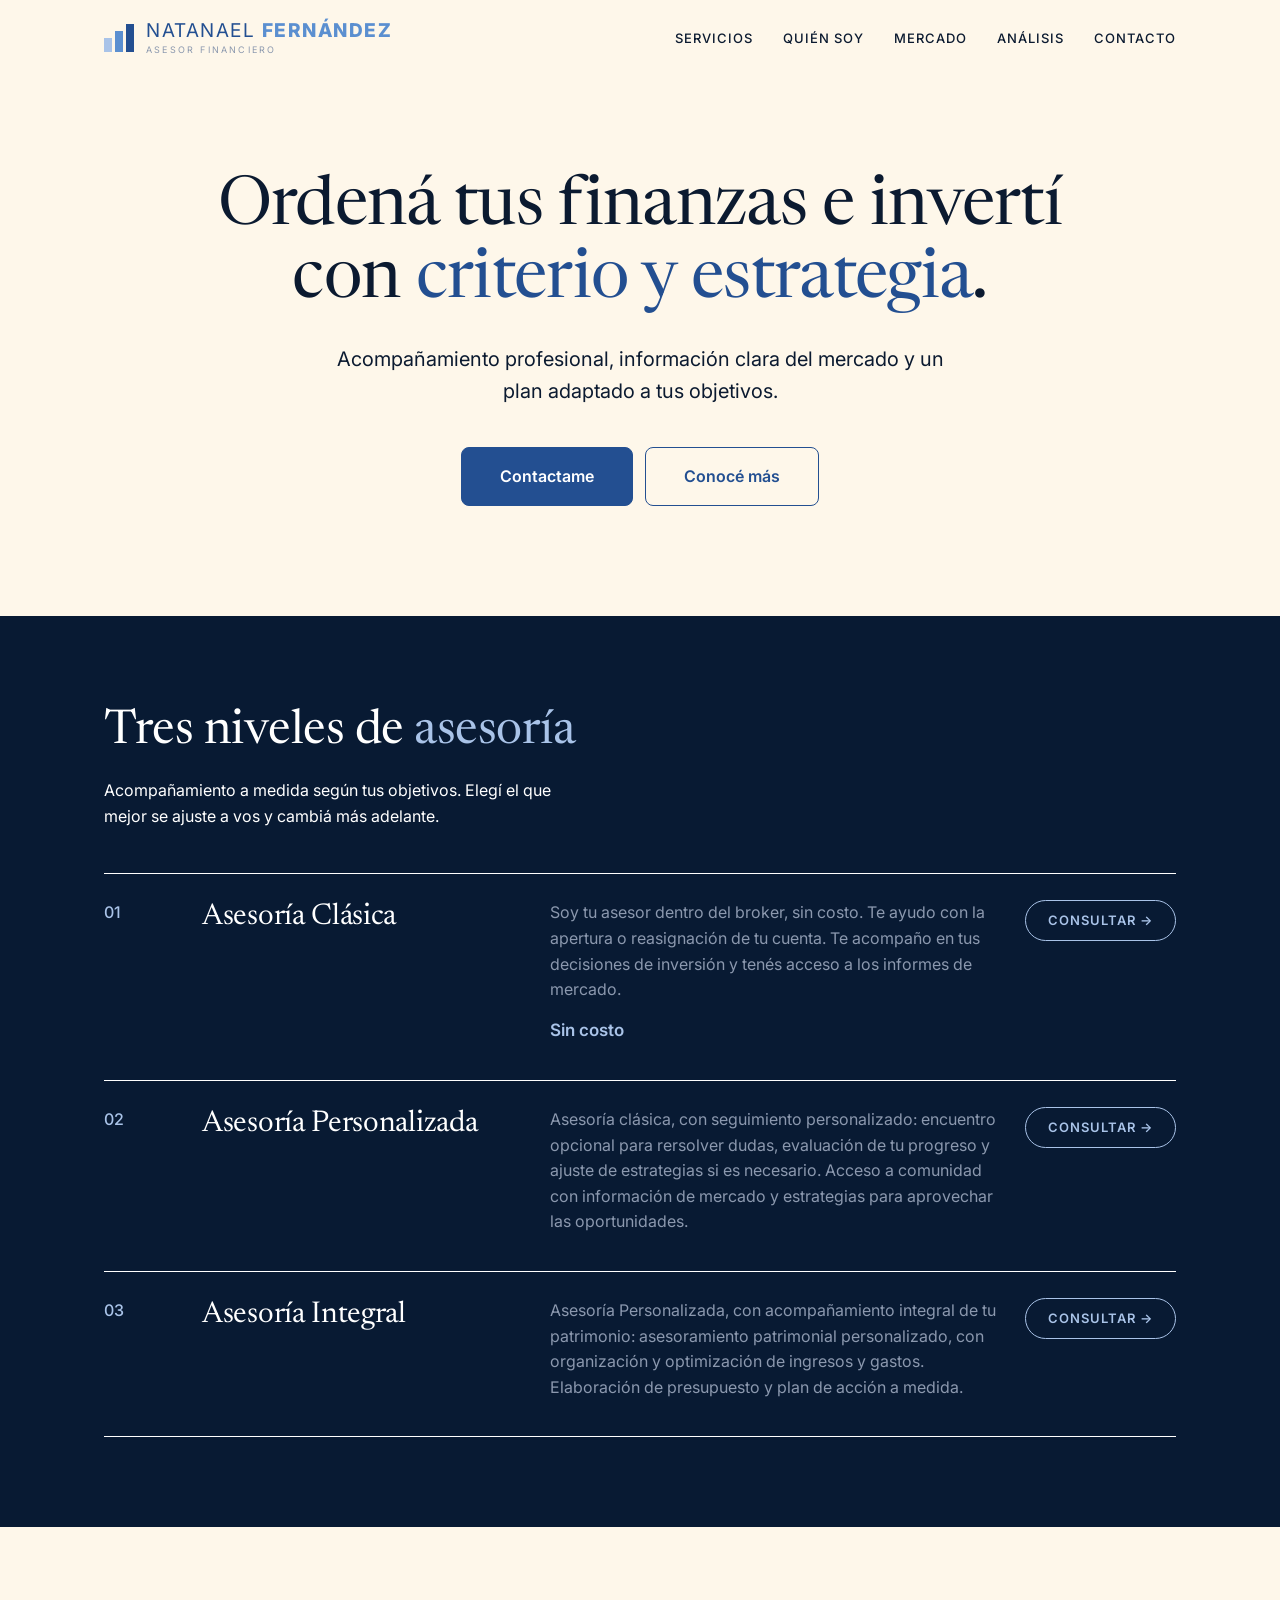
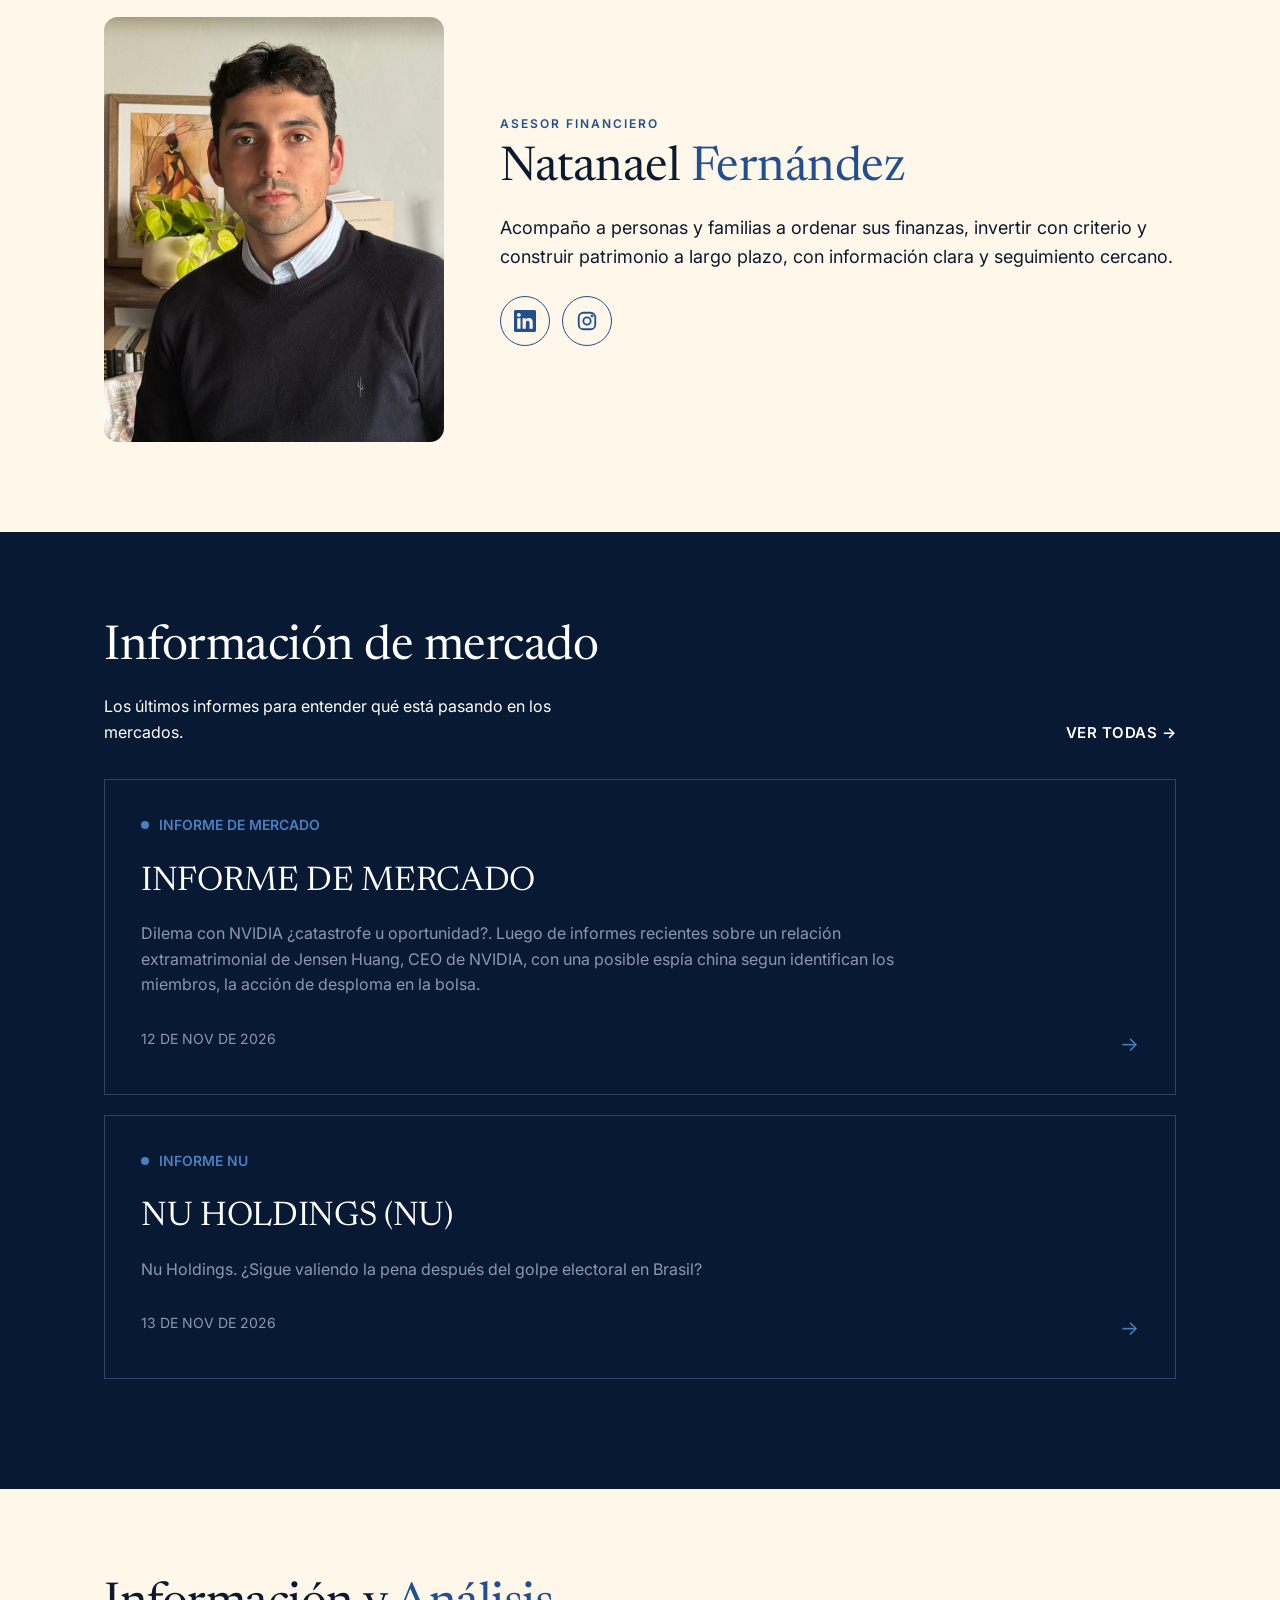
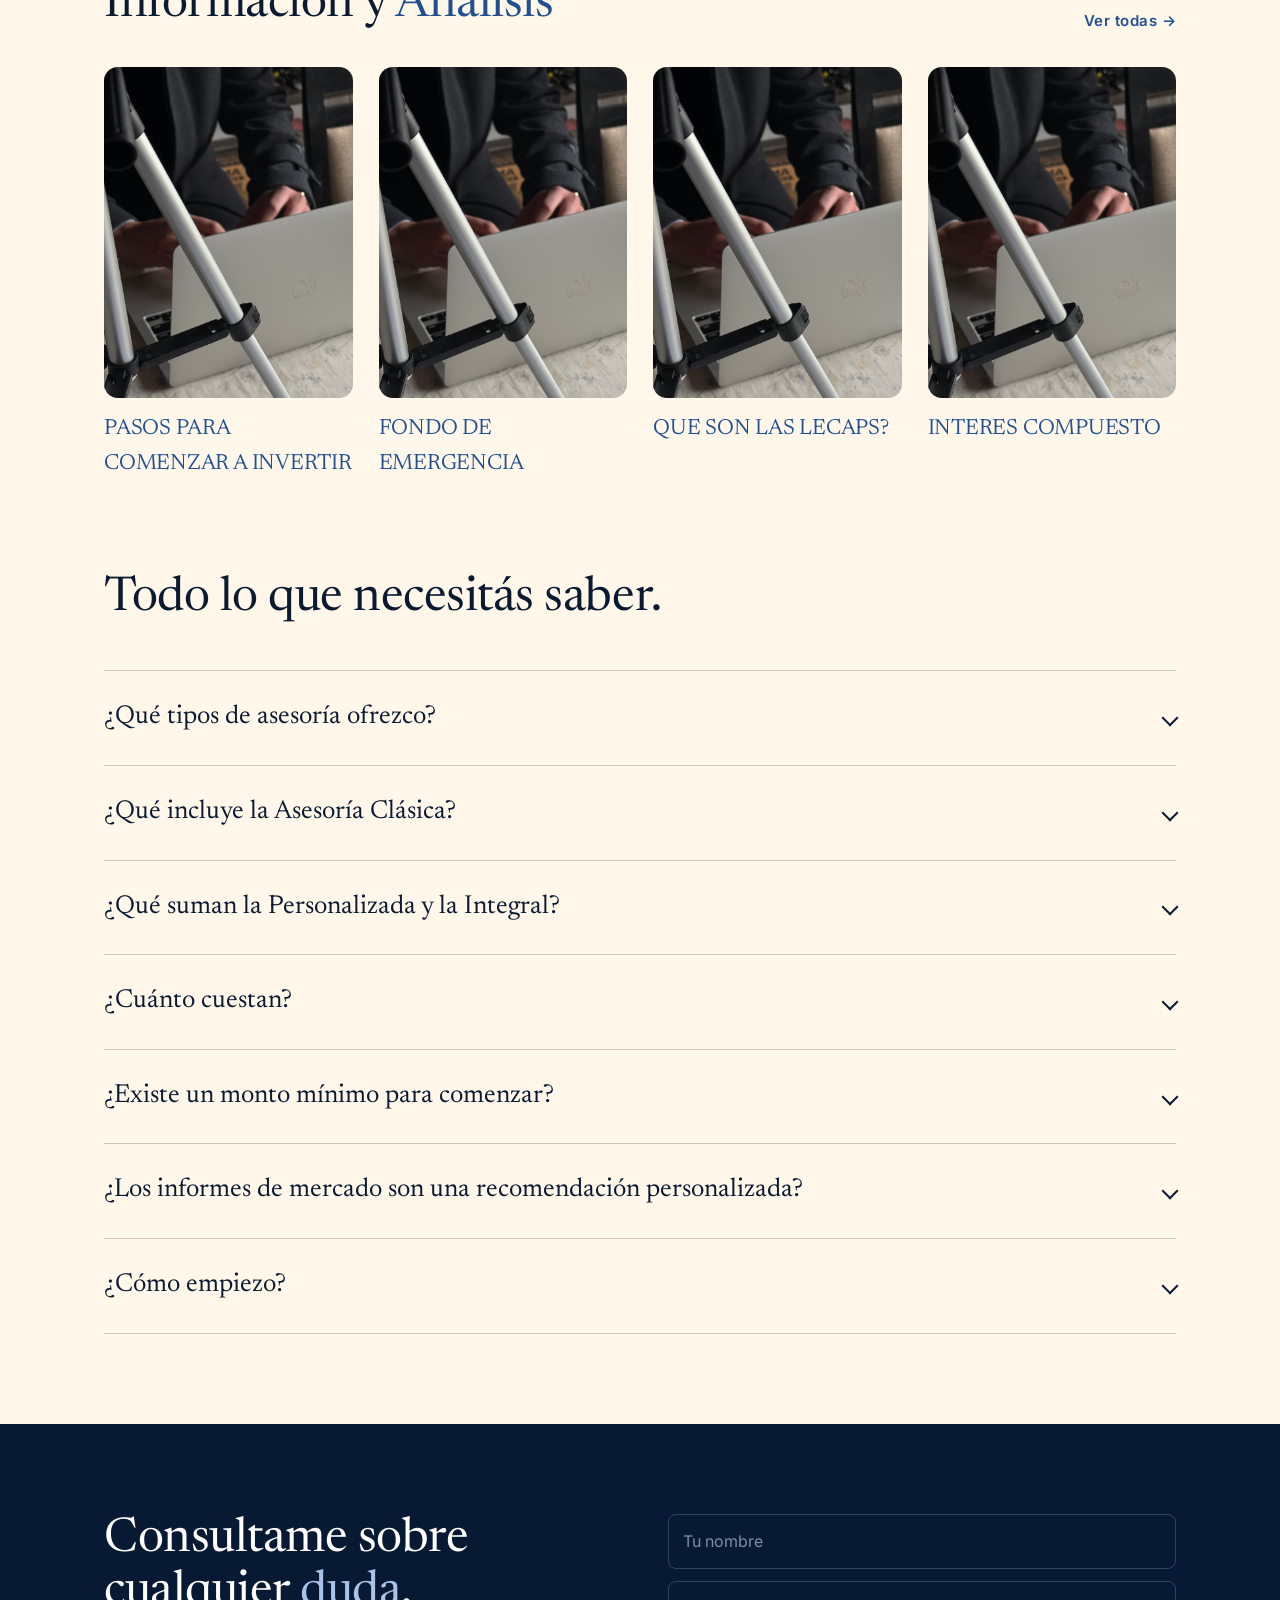
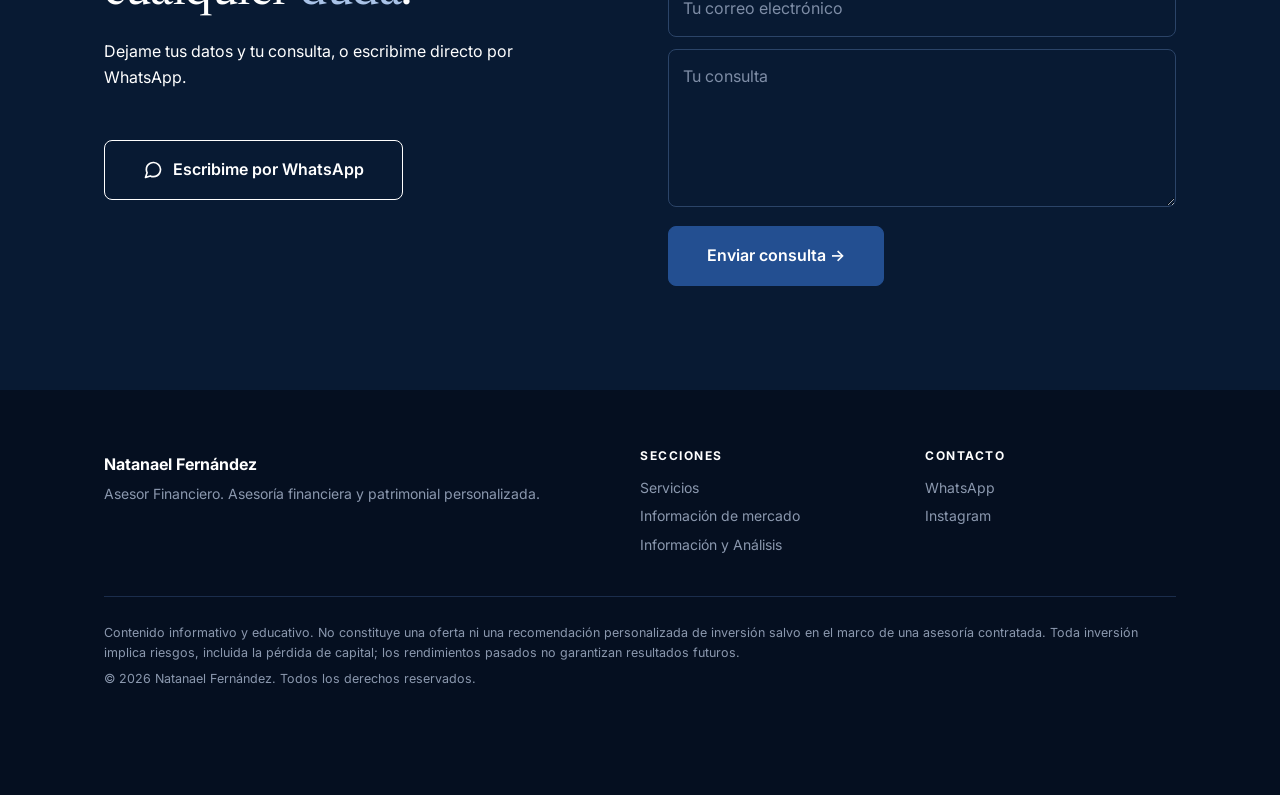
<file: index.html>
<!DOCTYPE html>
<html lang="es"><head><title>Natanael Fernández | Asesor Financiero</title><meta charset="utf-8"><meta name="viewport" content="width=device-width, initial-scale=1"><meta name="description" content="Asesoría financiera y patrimonial personalizada. Informes de mercado y análisis."><link rel="preconnect" href="https://fonts.googleapis.com"><link rel="preconnect" href="https://fonts.gstatic.com" crossorigin><link href="https://fonts.googleapis.com/css2?family=Inter:wght@400;500;600;700;800&family=Newsreader:opsz,wght@6..72,400&display=swap" rel="stylesheet"><script>document.write('<link rel="stylesheet" href="estilos.css?v='+Date.now()+'">')</script></head>
<body>
<header id="hd"></header>

<div class="hero"><div class="w">
<h1>Ordená tus finanzas e invertí con <em>criterio y estrategia</em>.</h1>
<p>Acompañamiento profesional, información clara del mercado y un plan adaptado a tus objetivos.</p>
<a class="btn" href="#contacto">Contactame</a><a class="btn o" href="#servicios">Conocé más</a>
</div></div>

<section class="dk" id="servicios"><div class="w">
<h2>Tres niveles de <em>asesoría</em></h2>
<p class="lead">Acompañamiento a medida según tus objetivos. Elegí el que mejor se ajuste a vos y cambiá más adelante.</p>
<!-- ✏️ PRECIOS: se cambian en datos.js (bloque PRECIOS), no acá. -->
<!-- ✏️ EDITABLE: cada bloque .sv es una asesoría. Cambiá el título (h3), el texto (p) y el nombre que viaja en el mensaje de WhatsApp (data-a) -->
<div class="sv"><span class="n">01</span><a class="tg" data-a="la Asesoría Clásica">Consultar →</a><h3>Asesoría Clásica</h3><p>Soy tu asesor dentro del broker, sin costo. Te ayudo con la apertura o reasignación de tu cuenta. Te acompaño en tus decisiones de inversión y tenés acceso a los informes de mercado.<span class="pr" data-p="clasica"></span></p></div>
<div class="sv"><span class="n">02</span><a class="tg" data-a="la Asesoría Personalizada">Consultar →</a><h3>Asesoría Personalizada</h3><p>Asesoría clásica, con seguimiento personalizado: encuentro opcional para rersolver dudas, evaluación de tu progreso y ajuste de estrategias si es necesario. Acceso a comunidad con información de mercado y estrategias para aprovechar las oportunidades.<span class="pr" data-p="personalizada"></span><span id="pay"></span></p></div>
<div class="sv"><span class="n">03</span><a class="tg" data-a="la Asesoría Integral">Consultar →</a><h3>Asesoría Integral</h3><p>Asesoría Personalizada, con acompañamiento integral de tu patrimonio: asesoramiento patrimonial personalizado, con organización y optimización de ingresos y gastos. Elaboración de presupuesto y plan de acción a medida.<span class="pr" data-p="integral"></span></p></div>
</div></section>

<section class="cr" id="quien"><div class="w me">
<div class="ph" style="background-image:url(foto.jpg)" role="img" aria-label="Natanael Fernández, asesor financiero"></div>
<div>
<div class="role">Asesor Financiero</div>
<h2 style="margin-top:10px">Natanael <em>Fernández</em></h2>
<!-- ✏️ EDITABLE: tu presentación; podés sumar experiencia, formación o matrícula (CNV) -->
<p style="font-size:18px;margin:0 0 24px">Acompaño a personas y familias a ordenar sus finanzas, invertir con criterio y construir patrimonio a largo plazo, con información clara y seguimiento cercano.</p>
<div class="soc" id="soc"></div>
</div></div></section>

<section class="dk" id="mercado"><div class="w">
<div class="sh"><div><h2>Información de mercado</h2><p class="lead" style="margin:0">Los últimos informes para entender qué está pasando en los mercados.</p></div><a class="va" href="mercados.html">Ver todas →</a></div>
<div id="mk"></div>
</div></section>

<section class="cr" id="analisis"><div class="w">
<div class="sh"><h2 style="margin:0">Información y <em>Análisis</em></h2><a class="va" href="analisis.html">Ver todas →</a></div>
<div class="vg" id="vh"></div>
</div></section>

<section class="cr" style="padding-top:0"><div class="w">
<h2>Todo lo que necesitás saber.</h2><p class="lead"></p>
<!-- ✏️ EDITABLE: preguntas y respuestas -->
<details class="fq"><summary>¿Qué tipos de asesoría ofrezco?</summary><p>Tres niveles: Clásica, Personalizada e Integral. Podés empezar por el que mejor se ajuste a vos y cambiar más adelante.</p></details>
<details class="fq"><summary>¿Qué incluye la Asesoría Clásica?</summary><p>Soy tu asesor dentro del broker, sin costo. Incluye acompañamiento en tus decisiones de inversión y acceso a los informes de mercado.</p></details>
<details class="fq"><summary>¿Qué suman la Personalizada y la Integral?</summary><p>La Personalizada suma un encuentro opcional de hasta 1 hora, presencial o virtual, con evaluación de tu progreso y ajuste de estrategias si es necesario. Acceso a la comunidad exclusiva con información, estrategias y contenido educativo. La Integral suma asesoramiento patrimonial: organización y optimización de ingresos y gastos. Personalización patrimonial a medida.</p></details>
<details class="fq"><summary>¿Cuánto cuestan?</summary><p id="fqp">La Asesoría Clásica: sin costo. Asesoría Personalizada: suscripción mensual por beneficios. Asesoría Integral: se cotiza según tu situación. Para consultar o contratar, escribime por WhatsApp.</p></details>
<details class="fq"><summary>¿Existe un monto mínimo para comenzar?</summary><p>Depende de la asesoría que elijas y del tipo de cuenta que necesites. Analizo tu situación para definir la alternativa que mejor te quede.</p></details>
<details class="fq"><summary>¿Los informes de mercado son una recomendación personalizada?</summary><p>No. Son contenido informativo y educativo. Una recomendación personalizada solo se da en el marco de una asesoría contratada.</p></details>
<details class="fq"><summary>¿Cómo empiezo?</summary><p>Escribime por WhatsApp o dejá tus datos en el formulario de contacto. Conversamos para conocer tu situación, objetivos y perfil de riesgo, armamos tu estrategia y hacemos seguimiento.</p></details>
</div></section>

<section class="dk" id="contacto"><div class="w ct">
<div><h2>Consultame sobre cualquier <em>duda</em>.</h2><p class="lead">Dejame tus datos y tu consulta, o escribime directo por WhatsApp.</p><div id="wac"></div></div>
<form id="cf"><input name="nom" placeholder="Tu nombre" autocomplete="name" required><input name="email" type="email" placeholder="Tu correo electrónico" autocomplete="email" required><textarea name="msg" rows="5" placeholder="Tu consulta" required></textarea><input type="text" name="_gotcha" style="display:none" tabindex="-1" autocomplete="off"><input type="hidden" name="_subject" value="Nueva consulta desde la web"><button class="btn" type="submit" style="margin:0">Enviar consulta →</button><p id="fm" class="mu" role="status" style="margin:14px 0 0"></p></form>
</div></section>

<footer id="ft"></footer>
<script>var v=Date.now();document.write('<script src="datos.js?v='+v+'"><\/script><script src="app.js?v='+v+'"><\/script>')</script>
</body></html>
</file>
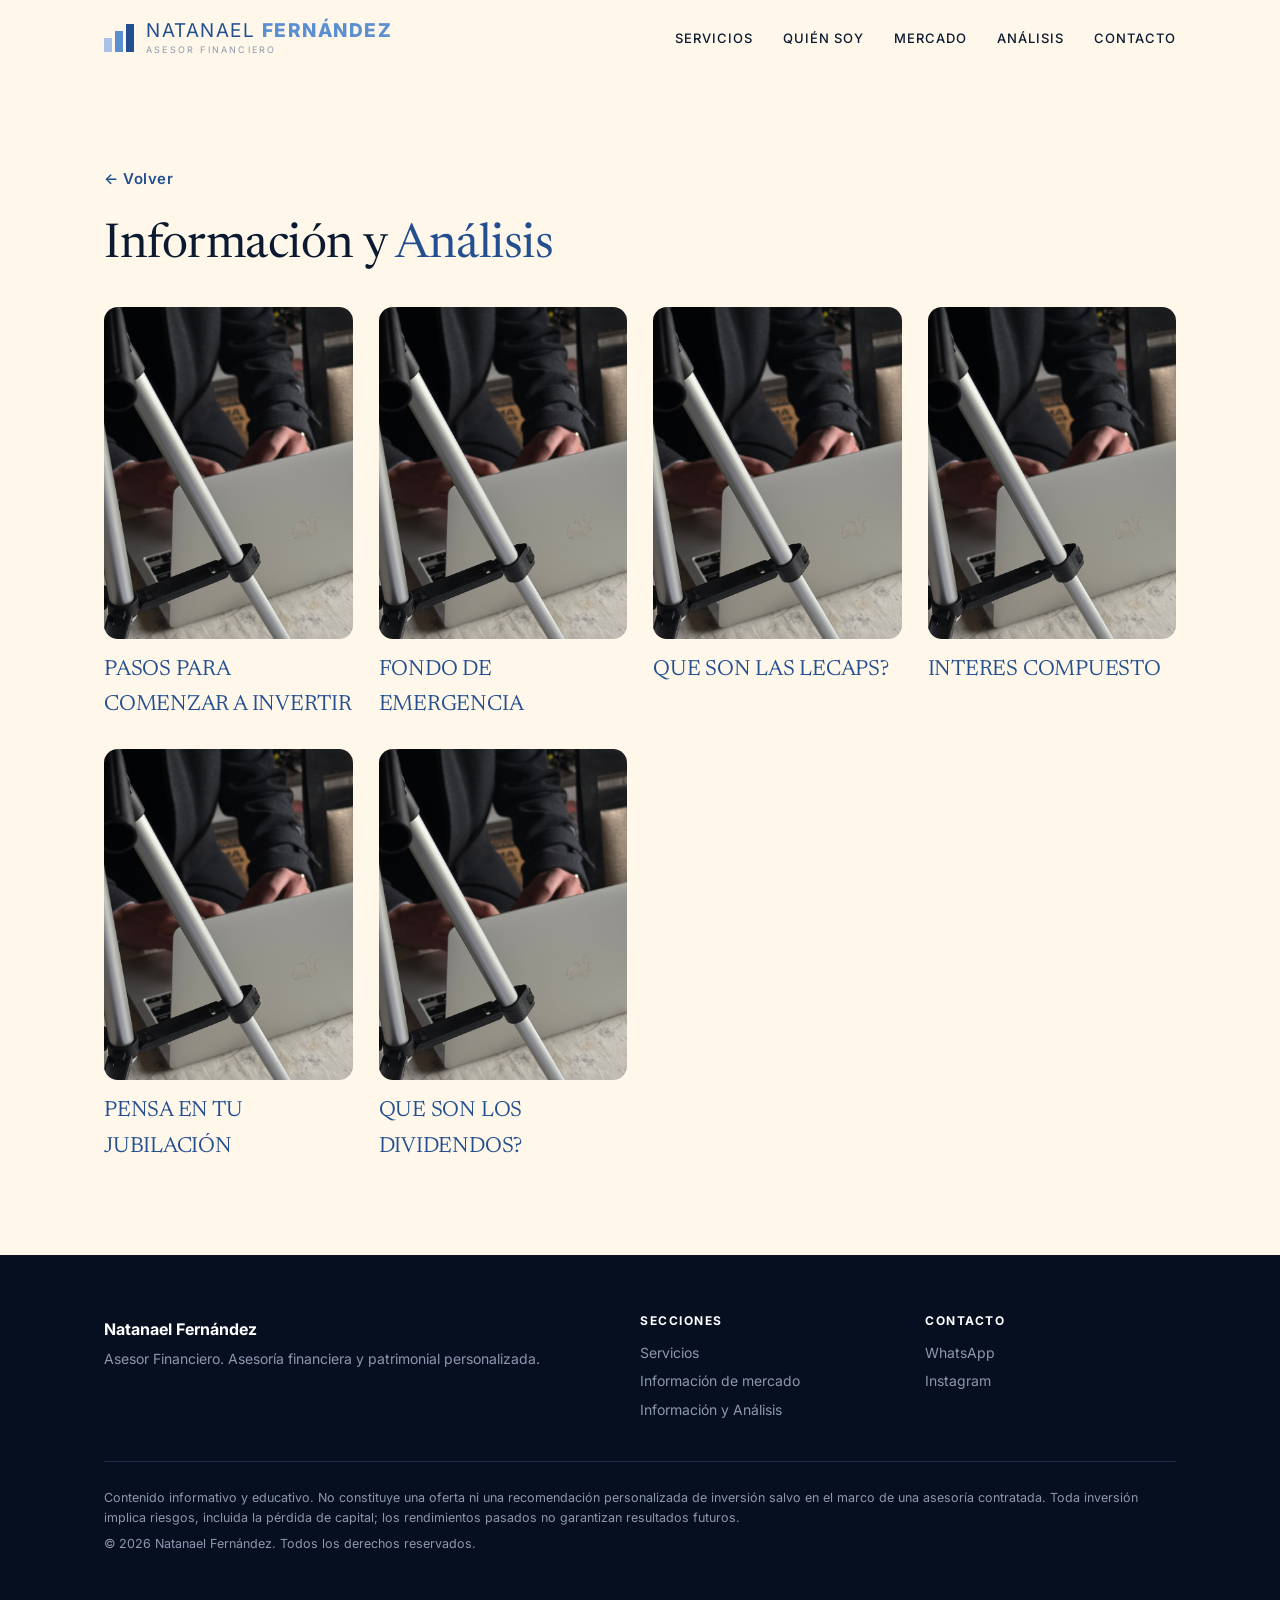
<file: analisis.html>
<!DOCTYPE html>
<html lang="es"><head><title>Información y Análisis | Natanael Fernández</title><meta charset="utf-8"><meta name="viewport" content="width=device-width, initial-scale=1"><meta name="description" content="Asesoría financiera y patrimonial personalizada. Informes de mercado y análisis."><link rel="preconnect" href="https://fonts.googleapis.com"><link rel="preconnect" href="https://fonts.gstatic.com" crossorigin><link href="https://fonts.googleapis.com/css2?family=Inter:wght@400;500;600;700;800&family=Newsreader:opsz,wght@6..72,400&display=swap" rel="stylesheet"><script>document.write('<link rel="stylesheet" href="estilos.css?v='+Date.now()+'">')</script></head>
<body>
<header id="hd"></header>
<main class="cr" style="min-height:75vh"><div class="w">
<a class="va" href="index.html#analisis">← Volver</a>
<h2 style="margin:28px 0 34px">Información y <em>Análisis</em></h2>
<div class="vg" id="vall"></div>
</div></main>
<footer id="ft"></footer>
<script>var v=Date.now();document.write('<script src="datos.js?v='+v+'"><\/script><script src="app.js?v='+v+'"><\/script>')</script>
</body></html>
</file>
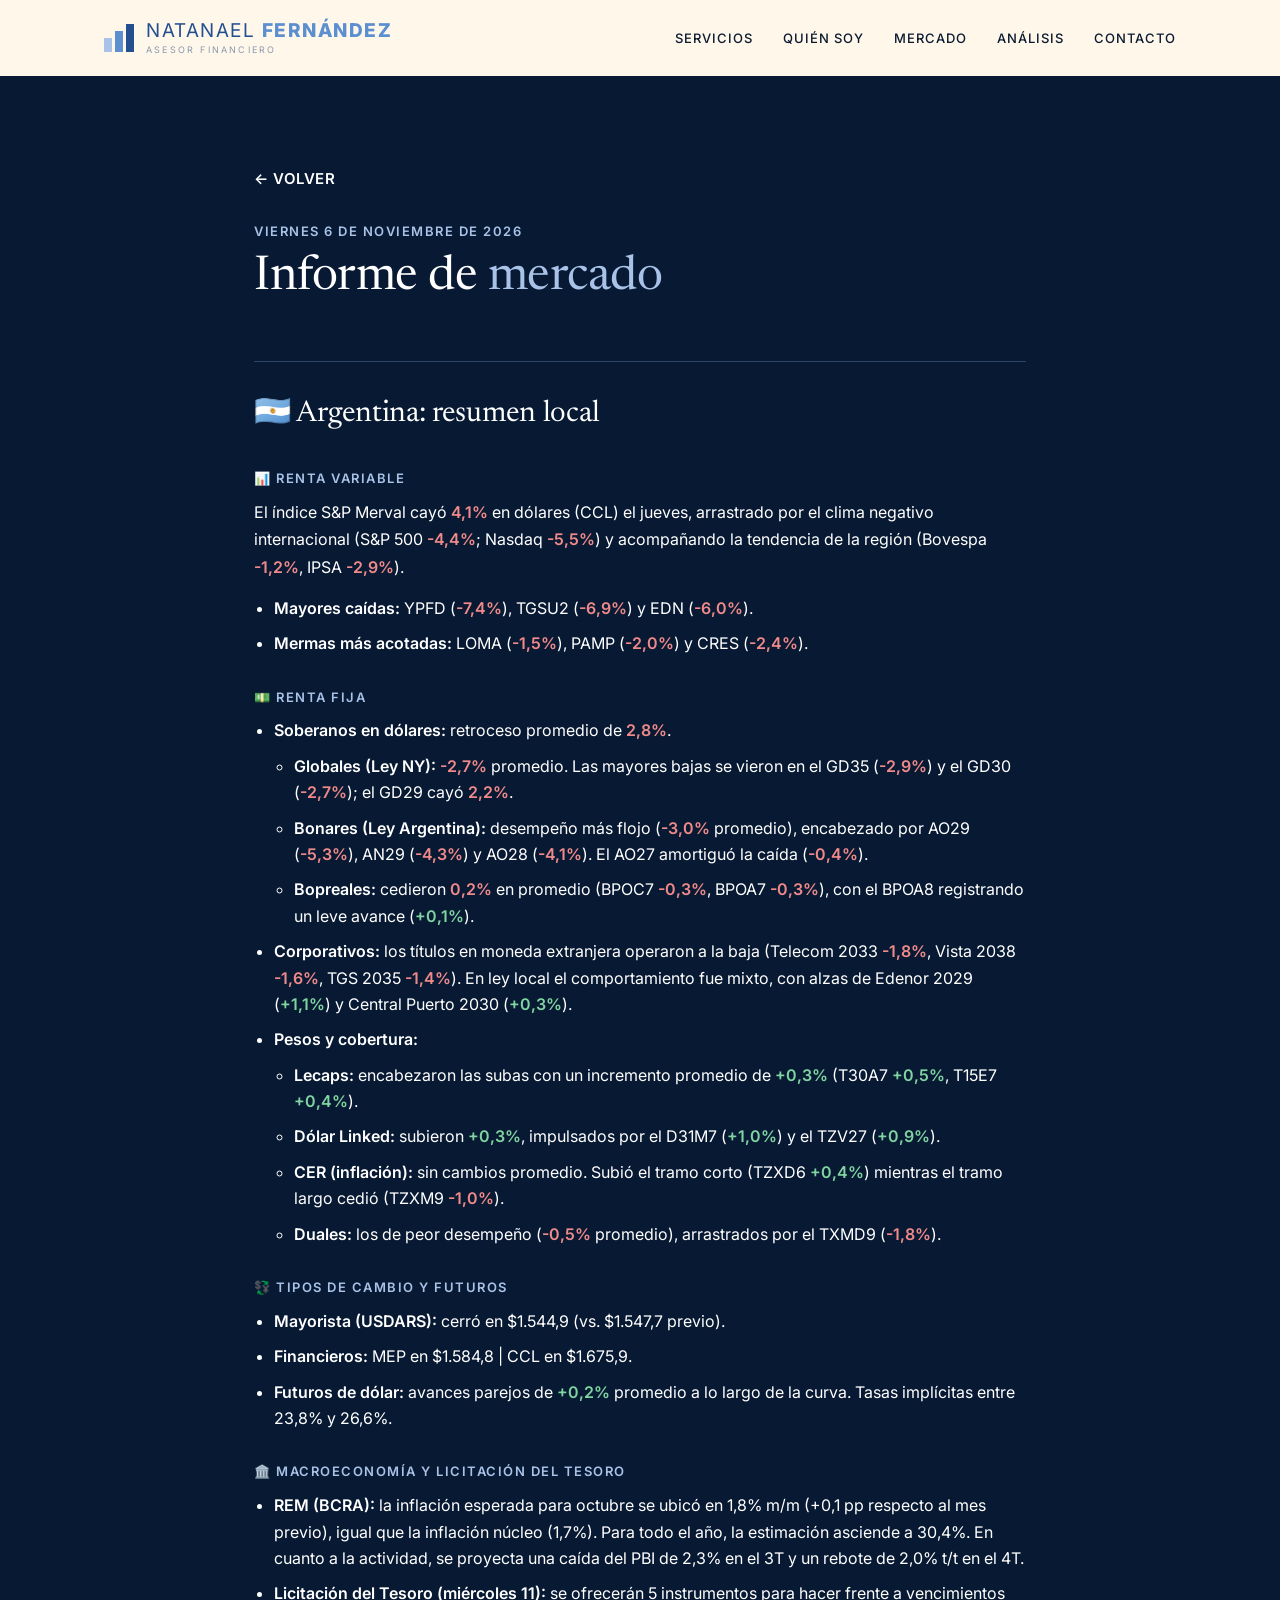
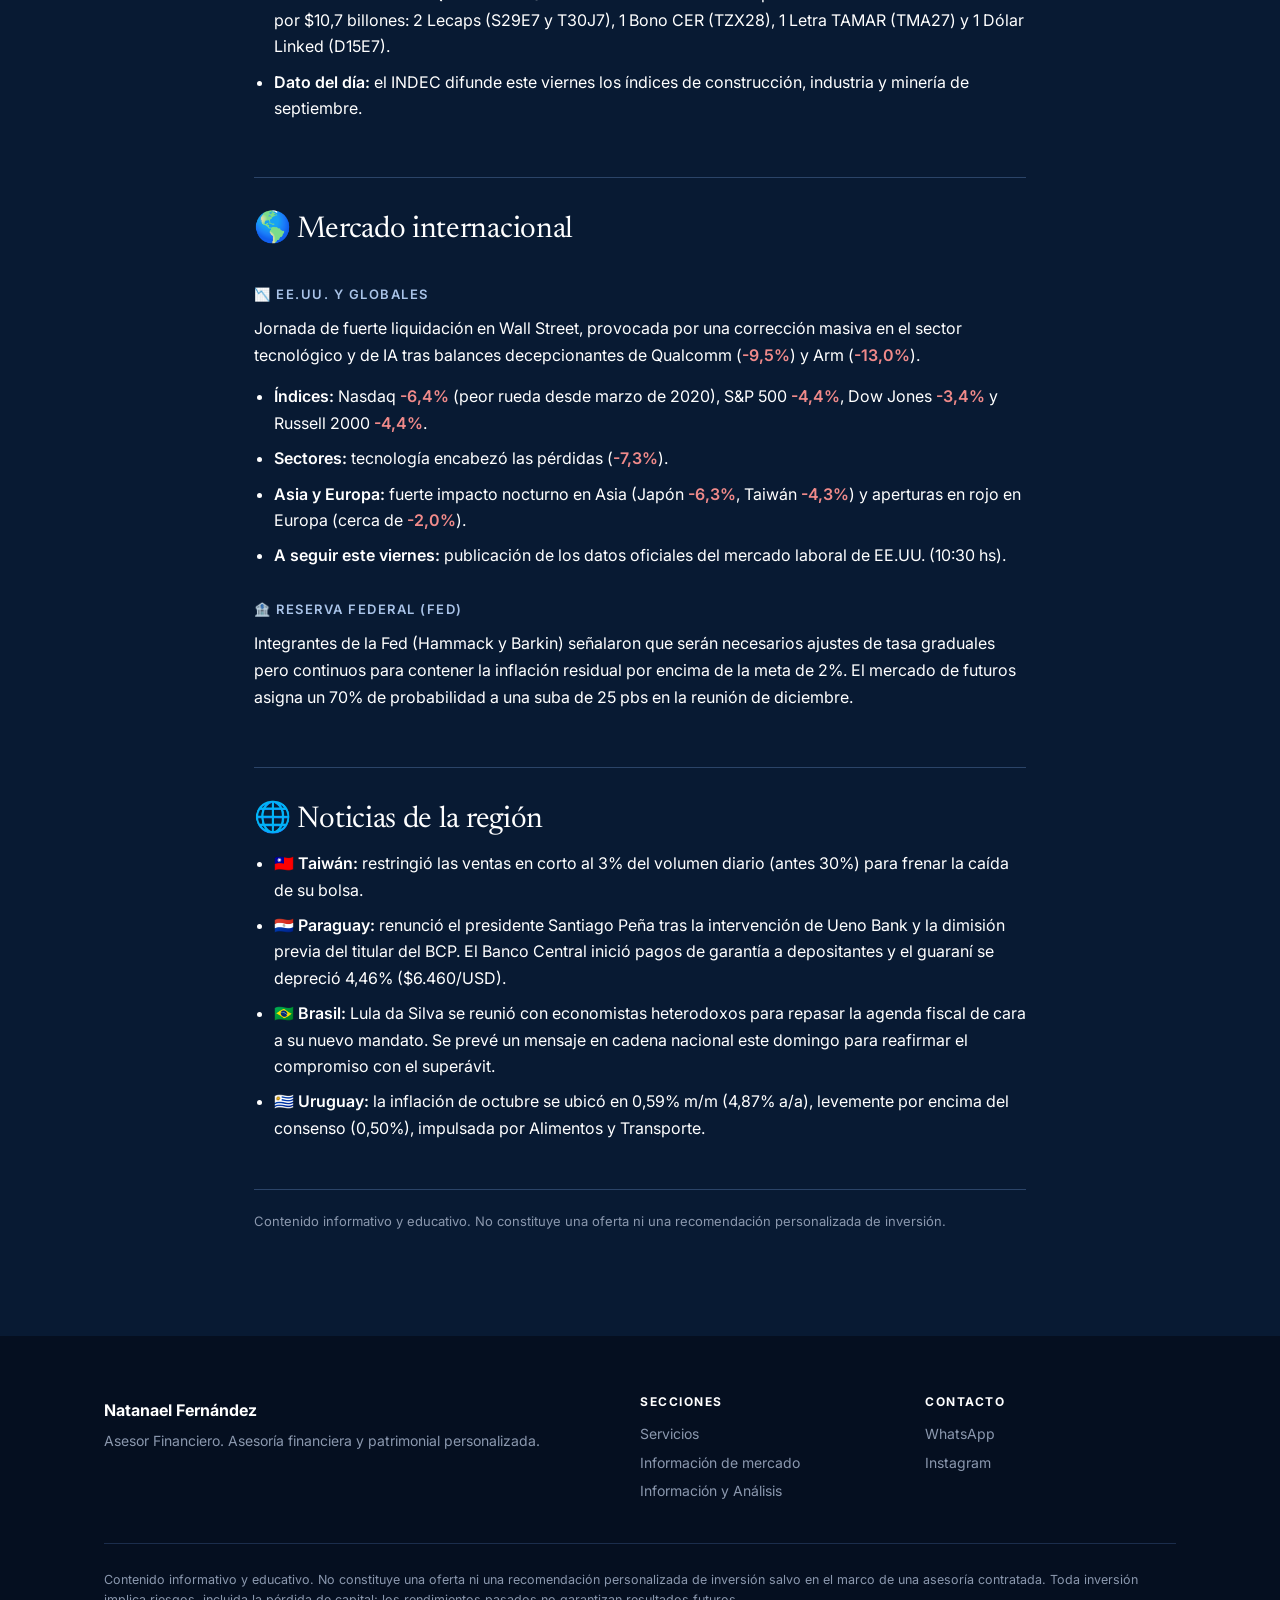
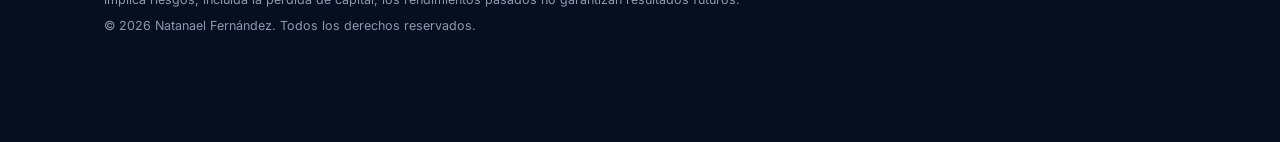
<file: informe-2026-11-06.html>
<!DOCTYPE html>
<html lang="es"><head><title>Informe de mercado | Natanael Fernández</title><meta charset="utf-8"><meta name="viewport" content="width=device-width, initial-scale=1"><meta name="description" content="Informe de mercado del viernes 6 de noviembre de 2026: Argentina, mercado internacional y Reserva Federal."><link rel="preconnect" href="https://fonts.googleapis.com"><link rel="preconnect" href="https://fonts.gstatic.com" crossorigin><link href="https://fonts.googleapis.com/css2?family=Inter:wght@400;500;600;700;800&family=Newsreader:opsz,wght@6..72,400&display=swap" rel="stylesheet"><script>document.write('<link rel="stylesheet" href="estilos.css?v='+Date.now()+'">')</script>
<style>
.inf{max-width:820px}
.inf .fecha{color:var(--lb);font-size:13px;font-weight:600;letter-spacing:1.5px;text-transform:uppercase;margin:0 0 10px}
.inf h2{margin:10px 0 40px}
.inf h3{font-size:30px;margin:56px 0 6px;padding-top:28px;border-top:1px solid #2b4468}
.inf h4{color:var(--lb);font-family:Inter,system-ui,sans-serif;font-size:13px;font-weight:600;letter-spacing:1.5px;text-transform:uppercase;margin:30px 0 10px}
.inf p{margin:0 0 14px;line-height:1.7}
.inf ul{margin:0 0 14px;padding-left:20px}
.inf li{margin-bottom:9px;line-height:1.65}
.inf ul ul{margin:9px 0 0}
.inf b{color:#fff;font-weight:600}
.inf .neg{color:#f08a8a;font-weight:600;white-space:nowrap}
.inf .pos{color:#7fd4a1;font-weight:600;white-space:nowrap}
.inf .nota{margin-top:48px;padding-top:20px;border-top:1px solid #2b4468;color:var(--mu);font-size:13px}
</style></head>
<body>
<header id="hd"></header>
<main class="dk" style="min-height:75vh"><div class="w inf">
<a class="va" href="mercados.html">← Volver</a>
<p class="fecha" style="margin-top:28px">Viernes 6 de noviembre de 2026</p>
<h2>Informe de <em>mercado</em></h2>

<h3>🇦🇷 Argentina: resumen local</h3>

<h4>📊 Renta variable</h4>
<p>El índice S&amp;P Merval cayó <span class="neg">4,1%</span> en dólares (CCL) el jueves, arrastrado por el clima negativo internacional (S&amp;P 500 <span class="neg">-4,4%</span>; Nasdaq <span class="neg">-5,5%</span>) y acompañando la tendencia de la región (Bovespa <span class="neg">-1,2%</span>, IPSA <span class="neg">-2,9%</span>).</p>
<ul>
<li><b>Mayores caídas:</b> YPFD (<span class="neg">-7,4%</span>), TGSU2 (<span class="neg">-6,9%</span>) y EDN (<span class="neg">-6,0%</span>).</li>
<li><b>Mermas más acotadas:</b> LOMA (<span class="neg">-1,5%</span>), PAMP (<span class="neg">-2,0%</span>) y CRES (<span class="neg">-2,4%</span>).</li>
</ul>

<h4>💵 Renta fija</h4>
<ul>
<li><b>Soberanos en dólares:</b> retroceso promedio de <span class="neg">2,8%</span>.
<ul>
<li><b>Globales (Ley NY):</b> <span class="neg">-2,7%</span> promedio. Las mayores bajas se vieron en el GD35 (<span class="neg">-2,9%</span>) y el GD30 (<span class="neg">-2,7%</span>); el GD29 cayó <span class="neg">2,2%</span>.</li>
<li><b>Bonares (Ley Argentina):</b> desempeño más flojo (<span class="neg">-3,0%</span> promedio), encabezado por AO29 (<span class="neg">-5,3%</span>), AN29 (<span class="neg">-4,3%</span>) y AO28 (<span class="neg">-4,1%</span>). El AO27 amortiguó la caída (<span class="neg">-0,4%</span>).</li>
<li><b>Bopreales:</b> cedieron <span class="neg">0,2%</span> en promedio (BPOC7 <span class="neg">-0,3%</span>, BPOA7 <span class="neg">-0,3%</span>), con el BPOA8 registrando un leve avance (<span class="pos">+0,1%</span>).</li>
</ul></li>
<li><b>Corporativos:</b> los títulos en moneda extranjera operaron a la baja (Telecom 2033 <span class="neg">-1,8%</span>, Vista 2038 <span class="neg">-1,6%</span>, TGS 2035 <span class="neg">-1,4%</span>). En ley local el comportamiento fue mixto, con alzas de Edenor 2029 (<span class="pos">+1,1%</span>) y Central Puerto 2030 (<span class="pos">+0,3%</span>).</li>
<li><b>Pesos y cobertura:</b>
<ul>
<li><b>Lecaps:</b> encabezaron las subas con un incremento promedio de <span class="pos">+0,3%</span> (T30A7 <span class="pos">+0,5%</span>, T15E7 <span class="pos">+0,4%</span>).</li>
<li><b>Dólar Linked:</b> subieron <span class="pos">+0,3%</span>, impulsados por el D31M7 (<span class="pos">+1,0%</span>) y el TZV27 (<span class="pos">+0,9%</span>).</li>
<li><b>CER (inflación):</b> sin cambios promedio. Subió el tramo corto (TZXD6 <span class="pos">+0,4%</span>) mientras el tramo largo cedió (TZXM9 <span class="neg">-1,0%</span>).</li>
<li><b>Duales:</b> los de peor desempeño (<span class="neg">-0,5%</span> promedio), arrastrados por el TXMD9 (<span class="neg">-1,8%</span>).</li>
</ul></li>
</ul>

<h4>💱 Tipos de cambio y futuros</h4>
<ul>
<li><b>Mayorista (USDARS):</b> cerró en $1.544,9 (vs. $1.547,7 previo).</li>
<li><b>Financieros:</b> MEP en $1.584,8 | CCL en $1.675,9.</li>
<li><b>Futuros de dólar:</b> avances parejos de <span class="pos">+0,2%</span> promedio a lo largo de la curva. Tasas implícitas entre 23,8% y 26,6%.</li>
</ul>

<h4>🏛️ Macroeconomía y licitación del Tesoro</h4>
<ul>
<li><b>REM (BCRA):</b> la inflación esperada para octubre se ubicó en 1,8% m/m (+0,1 pp respecto al mes previo), igual que la inflación núcleo (1,7%). Para todo el año, la estimación asciende a 30,4%. En cuanto a la actividad, se proyecta una caída del PBI de 2,3% en el 3T y un rebote de 2,0% t/t en el 4T.</li>
<li><b>Licitación del Tesoro (miércoles 11):</b> se ofrecerán 5 instrumentos para hacer frente a vencimientos por $10,7 billones: 2 Lecaps (S29E7 y T30J7), 1 Bono CER (TZX28), 1 Letra TAMAR (TMA27) y 1 Dólar Linked (D15E7).</li>
<li><b>Dato del día:</b> el INDEC difunde este viernes los índices de construcción, industria y minería de septiembre.</li>
</ul>

<h3>🌎 Mercado internacional</h3>

<h4>📉 EE.UU. y globales</h4>
<p>Jornada de fuerte liquidación en Wall Street, provocada por una corrección masiva en el sector tecnológico y de IA tras balances decepcionantes de Qualcomm (<span class="neg">-9,5%</span>) y Arm (<span class="neg">-13,0%</span>).</p>
<ul>
<li><b>Índices:</b> Nasdaq <span class="neg">-6,4%</span> (peor rueda desde marzo de 2020), S&amp;P 500 <span class="neg">-4,4%</span>, Dow Jones <span class="neg">-3,4%</span> y Russell 2000 <span class="neg">-4,4%</span>.</li>
<li><b>Sectores:</b> tecnología encabezó las pérdidas (<span class="neg">-7,3%</span>).</li>
<li><b>Asia y Europa:</b> fuerte impacto nocturno en Asia (Japón <span class="neg">-6,3%</span>, Taiwán <span class="neg">-4,3%</span>) y aperturas en rojo en Europa (cerca de <span class="neg">-2,0%</span>).</li>
<li><b>A seguir este viernes:</b> publicación de los datos oficiales del mercado laboral de EE.UU. (10:30 hs).</li>
</ul>

<h4>🏦 Reserva Federal (Fed)</h4>
<p>Integrantes de la Fed (Hammack y Barkin) señalaron que serán necesarios ajustes de tasa graduales pero continuos para contener la inflación residual por encima de la meta de 2%. El mercado de futuros asigna un 70% de probabilidad a una suba de 25 pbs en la reunión de diciembre.</p>

<h3>🌐 Noticias de la región</h3>
<ul>
<li><b>🇹🇼 Taiwán:</b> restringió las ventas en corto al 3% del volumen diario (antes 30%) para frenar la caída de su bolsa.</li>
<li><b>🇵🇾 Paraguay:</b> renunció el presidente Santiago Peña tras la intervención de Ueno Bank y la dimisión previa del titular del BCP. El Banco Central inició pagos de garantía a depositantes y el guaraní se depreció 4,46% ($6.460/USD).</li>
<li><b>🇧🇷 Brasil:</b> Lula da Silva se reunió con economistas heterodoxos para repasar la agenda fiscal de cara a su nuevo mandato. Se prevé un mensaje en cadena nacional este domingo para reafirmar el compromiso con el superávit.</li>
<li><b>🇺🇾 Uruguay:</b> la inflación de octubre se ubicó en 0,59% m/m (4,87% a/a), levemente por encima del consenso (0,50%), impulsada por Alimentos y Transporte.</li>
</ul>

<p class="nota">Contenido informativo y educativo. No constituye una oferta ni una recomendación personalizada de inversión.</p>
</div></main>
<footer id="ft"></footer>
<script>var v=Date.now();document.write('<script src="datos.js?v='+v+'"><\/script><script src="app.js?v='+v+'"><\/script>')</script>
</body></html>
</file>
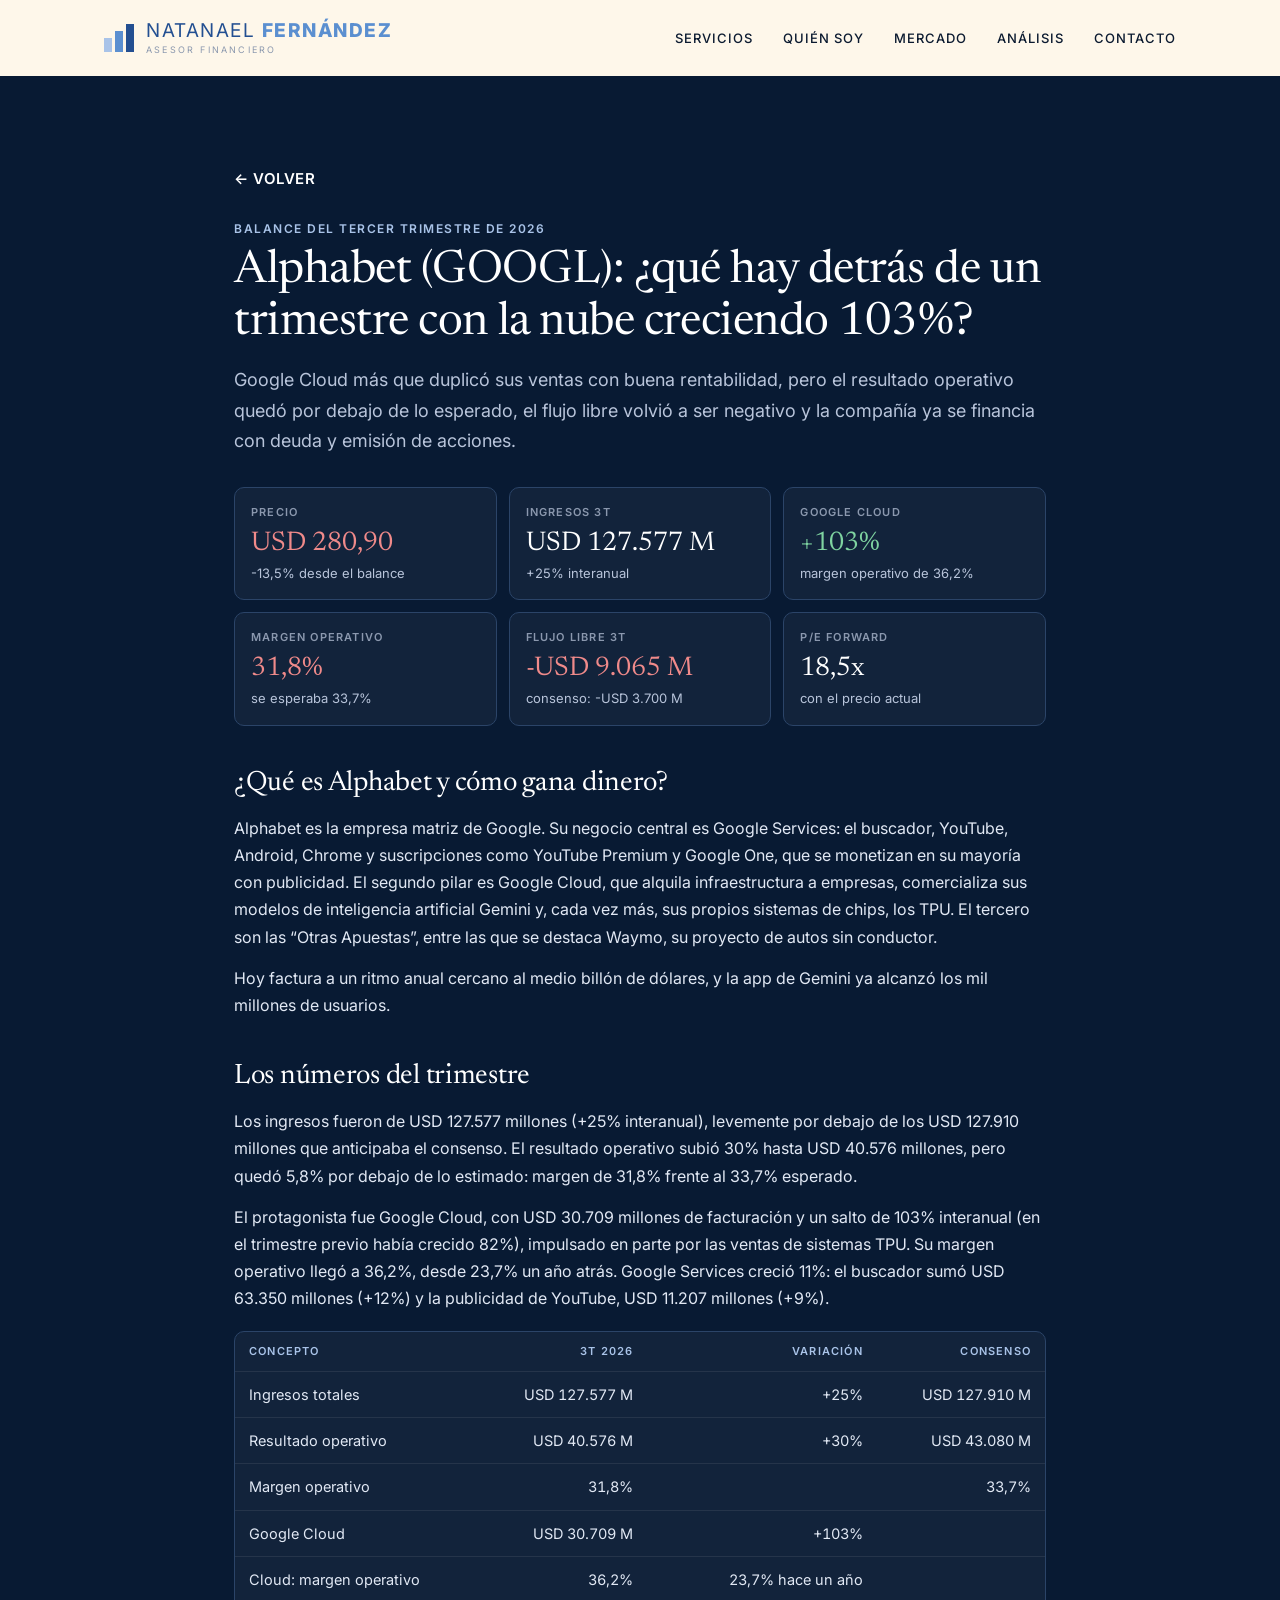
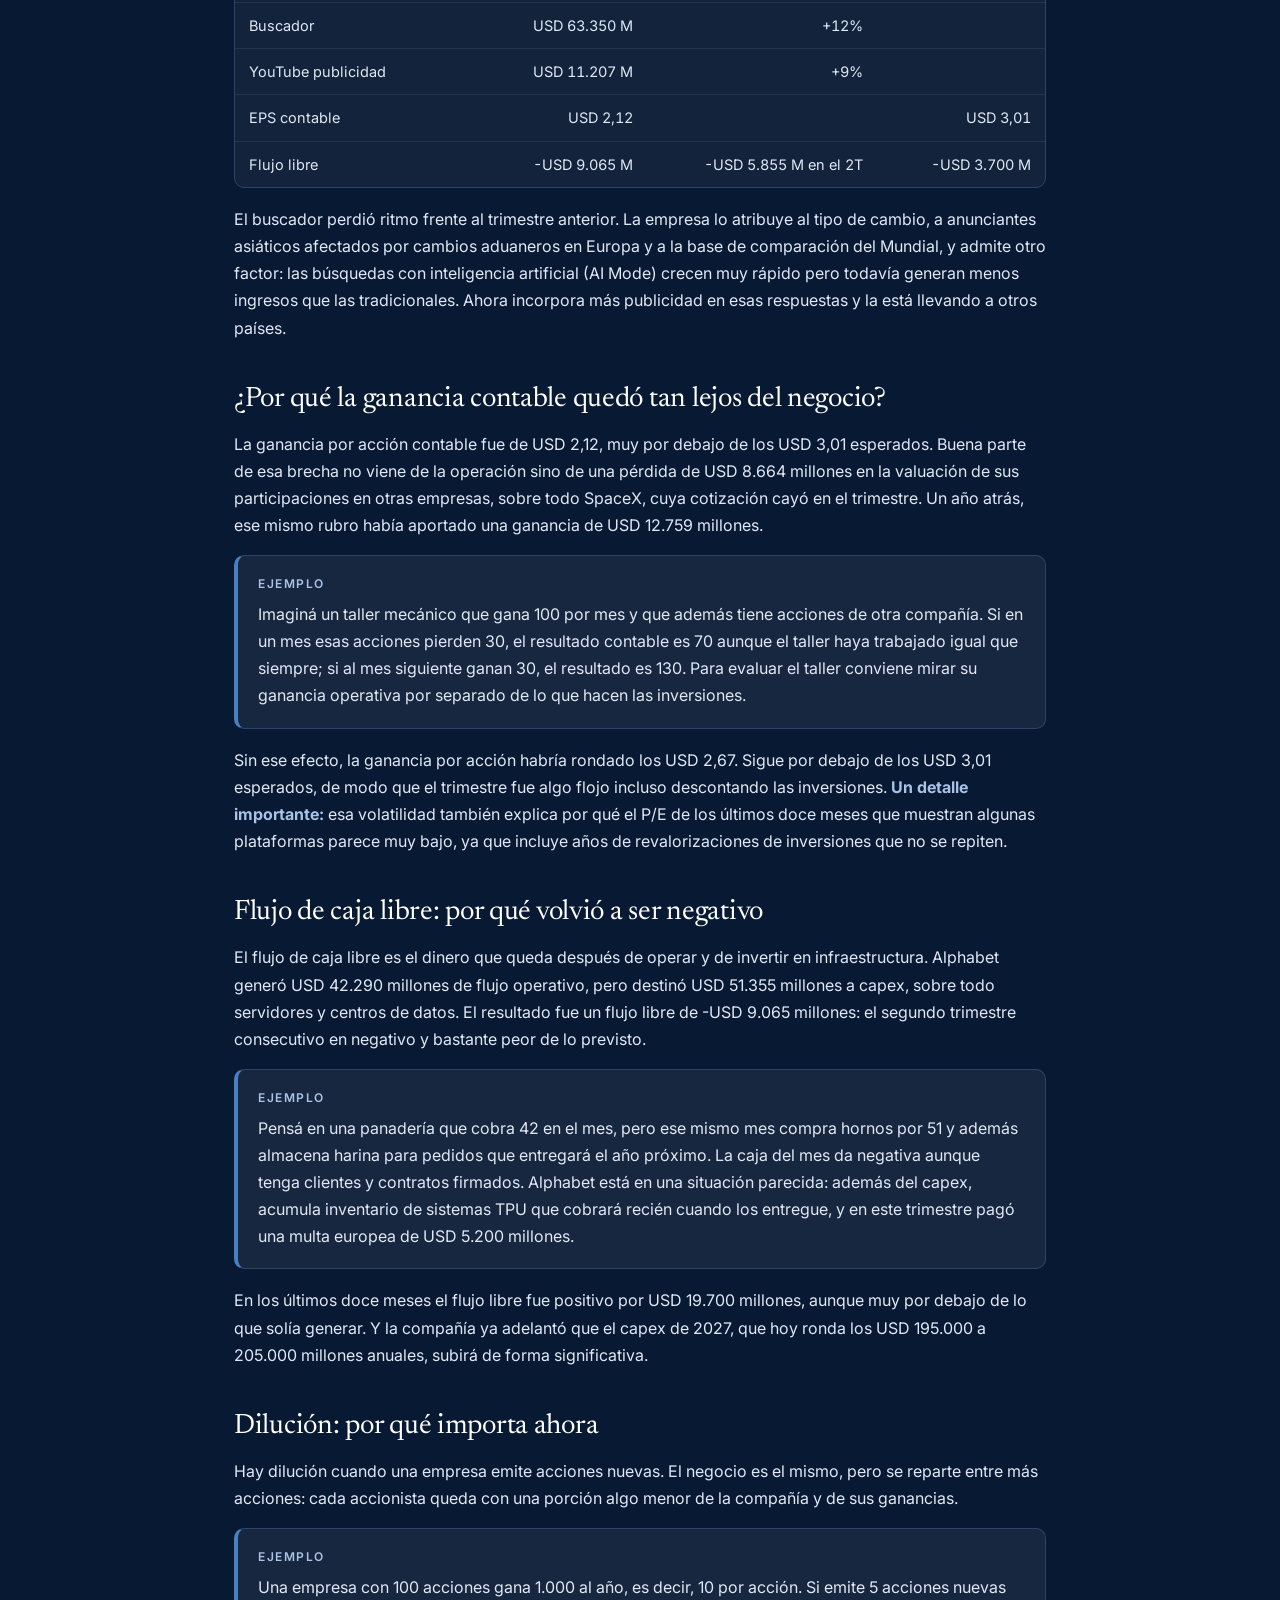
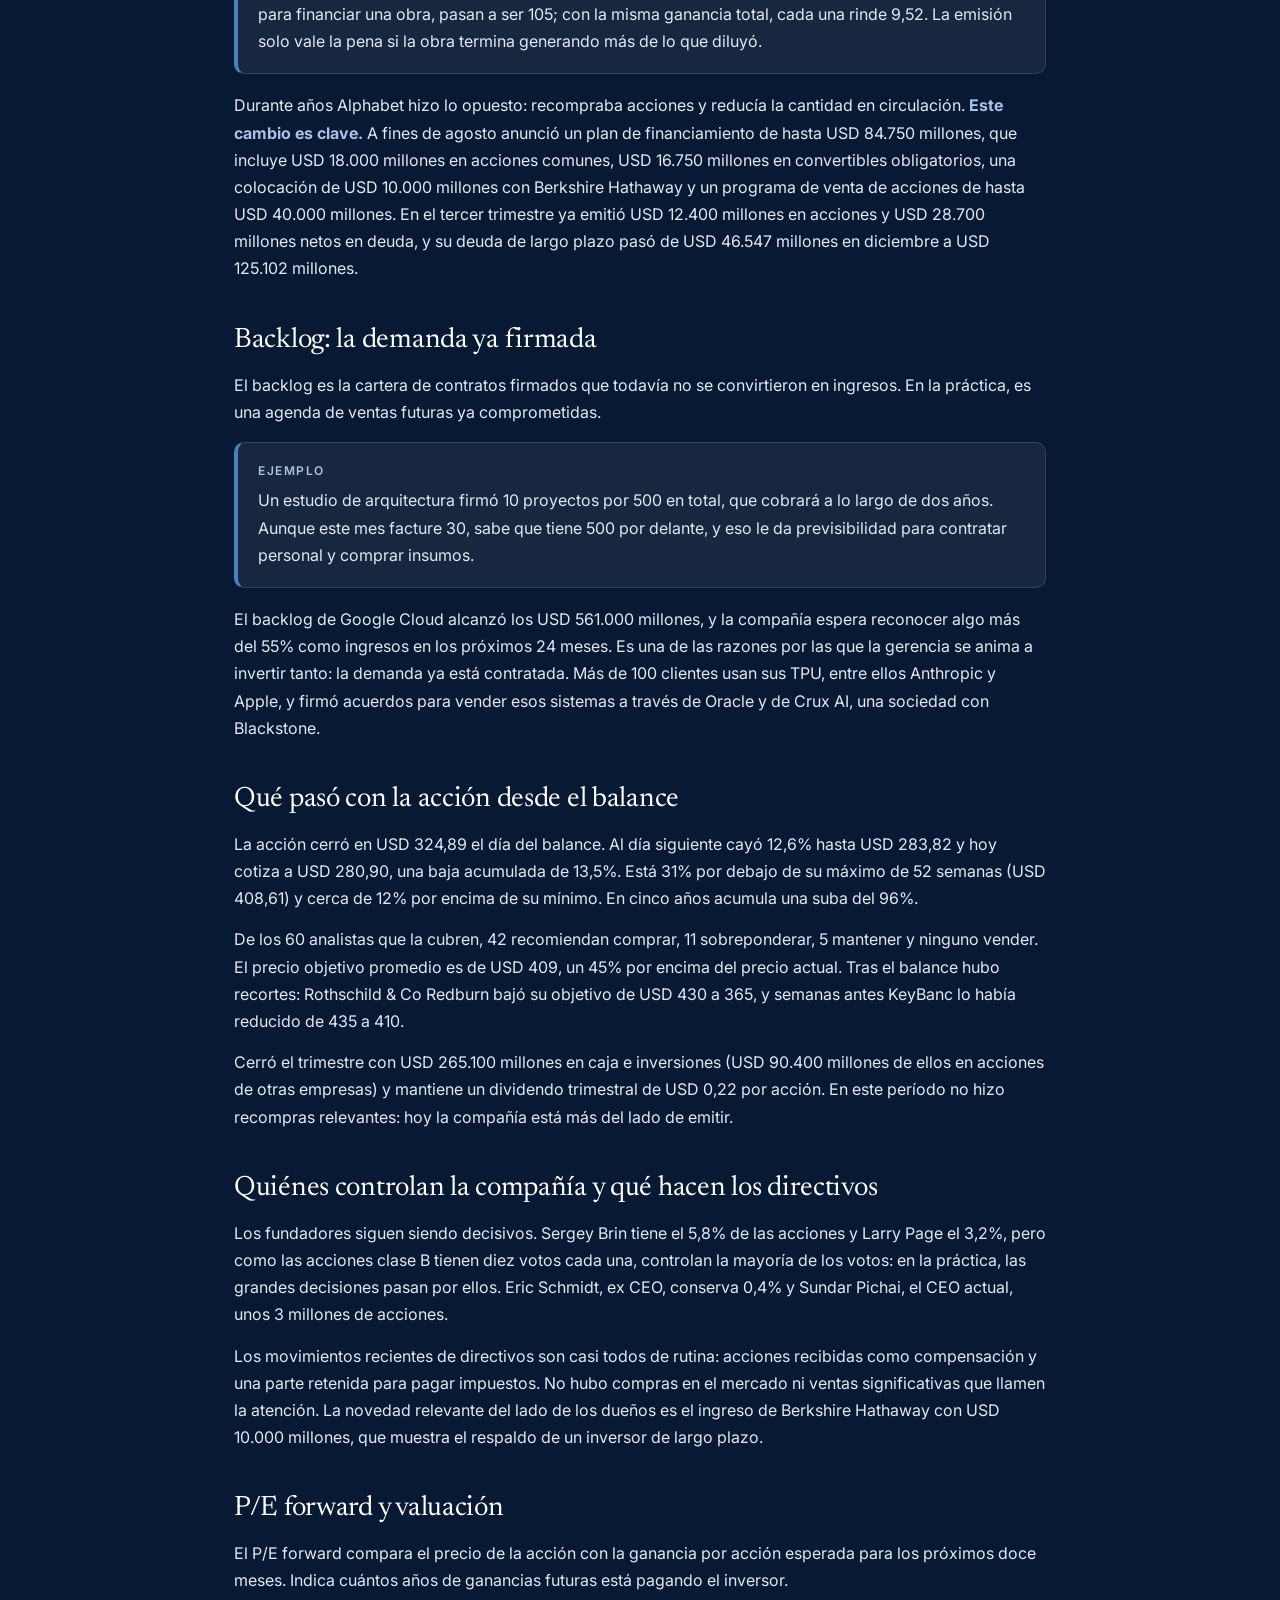
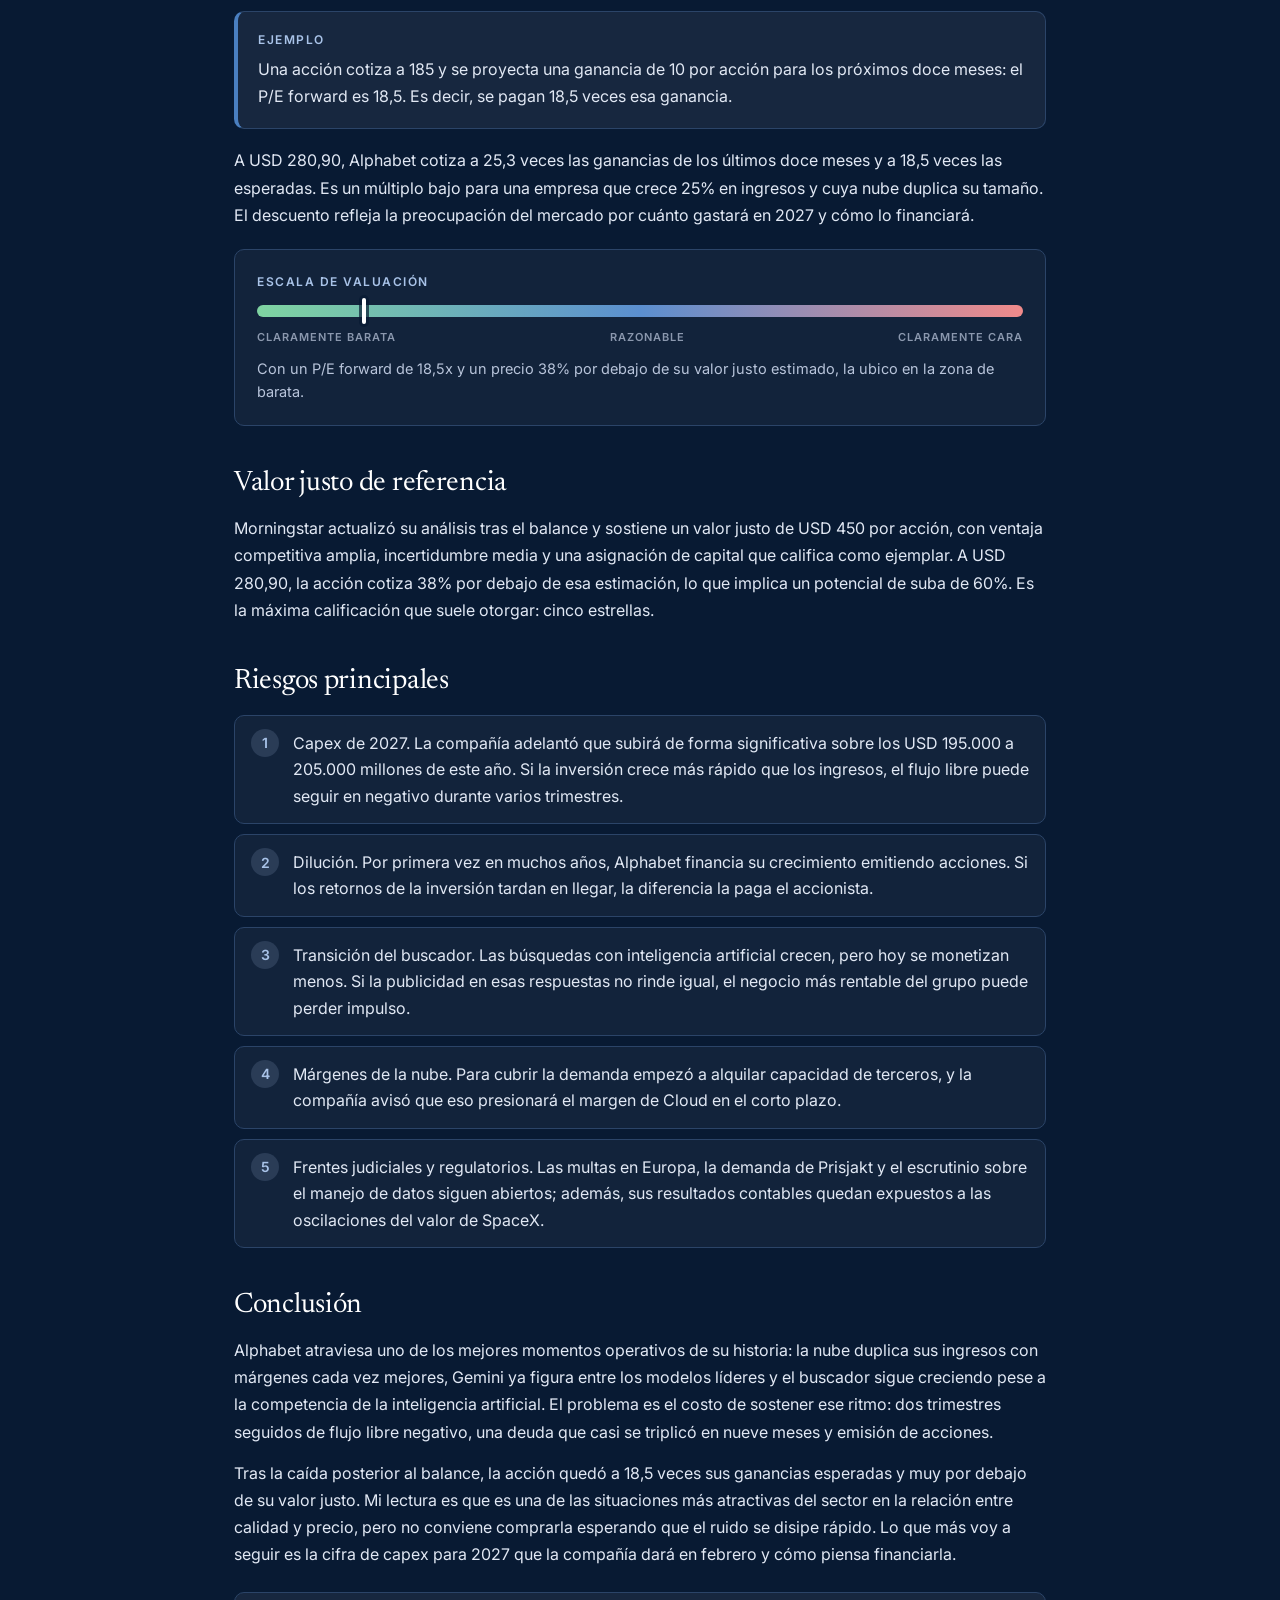
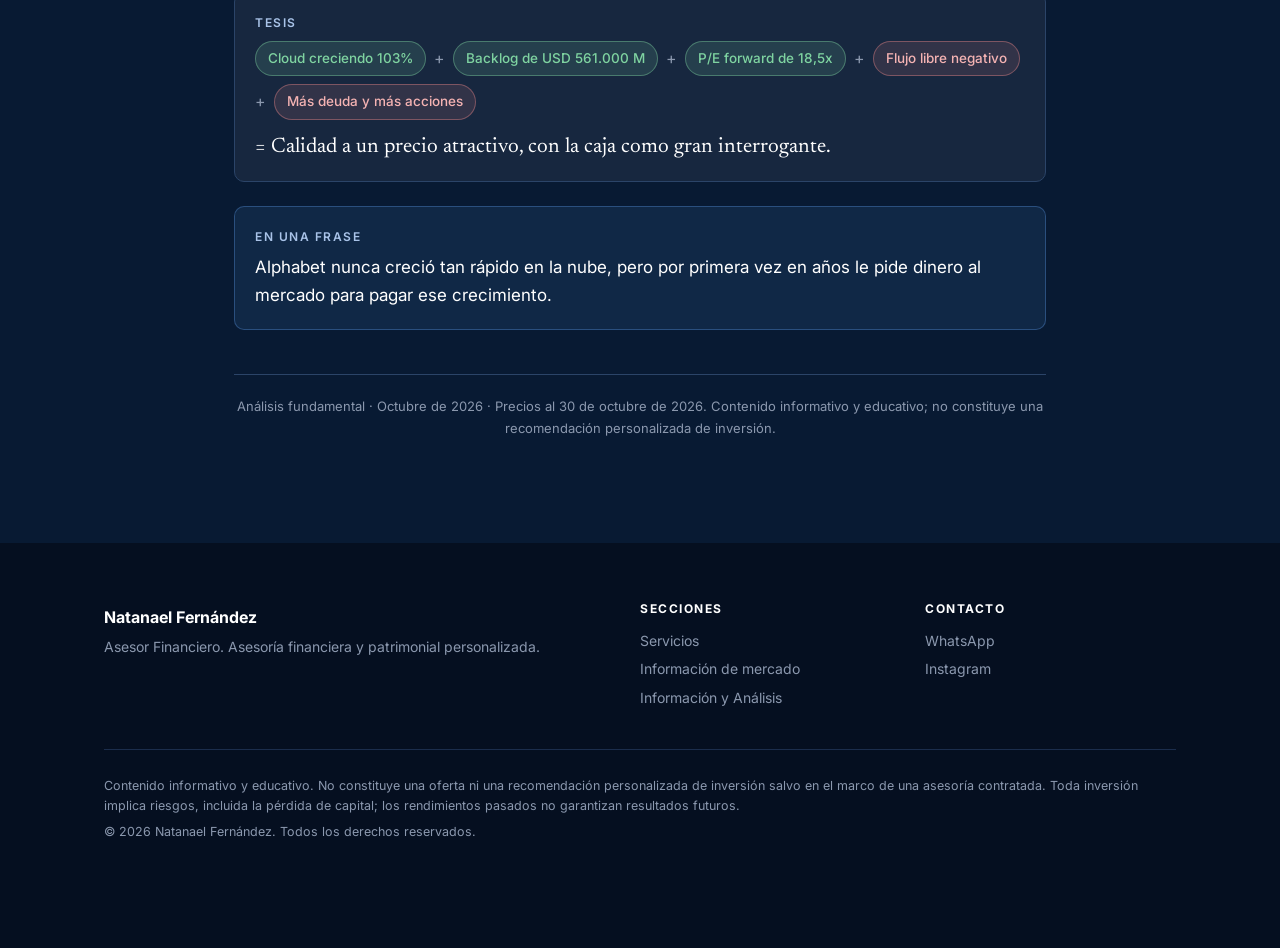
<file: informe-googl.html>
<!DOCTYPE html>
<html lang="es"><head><title>Informe Alphabet (GOOGL) | Natanael Fernández</title><meta charset="utf-8"><meta name="viewport" content="width=device-width, initial-scale=1"><meta name="description" content="Balance del tercer trimestre de 2026 de Alphabet: nube, flujo libre, dilución, valuación y riesgos."><link rel="preconnect" href="https://fonts.googleapis.com"><link rel="preconnect" href="https://fonts.gstatic.com" crossorigin><link href="https://fonts.googleapis.com/css2?family=Inter:wght@400;500;600;700;800&family=Newsreader:opsz,wght@6..72,400&display=swap" rel="stylesheet"><script>document.write('<link rel="stylesheet" href="estilos.css?v='+Date.now()+'">')</script>
<style>
.rep{max-width:860px}
.rep .back{display:inline-block;margin-bottom:28px}
.rep .eyebrow{font-family:Inter,system-ui,sans-serif;font-size:12px;font-weight:600;letter-spacing:1.5px;text-transform:uppercase;color:var(--lb);margin-bottom:8px}
.rep h1{font-size:clamp(30px,5vw,46px);line-height:1.12;margin:0 0 16px;color:#fff}
.rep .lede{color:#b8c4da;font-size:18px;margin:0 0 30px}
.rep section{margin-bottom:40px}
.rep h2{font-size:clamp(22px,3vw,28px);line-height:1.25;margin:0 0 14px;color:#fff}
.rep p{margin:0 0 14px;color:#e1e8f4;line-height:1.7}
.rep .up{color:#7fd4a1}.rep .down{color:#f08a8a}
.rep .card,.rep .kpi,.rep .formula{background:rgba(255,255,255,.04);border:1px solid #2b4468;border-radius:10px}
.rep .card{padding:22px}
.rep .kpis{display:grid;grid-template-columns:repeat(3,1fr);gap:12px;margin-bottom:40px}
.rep .kpi{padding:16px}
.rep .kpi .label{font-size:11px;font-weight:600;letter-spacing:1.2px;text-transform:uppercase;color:var(--mu)}
.rep .kpi .value{font-family:Newsreader,Georgia,serif;font-size:27px;line-height:1.15;margin:6px 0 4px;color:#fff}
.rep .kpi .value.up{color:#7fd4a1}.rep .kpi .value.down{color:#f08a8a}
.rep .kpi .sub{font-size:13px;color:#b8c4da}
.rep .table-wrap{overflow-x:auto;margin:18px 0;border-radius:10px;border:1px solid #2b4468;background:rgba(255,255,255,.04)}
.rep table{width:100%;border-collapse:collapse;font-size:14.5px;min-width:500px}
.rep th,.rep td{padding:11px 14px;text-align:left;border-bottom:1px solid rgba(255,255,255,.08);color:#e1e8f4}
.rep th{font-size:11px;font-weight:600;letter-spacing:1.2px;text-transform:uppercase;color:var(--lb)}
.rep td.num,.rep th.num{text-align:right;font-variant-numeric:tabular-nums}
.rep tr:last-child td{border-bottom:none}
.rep .example{background:rgba(255,255,255,.06);border:1px solid #2b4468;border-left:4px solid var(--ac);border-radius:10px;padding:18px 20px;margin:16px 0 18px;color:#e1e8f4;line-height:1.7}
.rep .example .eyebrow{margin-bottom:6px}
.rep .note{font-weight:700;color:var(--lb)}
.rep .scale{margin:20px 0 8px}
.rep .scale-bar{position:relative;height:12px;border-radius:999px;background:linear-gradient(90deg,#7fd4a1 0%,#5b8fd0 50%,#f08a8a 100%);margin-top:14px}
.rep .scale-marker{position:absolute;top:-7px;width:4px;height:26px;border-radius:4px;background:#fff;box-shadow:0 0 0 3px rgba(8,26,51,.7);transform:translateX(-50%)}
.rep .scale-labels{display:flex;justify-content:space-between;gap:8px;font-size:11px;font-weight:600;letter-spacing:1px;text-transform:uppercase;color:var(--mu);margin-top:12px}
.rep .scale-caption{font-size:14.5px;color:#b8c4da;margin-top:10px;line-height:1.6}
.rep ol.risks{counter-reset:r;list-style:none;padding:0;margin:16px 0}
.rep ol.risks li{counter-increment:r;position:relative;padding:14px 16px 14px 58px;margin-bottom:10px;background:rgba(255,255,255,.04);border:1px solid #2b4468;border-radius:10px;color:#e1e8f4;line-height:1.65}
.rep ol.risks li::before{content:counter(r);position:absolute;left:16px;top:13px;width:28px;height:28px;border-radius:50%;background:rgba(169,195,232,.16);color:var(--lb);font-size:14px;font-weight:600;display:flex;align-items:center;justify-content:center}
.rep ul.news{list-style:none;padding:0;margin:16px 0}
.rep ul.news li{padding:12px 16px;margin-bottom:8px;background:rgba(255,255,255,.04);border:1px solid #2b4468;border-radius:10px;color:#e1e8f4;line-height:1.65}
.rep ul.news .date{font-size:11px;font-weight:600;color:var(--lb);letter-spacing:1px;text-transform:uppercase;display:block;margin-bottom:2px}
.rep .tag{display:inline-block;padding:6px 12px;border-radius:999px;background:rgba(127,212,161,.14);color:#7fd4a1;border:1px solid rgba(127,212,161,.4);font-size:13.5px;font-weight:500}
.rep .tag.neutral{background:rgba(240,138,138,.12);color:#f5b3b3;border-color:rgba(240,138,138,.4)}
.rep .formula{padding:20px;margin:24px 0;background:rgba(255,255,255,.06)}
.rep .chips{display:flex;flex-wrap:wrap;gap:8px;align-items:center}
.rep .op{color:var(--mu)}
.rep .result{margin-top:14px;font-family:Newsreader,Georgia,serif;font-size:21px;line-height:1.3;color:#fff}
.rep .one-liner{margin-top:18px;padding:20px;border-radius:10px;background:rgba(74,127,192,.14);border:1px solid rgba(74,127,192,.45);font-size:17px;color:#fff;line-height:1.6}
.rep .rep-foot{margin-top:44px;padding-top:20px;border-top:1px solid #2b4468;color:var(--mu);font-size:13px;text-align:center}
@media(max-width:640px){.rep .kpis{grid-template-columns:repeat(2,1fr)}.rep .kpi .value{font-size:22px}.rep .card,.rep .formula{padding:18px}.rep .scale-labels{font-size:10px}}
</style></head>
<body>
<header id="hd"></header>
<main class="dk" style="min-height:75vh"><div class="w rep">
<a class="va back" href="mercados.html">← Volver</a>
<div class="eyebrow">Balance del tercer trimestre de 2026</div>
<h1>Alphabet (GOOGL): ¿qué hay detrás de un trimestre con la nube creciendo 103%?</h1>
<p class="lede">Google Cloud más que duplicó sus ventas con buena rentabilidad, pero el resultado operativo quedó por debajo de lo esperado, el flujo libre volvió a ser negativo y la compañía ya se financia con deuda y emisión de acciones.</p>
<div class="kpis">
<div class="kpi"><div class="label">Precio</div><div class="value down">USD 280,90</div><div class="sub">-13,5% desde el balance</div></div>
<div class="kpi"><div class="label">Ingresos 3T</div><div class="value ">USD 127.577 M</div><div class="sub">+25% interanual</div></div>
<div class="kpi"><div class="label">Google Cloud</div><div class="value up">+103%</div><div class="sub">margen operativo de 36,2%</div></div>
<div class="kpi"><div class="label">Margen operativo</div><div class="value down">31,8%</div><div class="sub">se esperaba 33,7%</div></div>
<div class="kpi"><div class="label">Flujo libre 3T</div><div class="value down">-USD 9.065 M</div><div class="sub">consenso: -USD 3.700 M</div></div>
<div class="kpi"><div class="label">P/E forward</div><div class="value ">18,5x</div><div class="sub">con el precio actual</div></div>
</div>

<section>
    <h2>¿Qué es Alphabet y cómo gana dinero?</h2>
    <p>Alphabet es la empresa matriz de Google. Su negocio central es Google Services: el buscador, YouTube, Android, Chrome y suscripciones como YouTube Premium y Google One, que se monetizan en su mayoría con publicidad. El segundo pilar es Google Cloud, que alquila infraestructura a empresas, comercializa sus modelos de inteligencia artificial Gemini y, cada vez más, sus propios sistemas de chips, los TPU. El tercero son las “Otras Apuestas”, entre las que se destaca Waymo, su proyecto de autos sin conductor.</p>
    <p>Hoy factura a un ritmo anual cercano al medio billón de dólares, y la app de Gemini ya alcanzó los mil millones de usuarios.</p>
  </section>
<section>
    <h2>Los números del trimestre</h2>
    <p>Los ingresos fueron de USD 127.577 millones (+25% interanual), levemente por debajo de los USD 127.910 millones que anticipaba el consenso. El resultado operativo subió 30% hasta USD 40.576 millones, pero quedó 5,8% por debajo de lo estimado: margen de 31,8% frente al 33,7% esperado.</p>
    <p>El protagonista fue Google Cloud, con USD 30.709 millones de facturación y un salto de 103% interanual (en el trimestre previo había crecido 82%), impulsado en parte por las ventas de sistemas TPU. Su margen operativo llegó a 36,2%, desde 23,7% un año atrás. Google Services creció 11%: el buscador sumó USD 63.350 millones (+12%) y la publicidad de YouTube, USD 11.207 millones (+9%).</p>
<div class="table-wrap"><table><thead><tr><th class="">Concepto</th><th class="num">3T 2026</th><th class="num">Variación</th><th class="num">Consenso</th></tr></thead><tbody><tr><td class="">Ingresos totales</td><td class="num">USD 127.577 M</td><td class="num">+25%</td><td class="num">USD 127.910 M</td></tr><tr><td class="">Resultado operativo</td><td class="num">USD 40.576 M</td><td class="num">+30%</td><td class="num">USD 43.080 M</td></tr><tr><td class="">Margen operativo</td><td class="num">31,8%</td><td class="num"></td><td class="num">33,7%</td></tr><tr><td class="">Google Cloud</td><td class="num">USD 30.709 M</td><td class="num">+103%</td><td class="num"></td></tr><tr><td class="">Cloud: margen operativo</td><td class="num">36,2%</td><td class="num">23,7% hace un año</td><td class="num"></td></tr><tr><td class="">Buscador</td><td class="num">USD 63.350 M</td><td class="num">+12%</td><td class="num"></td></tr><tr><td class="">YouTube publicidad</td><td class="num">USD 11.207 M</td><td class="num">+9%</td><td class="num"></td></tr><tr><td class="">EPS contable</td><td class="num">USD 2,12</td><td class="num"></td><td class="num">USD 3,01</td></tr><tr><td class="">Flujo libre</td><td class="num">-USD 9.065 M</td><td class="num">-USD 5.855 M en el 2T</td><td class="num">-USD 3.700 M</td></tr></tbody></table></div>
    <p>El buscador perdió ritmo frente al trimestre anterior. La empresa lo atribuye al tipo de cambio, a anunciantes asiáticos afectados por cambios aduaneros en Europa y a la base de comparación del Mundial, y admite otro factor: las búsquedas con inteligencia artificial (AI Mode) crecen muy rápido pero todavía generan menos ingresos que las tradicionales. Ahora incorpora más publicidad en esas respuestas y la está llevando a otros países.</p>
  </section>
<section>
    <h2>¿Por qué la ganancia contable quedó tan lejos del negocio?</h2>
    <p>La ganancia por acción contable fue de USD 2,12, muy por debajo de los USD 3,01 esperados. Buena parte de esa brecha no viene de la operación sino de una pérdida de USD 8.664 millones en la valuación de sus participaciones en otras empresas, sobre todo SpaceX, cuya cotización cayó en el trimestre. Un año atrás, ese mismo rubro había aportado una ganancia de USD 12.759 millones.</p>
<div class="example"><div class="eyebrow">Ejemplo</div>Imaginá un taller mecánico que gana 100 por mes y que además tiene acciones de otra compañía. Si en un mes esas acciones pierden 30, el resultado contable es 70 aunque el taller haya trabajado igual que siempre; si al mes siguiente ganan 30, el resultado es 130. Para evaluar el taller conviene mirar su ganancia operativa por separado de lo que hacen las inversiones.</div>
    <p>Sin ese efecto, la ganancia por acción habría rondado los USD 2,67. Sigue por debajo de los USD 3,01 esperados, de modo que el trimestre fue algo flojo incluso descontando las inversiones. <span class="note">Un detalle importante:</span> esa volatilidad también explica por qué el P/E de los últimos doce meses que muestran algunas plataformas parece muy bajo, ya que incluye años de revalorizaciones de inversiones que no se repiten.</p>
  </section>
<section>
    <h2>Flujo de caja libre: por qué volvió a ser negativo</h2>
    <p>El flujo de caja libre es el dinero que queda después de operar y de invertir en infraestructura. Alphabet generó USD 42.290 millones de flujo operativo, pero destinó USD 51.355 millones a capex, sobre todo servidores y centros de datos. El resultado fue un flujo libre de -USD 9.065 millones: el segundo trimestre consecutivo en negativo y bastante peor de lo previsto.</p>
<div class="example"><div class="eyebrow">Ejemplo</div>Pensá en una panadería que cobra 42 en el mes, pero ese mismo mes compra hornos por 51 y además almacena harina para pedidos que entregará el año próximo. La caja del mes da negativa aunque tenga clientes y contratos firmados. Alphabet está en una situación parecida: además del capex, acumula inventario de sistemas TPU que cobrará recién cuando los entregue, y en este trimestre pagó una multa europea de USD 5.200 millones.</div>
    <p>En los últimos doce meses el flujo libre fue positivo por USD 19.700 millones, aunque muy por debajo de lo que solía generar. Y la compañía ya adelantó que el capex de 2027, que hoy ronda los USD 195.000 a 205.000 millones anuales, subirá de forma significativa.</p>
  </section>
<section>
    <h2>Dilución: por qué importa ahora</h2>
    <p>Hay dilución cuando una empresa emite acciones nuevas. El negocio es el mismo, pero se reparte entre más acciones: cada accionista queda con una porción algo menor de la compañía y de sus ganancias.</p>
<div class="example"><div class="eyebrow">Ejemplo</div>Una empresa con 100 acciones gana 1.000 al año, es decir, 10 por acción. Si emite 5 acciones nuevas para financiar una obra, pasan a ser 105; con la misma ganancia total, cada una rinde 9,52. La emisión solo vale la pena si la obra termina generando más de lo que diluyó.</div>
    <p>Durante años Alphabet hizo lo opuesto: recompraba acciones y reducía la cantidad en circulación. <span class="note">Este cambio es clave.</span> A fines de agosto anunció un plan de financiamiento de hasta USD 84.750 millones, que incluye USD 18.000 millones en acciones comunes, USD 16.750 millones en convertibles obligatorios, una colocación de USD 10.000 millones con Berkshire Hathaway y un programa de venta de acciones de hasta USD 40.000 millones. En el tercer trimestre ya emitió USD 12.400 millones en acciones y USD 28.700 millones netos en deuda, y su deuda de largo plazo pasó de USD 46.547 millones en diciembre a USD 125.102 millones.</p>
  </section>
<section>
    <h2>Backlog: la demanda ya firmada</h2>
    <p>El backlog es la cartera de contratos firmados que todavía no se convirtieron en ingresos. En la práctica, es una agenda de ventas futuras ya comprometidas.</p>
<div class="example"><div class="eyebrow">Ejemplo</div>Un estudio de arquitectura firmó 10 proyectos por 500 en total, que cobrará a lo largo de dos años. Aunque este mes facture 30, sabe que tiene 500 por delante, y eso le da previsibilidad para contratar personal y comprar insumos.</div>
    <p>El backlog de Google Cloud alcanzó los USD 561.000 millones, y la compañía espera reconocer algo más del 55% como ingresos en los próximos 24 meses. Es una de las razones por las que la gerencia se anima a invertir tanto: la demanda ya está contratada. Más de 100 clientes usan sus TPU, entre ellos Anthropic y Apple, y firmó acuerdos para vender esos sistemas a través de Oracle y de Crux AI, una sociedad con Blackstone.</p>
  </section>
<section>
    <h2>Qué pasó con la acción desde el balance</h2>
    <p>La acción cerró en USD 324,89 el día del balance. Al día siguiente cayó 12,6% hasta USD 283,82 y hoy cotiza a USD 280,90, una baja acumulada de 13,5%. Está 31% por debajo de su máximo de 52 semanas (USD 408,61) y cerca de 12% por encima de su mínimo. En cinco años acumula una suba del 96%.</p>
    <p>De los 60 analistas que la cubren, 42 recomiendan comprar, 11 sobreponderar, 5 mantener y ninguno vender. El precio objetivo promedio es de USD 409, un 45% por encima del precio actual. Tras el balance hubo recortes: Rothschild &amp; Co Redburn bajó su objetivo de USD 430 a 365, y semanas antes KeyBanc lo había reducido de 435 a 410.</p>
    <p>Cerró el trimestre con USD 265.100 millones en caja e inversiones (USD 90.400 millones de ellos en acciones de otras empresas) y mantiene un dividendo trimestral de USD 0,22 por acción. En este período no hizo recompras relevantes: hoy la compañía está más del lado de emitir.</p>
  </section>
<section>
    <h2>Quiénes controlan la compañía y qué hacen los directivos</h2>
    <p>Los fundadores siguen siendo decisivos. Sergey Brin tiene el 5,8% de las acciones y Larry Page el 3,2%, pero como las acciones clase B tienen diez votos cada una, controlan la mayoría de los votos: en la práctica, las grandes decisiones pasan por ellos. Eric Schmidt, ex CEO, conserva 0,4% y Sundar Pichai, el CEO actual, unos 3 millones de acciones.</p>
    <p>Los movimientos recientes de directivos son casi todos de rutina: acciones recibidas como compensación y una parte retenida para pagar impuestos. No hubo compras en el mercado ni ventas significativas que llamen la atención. La novedad relevante del lado de los dueños es el ingreso de Berkshire Hathaway con USD 10.000 millones, que muestra el respaldo de un inversor de largo plazo.</p>
  </section>
<section>
    <h2>P/E forward y valuación</h2>
    <p>El P/E forward compara el precio de la acción con la ganancia por acción esperada para los próximos doce meses. Indica cuántos años de ganancias futuras está pagando el inversor.</p>
<div class="example"><div class="eyebrow">Ejemplo</div>Una acción cotiza a 185 y se proyecta una ganancia de 10 por acción para los próximos doce meses: el P/E forward es 18,5. Es decir, se pagan 18,5 veces esa ganancia.</div>
    <p>A USD 280,90, Alphabet cotiza a 25,3 veces las ganancias de los últimos doce meses y a 18,5 veces las esperadas. Es un múltiplo bajo para una empresa que crece 25% en ingresos y cuya nube duplica su tamaño. El descuento refleja la preocupación del mercado por cuánto gastará en 2027 y cómo lo financiará.</p>
<div class="scale card"><div class="eyebrow">Escala de valuación</div><div class="scale-bar"><div class="scale-marker" style="left:14%"></div></div>
<div class="scale-labels"><span>Claramente barata</span><span>Razonable</span><span>Claramente cara</span></div><div class="scale-caption">Con un P/E forward de 18,5x y un precio 38% por debajo de su valor justo estimado, la ubico en la zona de barata.</div></div>
  </section>
<section>
    <h2>Valor justo de referencia</h2>
    <p>Morningstar actualizó su análisis tras el balance y sostiene un valor justo de USD 450 por acción, con ventaja competitiva amplia, incertidumbre media y una asignación de capital que califica como ejemplar. A USD 280,90, la acción cotiza 38% por debajo de esa estimación, lo que implica un potencial de suba de 60%. Es la máxima calificación que suele otorgar: cinco estrellas.</p>
  </section>
<section>
    <h2>Riesgos principales</h2>
<ol class="risks"><li>Capex de 2027. La compañía adelantó que subirá de forma significativa sobre los USD 195.000 a 205.000 millones de este año. Si la inversión crece más rápido que los ingresos, el flujo libre puede seguir en negativo durante varios trimestres.</li><li>Dilución. Por primera vez en muchos años, Alphabet financia su crecimiento emitiendo acciones. Si los retornos de la inversión tardan en llegar, la diferencia la paga el accionista.</li><li>Transición del buscador. Las búsquedas con inteligencia artificial crecen, pero hoy se monetizan menos. Si la publicidad en esas respuestas no rinde igual, el negocio más rentable del grupo puede perder impulso.</li><li>Márgenes de la nube. Para cubrir la demanda empezó a alquilar capacidad de terceros, y la compañía avisó que eso presionará el margen de Cloud en el corto plazo.</li><li>Frentes judiciales y regulatorios. Las multas en Europa, la demanda de Prisjakt y el escrutinio sobre el manejo de datos siguen abiertos; además, sus resultados contables quedan expuestos a las oscilaciones del valor de SpaceX.</li></ol>
  </section>
<section>
    <h2>Conclusión</h2>
    <p>Alphabet atraviesa uno de los mejores momentos operativos de su historia: la nube duplica sus ingresos con márgenes cada vez mejores, Gemini ya figura entre los modelos líderes y el buscador sigue creciendo pese a la competencia de la inteligencia artificial. El problema es el costo de sostener ese ritmo: dos trimestres seguidos de flujo libre negativo, una deuda que casi se triplicó en nueve meses y emisión de acciones.</p>
    <p>Tras la caída posterior al balance, la acción quedó a 18,5 veces sus ganancias esperadas y muy por debajo de su valor justo. Mi lectura es que es una de las situaciones más atractivas del sector en la relación entre calidad y precio, pero no conviene comprarla esperando que el ruido se disipe rápido. Lo que más voy a seguir es la cifra de capex para 2027 que la compañía dará en febrero y cómo piensa financiarla.</p>
<div class="formula"><div class="eyebrow">Tesis</div><div class="chips"><span class="tag">Cloud creciendo 103%</span><span class="op">+</span><span class="tag">Backlog de USD 561.000 M</span><span class="op">+</span><span class="tag">P/E forward de 18,5x</span><span class="op">+</span><span class="tag neutral">Flujo libre negativo</span><span class="op">+</span><span class="tag neutral">Más deuda y más acciones</span></div><div class="result">= Calidad a un precio atractivo, con la caja como gran interrogante.</div></div>
    <div class="one-liner"><div class="eyebrow">En una frase</div>Alphabet nunca creció tan rápido en la nube, pero por primera vez en años le pide dinero al mercado para pagar ese crecimiento.</div>
  </section>

<p class="rep-foot">Análisis fundamental · Octubre de 2026 · Precios al 30 de octubre de 2026. Contenido informativo y educativo; no constituye una recomendación personalizada de inversión.</p>
</div></main>
<footer id="ft"></footer>
<script>var v=Date.now();document.write('<script src="datos.js?v='+v+'"><\/script><script src="app.js?v='+v+'"><\/script>')</script>
</body></html>
</file>
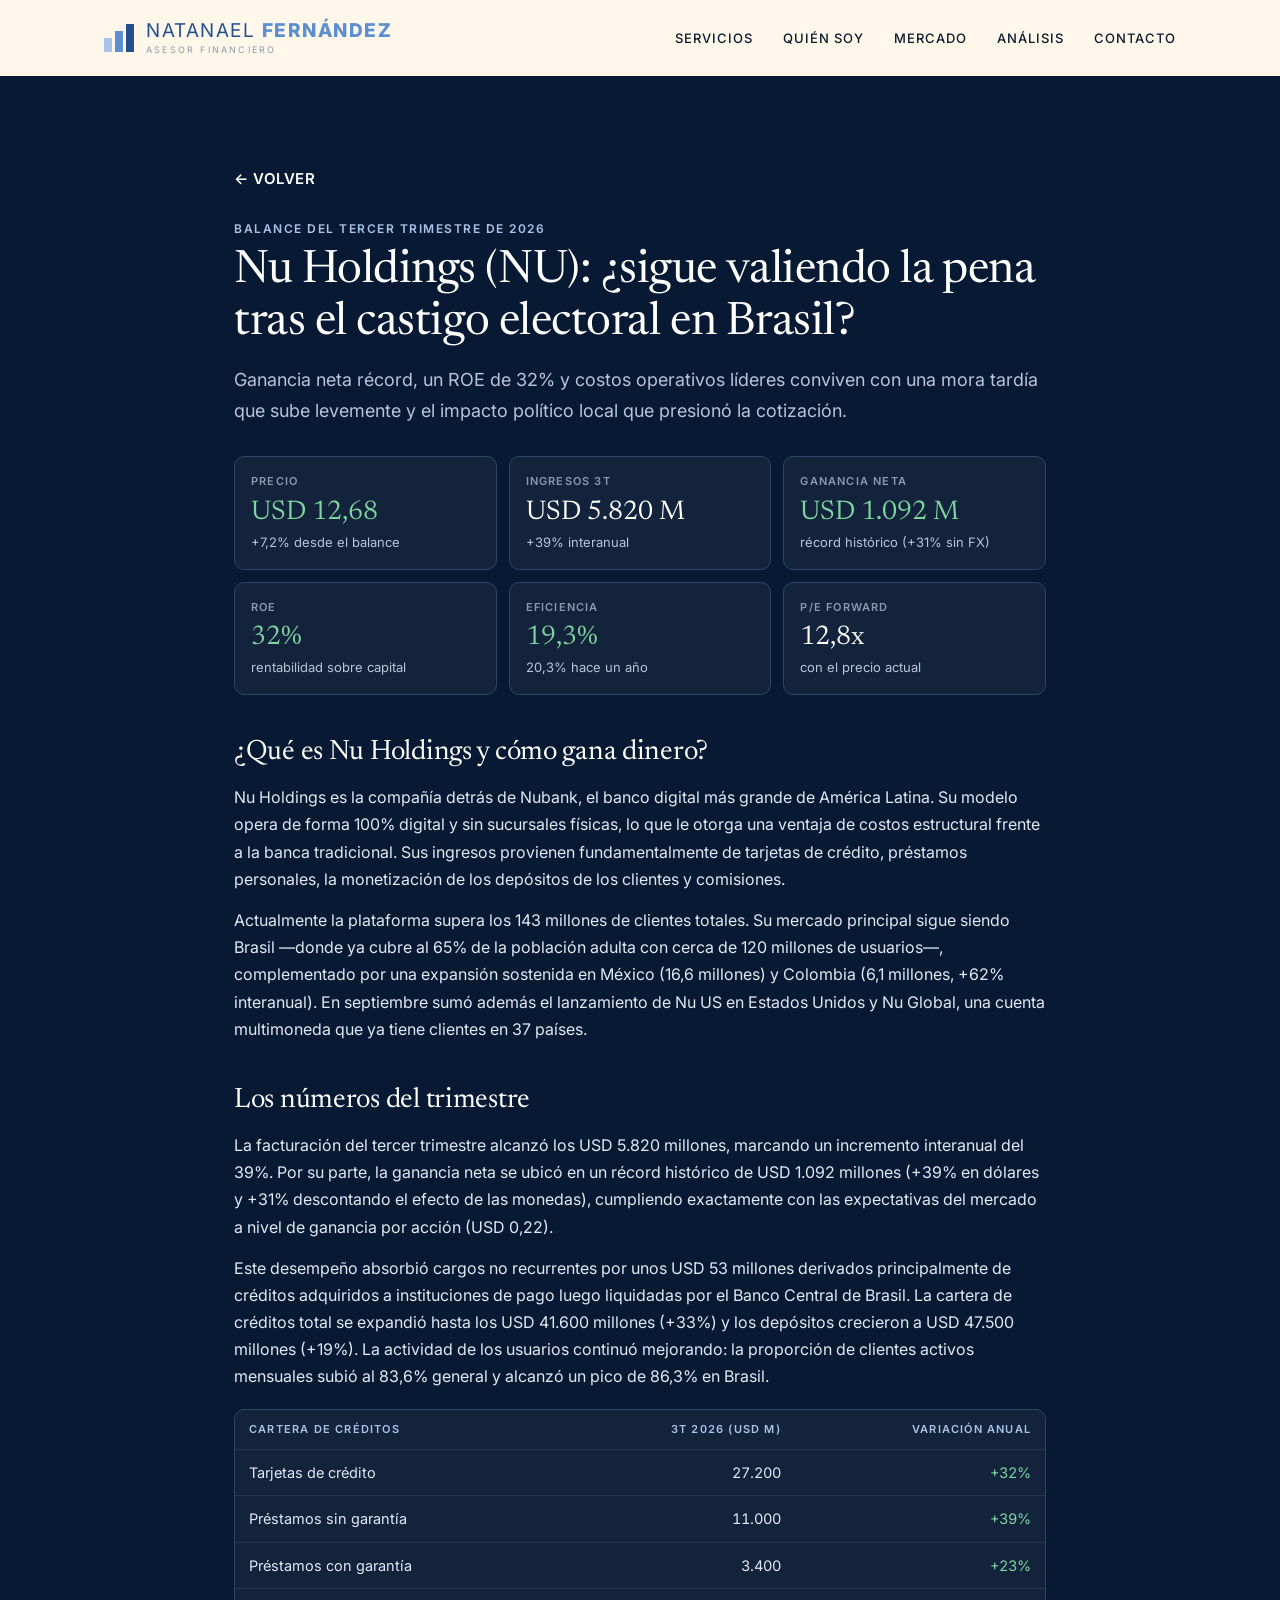
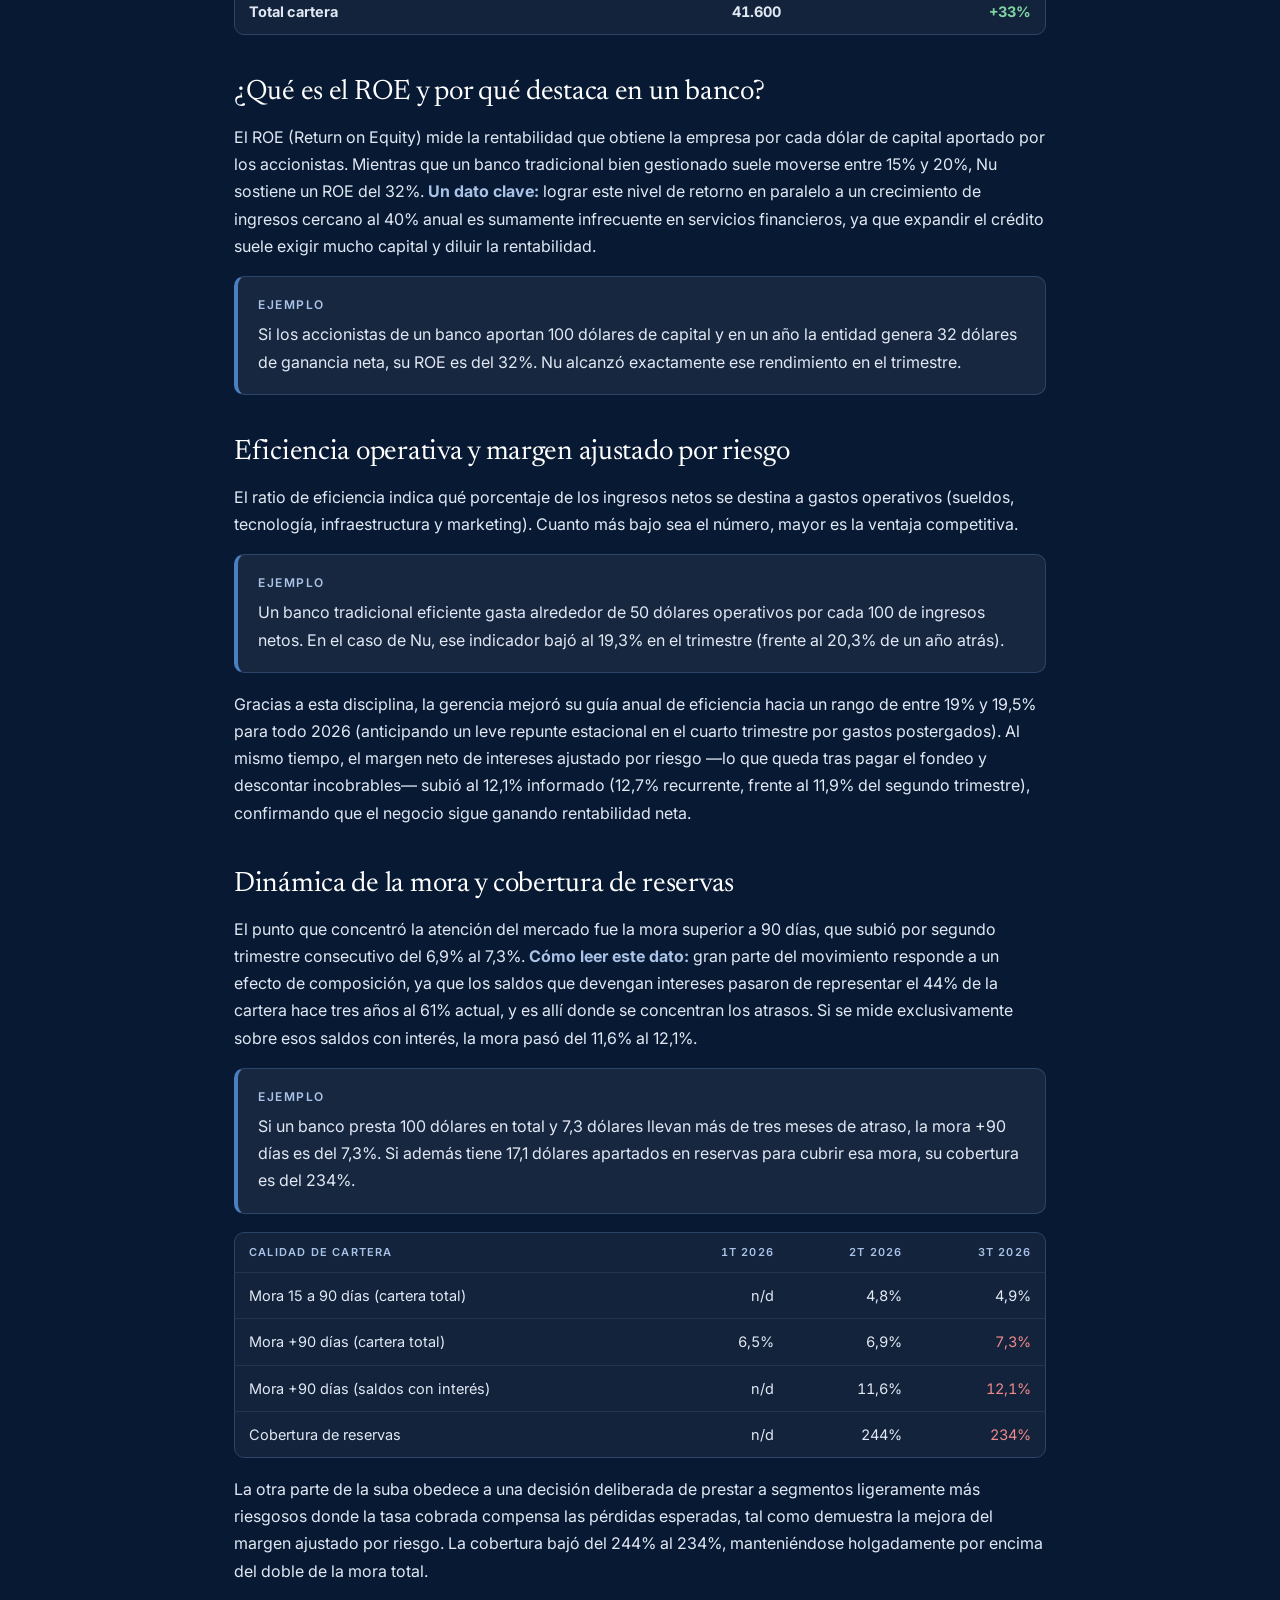
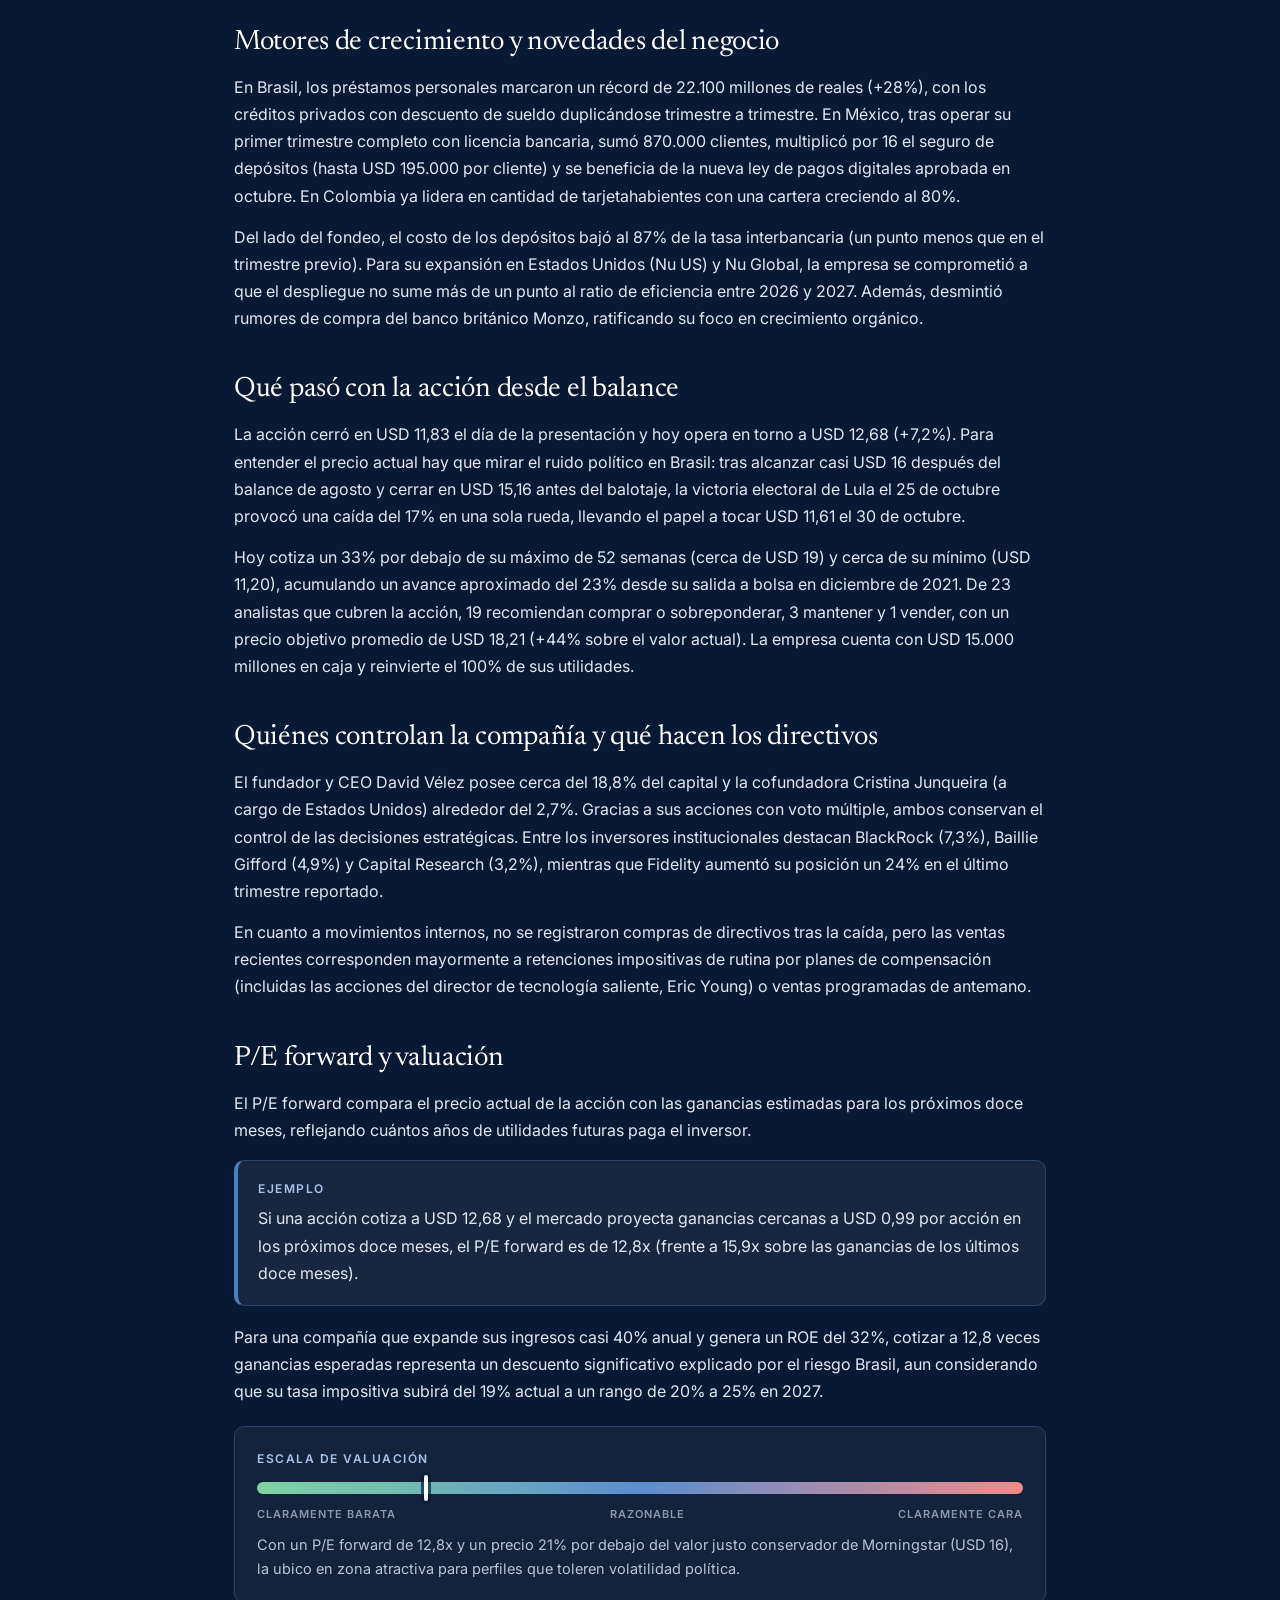
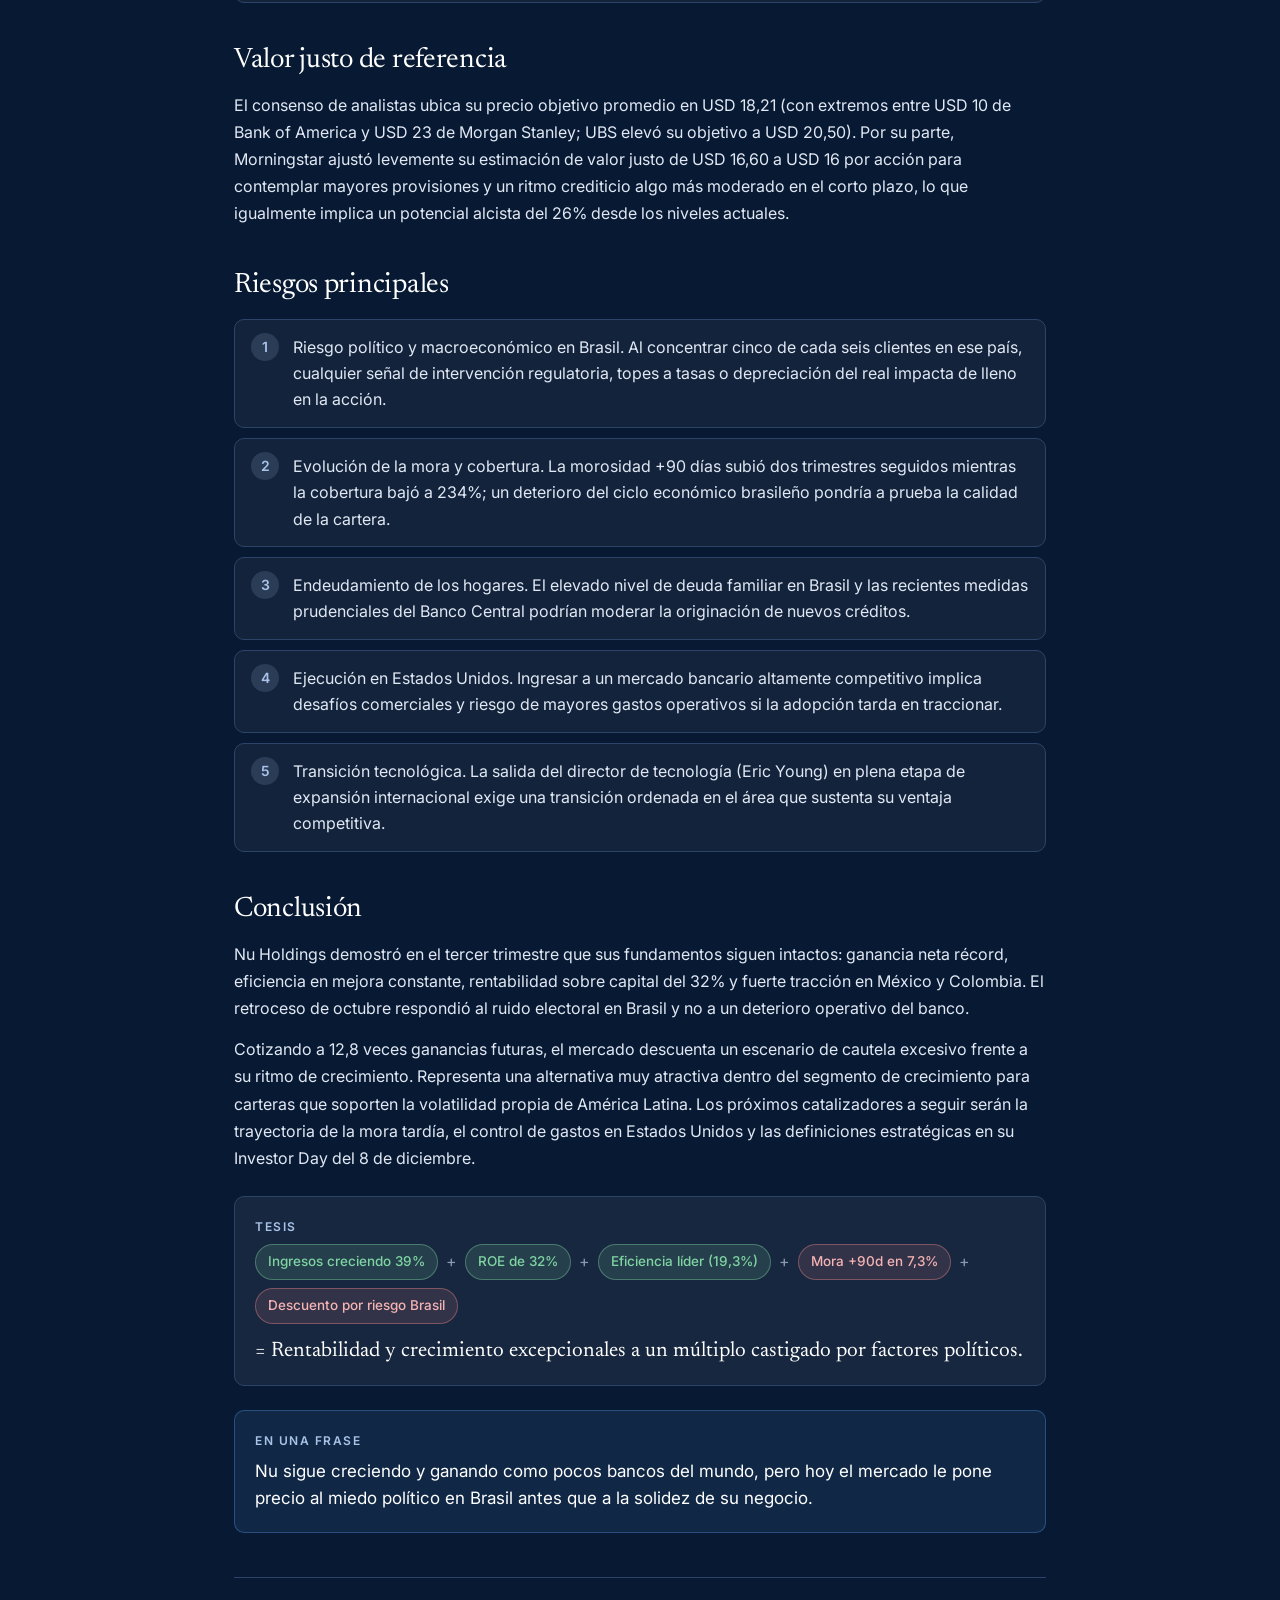
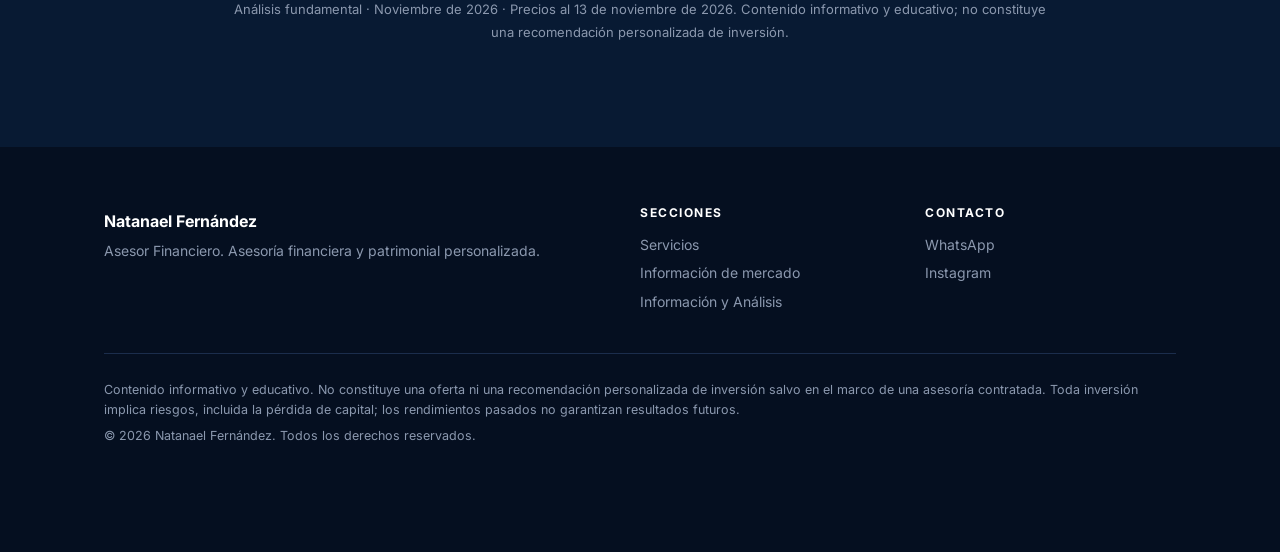
<file: informe-nu.html>
<!DOCTYPE html>
<html lang="es"><head><title>Informe Nu Holdings (NU) | Natanael Fernández</title><meta charset="utf-8"><meta name="viewport" content="width=device-width, initial-scale=1"><meta name="description" content="Balance del tercer trimestre de 2026 de Nu Holdings: ganancias récord, ROE, mora, expansión regional y valuación."><link rel="preconnect" href="https://fonts.googleapis.com"><link rel="preconnect" href="https://fonts.gstatic.com" crossorigin><link href="https://fonts.googleapis.com/css2?family=Inter:wght@400;500;600;700;800&family=Newsreader:opsz,wght@6..72,400&display=swap" rel="stylesheet"><script>document.write('<link rel="stylesheet" href="estilos.css?v='+Date.now()+'">')</script>
<style>
.rep{max-width:860px}
.rep .back{display:inline-block;margin-bottom:28px}
.rep .eyebrow{font-family:Inter,system-ui,sans-serif;font-size:12px;font-weight:600;letter-spacing:1.5px;text-transform:uppercase;color:var(--lb);margin-bottom:8px}
.rep h1{font-size:clamp(30px,5vw,46px);line-height:1.12;margin:0 0 16px;color:#fff}
.rep .lede{color:#b8c4da;font-size:18px;margin:0 0 30px}
.rep section{margin-bottom:40px}
.rep h2{font-size:clamp(22px,3vw,28px);line-height:1.25;margin:0 0 14px;color:#fff}
.rep p{margin:0 0 14px;color:#e1e8f4;line-height:1.7}
.rep .up{color:#7fd4a1}.rep .down{color:#f08a8a}
.rep .card,.rep .kpi,.rep .formula{background:rgba(255,255,255,.04);border:1px solid #2b4468;border-radius:10px}
.rep .card{padding:22px}
.rep .kpis{display:grid;grid-template-columns:repeat(3,1fr);gap:12px;margin-bottom:40px}
.rep .kpi{padding:16px}
.rep .kpi .label{font-size:11px;font-weight:600;letter-spacing:1.2px;text-transform:uppercase;color:var(--mu)}
.rep .kpi .value{font-family:Newsreader,Georgia,serif;font-size:27px;line-height:1.15;margin:6px 0 4px;color:#fff}
.rep .kpi .value.up{color:#7fd4a1}.rep .kpi .value.down{color:#f08a8a}
.rep .kpi .sub{font-size:13px;color:#b8c4da}
.rep .table-wrap{overflow-x:auto;margin:18px 0;border-radius:10px;border:1px solid #2b4468;background:rgba(255,255,255,.04)}
.rep table{width:100%;border-collapse:collapse;font-size:14.5px;min-width:500px}
.rep th,.rep td{padding:11px 14px;text-align:left;border-bottom:1px solid rgba(255,255,255,.08);color:#e1e8f4}
.rep th{font-size:11px;font-weight:600;letter-spacing:1.2px;text-transform:uppercase;color:var(--lb)}
.rep td.num,.rep th.num{text-align:right;font-variant-numeric:tabular-nums}
.rep tr:last-child td{border-bottom:none}
.rep .example{background:rgba(255,255,255,.06);border:1px solid #2b4468;border-left:4px solid var(--ac);border-radius:10px;padding:18px 20px;margin:16px 0 18px;color:#e1e8f4;line-height:1.7}
.rep .example .eyebrow{margin-bottom:6px}
.rep .note{font-weight:700;color:var(--lb)}
.rep .scale{margin:20px 0 8px}
.rep .scale-bar{position:relative;height:12px;border-radius:999px;background:linear-gradient(90deg,#7fd4a1 0%,#5b8fd0 50%,#f08a8a 100%);margin-top:14px}
.rep .scale-marker{position:absolute;top:-7px;width:4px;height:26px;border-radius:4px;background:#fff;box-shadow:0 0 0 3px rgba(8,26,51,.7);transform:translateX(-50%)}
.rep .scale-labels{display:flex;justify-content:space-between;gap:8px;font-size:11px;font-weight:600;letter-spacing:1px;text-transform:uppercase;color:var(--mu);margin-top:12px}
.rep .scale-caption{font-size:14.5px;color:#b8c4da;margin-top:10px;line-height:1.6}
.rep ol.risks{counter-reset:r;list-style:none;padding:0;margin:16px 0}
.rep ol.risks li{counter-increment:r;position:relative;padding:14px 16px 14px 58px;margin-bottom:10px;background:rgba(255,255,255,.04);border:1px solid #2b4468;border-radius:10px;color:#e1e8f4;line-height:1.65}
.rep ol.risks li::before{content:counter(r);position:absolute;left:16px;top:13px;width:28px;height:28px;border-radius:50%;background:rgba(169,195,232,.16);color:var(--lb);font-size:14px;font-weight:600;display:flex;align-items:center;justify-content:center}
.rep ul.news{list-style:none;padding:0;margin:16px 0}
.rep ul.news li{padding:12px 16px;margin-bottom:8px;background:rgba(255,255,255,.04);border:1px solid #2b4468;border-radius:10px;color:#e1e8f4;line-height:1.65}
.rep ul.news .date{font-size:11px;font-weight:600;color:var(--lb);letter-spacing:1px;text-transform:uppercase;display:block;margin-bottom:2px}
.rep .tag{display:inline-block;padding:6px 12px;border-radius:999px;background:rgba(127,212,161,.14);color:#7fd4a1;border:1px solid rgba(127,212,161,.4);font-size:13.5px;font-weight:500}
.rep .tag.neutral{background:rgba(240,138,138,.12);color:#f5b3b3;border-color:rgba(240,138,138,.4)}
.rep .formula{padding:20px;margin:24px 0;background:rgba(255,255,255,.06)}
.rep .chips{display:flex;flex-wrap:wrap;gap:8px;align-items:center}
.rep .op{color:var(--mu)}
.rep .result{margin-top:14px;font-family:Newsreader,Georgia,serif;font-size:21px;line-height:1.3;color:#fff}
.rep .one-liner{margin-top:18px;padding:20px;border-radius:10px;background:rgba(74,127,192,.14);border:1px solid rgba(74,127,192,.45);font-size:17px;color:#fff;line-height:1.6}
.rep .rep-foot{margin-top:44px;padding-top:20px;border-top:1px solid #2b4468;color:var(--mu);font-size:13px;text-align:center}
@media(max-width:640px){.rep .kpis{grid-template-columns:repeat(2,1fr)}.rep .kpi .value{font-size:22px}.rep .card,.rep .formula{padding:18px}.rep .scale-labels{font-size:10px}}
</style></head>
<body>
<header id="hd"></header>
<main class="dk" style="min-height:75vh"><div class="w rep">
<a class="va back" href="mercados.html">← Volver</a>
<div class="eyebrow">Balance del tercer trimestre de 2026</div>
<h1>Nu Holdings (NU): ¿sigue valiendo la pena tras el castigo electoral en Brasil?</h1>
<p class="lede">Ganancia neta récord, un ROE de 32% y costos operativos líderes conviven con una mora tardía que sube levemente y el impacto político local que presionó la cotización.</p>
<div class="kpis">
<div class="kpi"><div class="label">Precio</div><div class="value up">USD 12,68</div><div class="sub">+7,2% desde el balance</div></div>
<div class="kpi"><div class="label">Ingresos 3T</div><div class="value ">USD 5.820 M</div><div class="sub">+39% interanual</div></div>
<div class="kpi"><div class="label">Ganancia neta</div><div class="value up">USD 1.092 M</div><div class="sub">récord histórico (+31% sin FX)</div></div>
<div class="kpi"><div class="label">ROE</div><div class="value up">32%</div><div class="sub">rentabilidad sobre capital</div></div>
<div class="kpi"><div class="label">Eficiencia</div><div class="value up">19,3%</div><div class="sub">20,3% hace un año</div></div>
<div class="kpi"><div class="label">P/E forward</div><div class="value ">12,8x</div><div class="sub">con el precio actual</div></div>
</div>

<section>
    <h2>¿Qué es Nu Holdings y cómo gana dinero?</h2>
    <p>Nu Holdings es la compañía detrás de Nubank, el banco digital más grande de América Latina. Su modelo opera de forma 100% digital y sin sucursales físicas, lo que le otorga una ventaja de costos estructural frente a la banca tradicional. Sus ingresos provienen fundamentalmente de tarjetas de crédito, préstamos personales, la monetización de los depósitos de los clientes y comisiones.</p>
    <p>Actualmente la plataforma supera los 143 millones de clientes totales. Su mercado principal sigue siendo Brasil —donde ya cubre al 65% de la población adulta con cerca de 120 millones de usuarios—, complementado por una expansión sostenida en México (16,6 millones) y Colombia (6,1 millones, +62% interanual). En septiembre sumó además el lanzamiento de Nu US en Estados Unidos y Nu Global, una cuenta multimoneda que ya tiene clientes en 37 países.</p>
  </section>

<section>
    <h2>Los números del trimestre</h2>
    <p>La facturación del tercer trimestre alcanzó los USD 5.820 millones, marcando un incremento interanual del 39%. Por su parte, la ganancia neta se ubicó en un récord histórico de USD 1.092 millones (+39% en dólares y +31% descontando el efecto de las monedas), cumpliendo exactamente con las expectativas del mercado a nivel de ganancia por acción (USD 0,22).</p>
    <p>Este desempeño absorbió cargos no recurrentes por unos USD 53 millones derivados principalmente de créditos adquiridos a instituciones de pago luego liquidadas por el Banco Central de Brasil. La cartera de créditos total se expandió hasta los USD 41.600 millones (+33%) y los depósitos crecieron a USD 47.500 millones (+19%). La actividad de los usuarios continuó mejorando: la proporción de clientes activos mensuales subió al 83,6% general y alcanzó un pico de 86,3% en Brasil.</p>
<div class="table-wrap"><table><thead><tr><th class="">Cartera de créditos</th><th class="num">3T 2026 (USD M)</th><th class="num">Variación anual</th></tr></thead><tbody><tr><td class="">Tarjetas de crédito</td><td class="num">27.200</td><td class="num up">+32%</td></tr><tr><td class="">Préstamos sin garantía</td><td class="num">11.000</td><td class="num up">+39%</td></tr><tr><td class="">Préstamos con garantía</td><td class="num">3.400</td><td class="num up">+23%</td></tr><tr><td class=""><strong>Total cartera</strong></td><td class="num"><strong>41.600</strong></td><td class="num up"><strong>+33%</strong></td></tr></tbody></table></div>
  </section>

<section>
    <h2>¿Qué es el ROE y por qué destaca en un banco?</h2>
    <p>El ROE (Return on Equity) mide la rentabilidad que obtiene la empresa por cada dólar de capital aportado por los accionistas. Mientras que un banco tradicional bien gestionado suele moverse entre 15% y 20%, Nu sostiene un ROE del 32%. <span class="note">Un dato clave:</span> lograr este nivel de retorno en paralelo a un crecimiento de ingresos cercano al 40% anual es sumamente infrecuente en servicios financieros, ya que expandir el crédito suele exigir mucho capital y diluir la rentabilidad.</p>
<div class="example"><div class="eyebrow">Ejemplo</div>Si los accionistas de un banco aportan 100 dólares de capital y en un año la entidad genera 32 dólares de ganancia neta, su ROE es del 32%. Nu alcanzó exactamente ese rendimiento en el trimestre.</div>
  </section>

<section>
    <h2>Eficiencia operativa y margen ajustado por riesgo</h2>
    <p>El ratio de eficiencia indica qué porcentaje de los ingresos netos se destina a gastos operativos (sueldos, tecnología, infraestructura y marketing). Cuanto más bajo sea el número, mayor es la ventaja competitiva.</p>
<div class="example"><div class="eyebrow">Ejemplo</div>Un banco tradicional eficiente gasta alrededor de 50 dólares operativos por cada 100 de ingresos netos. En el caso de Nu, ese indicador bajó al 19,3% en el trimestre (frente al 20,3% de un año atrás).</div>
    <p>Gracias a esta disciplina, la gerencia mejoró su guía anual de eficiencia hacia un rango de entre 19% y 19,5% para todo 2026 (anticipando un leve repunte estacional en el cuarto trimestre por gastos postergados). Al mismo tiempo, el margen neto de intereses ajustado por riesgo —lo que queda tras pagar el fondeo y descontar incobrables— subió al 12,1% informado (12,7% recurrente, frente al 11,9% del segundo trimestre), confirmando que el negocio sigue ganando rentabilidad neta.</p>
  </section>

<section>
    <h2>Dinámica de la mora y cobertura de reservas</h2>
    <p>El punto que concentró la atención del mercado fue la mora superior a 90 días, que subió por segundo trimestre consecutivo del 6,9% al 7,3%. <span class="note">Cómo leer este dato:</span> gran parte del movimiento responde a un efecto de composición, ya que los saldos que devengan intereses pasaron de representar el 44% de la cartera hace tres años al 61% actual, y es allí donde se concentran los atrasos. Si se mide exclusivamente sobre esos saldos con interés, la mora pasó del 11,6% al 12,1%.</p>
<div class="example"><div class="eyebrow">Ejemplo</div>Si un banco presta 100 dólares en total y 7,3 dólares llevan más de tres meses de atraso, la mora +90 días es del 7,3%. Si además tiene 17,1 dólares apartados en reservas para cubrir esa mora, su cobertura es del 234%.</div>
<div class="table-wrap"><table><thead><tr><th class="">Calidad de cartera</th><th class="num">1T 2026</th><th class="num">2T 2026</th><th class="num">3T 2026</th></tr></thead><tbody><tr><td class="">Mora 15 a 90 días (cartera total)</td><td class="num">n/d</td><td class="num">4,8%</td><td class="num">4,9%</td></tr><tr><td class="">Mora +90 días (cartera total)</td><td class="num">6,5%</td><td class="num">6,9%</td><td class="num down">7,3%</td></tr><tr><td class="">Mora +90 días (saldos con interés)</td><td class="num">n/d</td><td class="num">11,6%</td><td class="num down">12,1%</td></tr><tr><td class="">Cobertura de reservas</td><td class="num">n/d</td><td class="num">244%</td><td class="num down">234%</td></tr></tbody></table></div>
    <p>La otra parte de la suba obedece a una decisión deliberada de prestar a segmentos ligeramente más riesgosos donde la tasa cobrada compensa las pérdidas esperadas, tal como demuestra la mejora del margen ajustado por riesgo. La cobertura bajó del 244% al 234%, manteniéndose holgadamente por encima del doble de la mora total.</p>
  </section>

<section>
    <h2>Motores de crecimiento y novedades del negocio</h2>
    <p>En Brasil, los préstamos personales marcaron un récord de 22.100 millones de reales (+28%), con los créditos privados con descuento de sueldo duplicándose trimestre a trimestre. En México, tras operar su primer trimestre completo con licencia bancaria, sumó 870.000 clientes, multiplicó por 16 el seguro de depósitos (hasta USD 195.000 por cliente) y se beneficia de la nueva ley de pagos digitales aprobada en octubre. En Colombia ya lidera en cantidad de tarjetahabientes con una cartera creciendo al 80%.</p>
    <p>Del lado del fondeo, el costo de los depósitos bajó al 87% de la tasa interbancaria (un punto menos que en el trimestre previo). Para su expansión en Estados Unidos (Nu US) y Nu Global, la empresa se comprometió a que el despliegue no sume más de un punto al ratio de eficiencia entre 2026 y 2027. Además, desmintió rumores de compra del banco británico Monzo, ratificando su foco en crecimiento orgánico.</p>
  </section>

<section>
    <h2>Qué pasó con la acción desde el balance</h2>
    <p>La acción cerró en USD 11,83 el día de la presentación y hoy opera en torno a USD 12,68 (+7,2%). Para entender el precio actual hay que mirar el ruido político en Brasil: tras alcanzar casi USD 16 después del balance de agosto y cerrar en USD 15,16 antes del balotaje, la victoria electoral de Lula el 25 de octubre provocó una caída del 17% en una sola rueda, llevando el papel a tocar USD 11,61 el 30 de octubre.</p>
    <p>Hoy cotiza un 33% por debajo de su máximo de 52 semanas (cerca de USD 19) y cerca de su mínimo (USD 11,20), acumulando un avance aproximado del 23% desde su salida a bolsa en diciembre de 2021. De 23 analistas que cubren la acción, 19 recomiendan comprar o sobreponderar, 3 mantener y 1 vender, con un precio objetivo promedio de USD 18,21 (+44% sobre el valor actual). La empresa cuenta con USD 15.000 millones en caja y reinvierte el 100% de sus utilidades.</p>
  </section>

<section>
    <h2>Quiénes controlan la compañía y qué hacen los directivos</h2>
    <p>El fundador y CEO David Vélez posee cerca del 18,8% del capital y la cofundadora Cristina Junqueira (a cargo de Estados Unidos) alrededor del 2,7%. Gracias a sus acciones con voto múltiple, ambos conservan el control de las decisiones estratégicas. Entre los inversores institucionales destacan BlackRock (7,3%), Baillie Gifford (4,9%) y Capital Research (3,2%), mientras que Fidelity aumentó su posición un 24% en el último trimestre reportado.</p>
    <p>En cuanto a movimientos internos, no se registraron compras de directivos tras la caída, pero las ventas recientes corresponden mayormente a retenciones impositivas de rutina por planes de compensación (incluidas las acciones del director de tecnología saliente, Eric Young) o ventas programadas de antemano.</p>
  </section>

<section>
    <h2>P/E forward y valuación</h2>
    <p>El P/E forward compara el precio actual de la acción con las ganancias estimadas para los próximos doce meses, reflejando cuántos años de utilidades futuras paga el inversor.</p>
<div class="example"><div class="eyebrow">Ejemplo</div>Si una acción cotiza a USD 12,68 y el mercado proyecta ganancias cercanas a USD 0,99 por acción en los próximos doce meses, el P/E forward es de 12,8x (frente a 15,9x sobre las ganancias de los últimos doce meses).</div>
    <p>Para una compañía que expande sus ingresos casi 40% anual y genera un ROE del 32%, cotizar a 12,8 veces ganancias esperadas representa un descuento significativo explicado por el riesgo Brasil, aun considerando que su tasa impositiva subirá del 19% actual a un rango de 20% a 25% en 2027.</p>
<div class="scale card"><div class="eyebrow">Escala de valuación</div><div class="scale-bar"><div class="scale-marker" style="left:22%"></div></div>
<div class="scale-labels"><span>Claramente barata</span><span>Razonable</span><span>Claramente cara</span></div><div class="scale-caption">Con un P/E forward de 12,8x y un precio 21% por debajo del valor justo conservador de Morningstar (USD 16), la ubico en zona atractiva para perfiles que toleren volatilidad política.</div></div>
  </section>

<section>
    <h2>Valor justo de referencia</h2>
    <p>El consenso de analistas ubica su precio objetivo promedio en USD 18,21 (con extremos entre USD 10 de Bank of America y USD 23 de Morgan Stanley; UBS elevó su objetivo a USD 20,50). Por su parte, Morningstar ajustó levemente su estimación de valor justo de USD 16,60 a USD 16 por acción para contemplar mayores provisiones y un ritmo crediticio algo más moderado en el corto plazo, lo que igualmente implica un potencial alcista del 26% desde los niveles actuales.</p>
  </section>

<section>
    <h2>Riesgos principales</h2>
<ol class="risks"><li>Riesgo político y macroeconómico en Brasil. Al concentrar cinco de cada seis clientes en ese país, cualquier señal de intervención regulatoria, topes a tasas o depreciación del real impacta de lleno en la acción.</li><li>Evolución de la mora y cobertura. La morosidad +90 días subió dos trimestres seguidos mientras la cobertura bajó a 234%; un deterioro del ciclo económico brasileño pondría a prueba la calidad de la cartera.</li><li>Endeudamiento de los hogares. El elevado nivel de deuda familiar en Brasil y las recientes medidas prudenciales del Banco Central podrían moderar la originación de nuevos créditos.</li><li>Ejecución en Estados Unidos. Ingresar a un mercado bancario altamente competitivo implica desafíos comerciales y riesgo de mayores gastos operativos si la adopción tarda en traccionar.</li><li>Transición tecnológica. La salida del director de tecnología (Eric Young) en plena etapa de expansión internacional exige una transición ordenada en el área que sustenta su ventaja competitiva.</li></ol>
  </section>

<section>
    <h2>Conclusión</h2>
    <p>Nu Holdings demostró en el tercer trimestre que sus fundamentos siguen intactos: ganancia neta récord, eficiencia en mejora constante, rentabilidad sobre capital del 32% y fuerte tracción en México y Colombia. El retroceso de octubre respondió al ruido electoral en Brasil y no a un deterioro operativo del banco.</p>
    <p>Cotizando a 12,8 veces ganancias futuras, el mercado descuenta un escenario de cautela excesivo frente a su ritmo de crecimiento. Representa una alternativa muy atractiva dentro del segmento de crecimiento para carteras que soporten la volatilidad propia de América Latina. Los próximos catalizadores a seguir serán la trayectoria de la mora tardía, el control de gastos en Estados Unidos y las definiciones estratégicas en su Investor Day del 8 de diciembre.</p>
<div class="formula"><div class="eyebrow">Tesis</div><div class="chips"><span class="tag">Ingresos creciendo 39%</span><span class="op">+</span><span class="tag">ROE de 32%</span><span class="op">+</span><span class="tag">Eficiencia líder (19,3%)</span><span class="op">+</span><span class="tag neutral">Mora +90d en 7,3%</span><span class="op">+</span><span class="tag neutral">Descuento por riesgo Brasil</span></div><div class="result">= Rentabilidad y crecimiento excepcionales a un múltiplo castigado por factores políticos.</div></div>
    <div class="one-liner"><div class="eyebrow">En una frase</div>Nu sigue creciendo y ganando como pocos bancos del mundo, pero hoy el mercado le pone precio al miedo político en Brasil antes que a la solidez de su negocio.</div>
  </section>

<p class="rep-foot">Análisis fundamental · Noviembre de 2026 · Precios al 13 de noviembre de 2026. Contenido informativo y educativo; no constituye una recomendación personalizada de inversión.</p>
</div></main>
<footer id="ft"></footer>
<script>var v=Date.now();document.write('<script src="datos.js?v='+v+'"><\/script><script src="app.js?v='+v+'"><\/script>')</script>
</body></html>
</file>
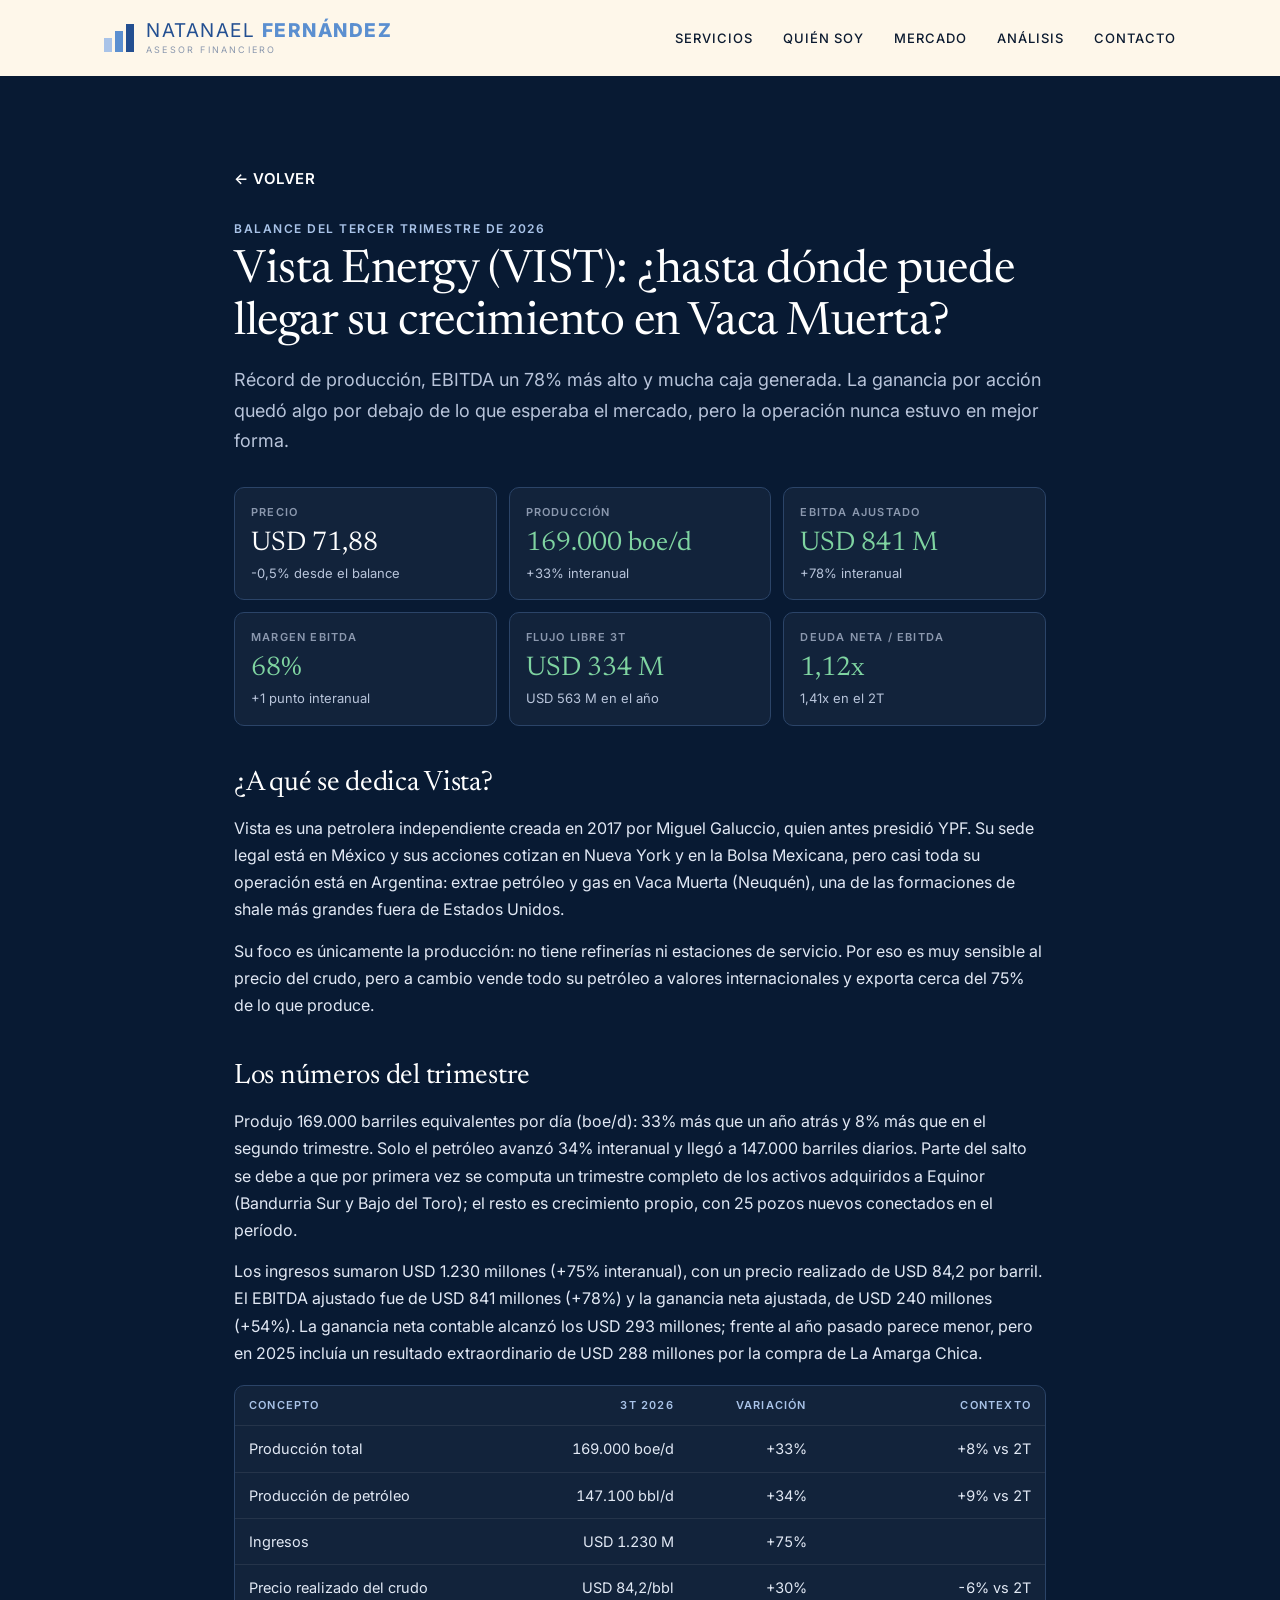
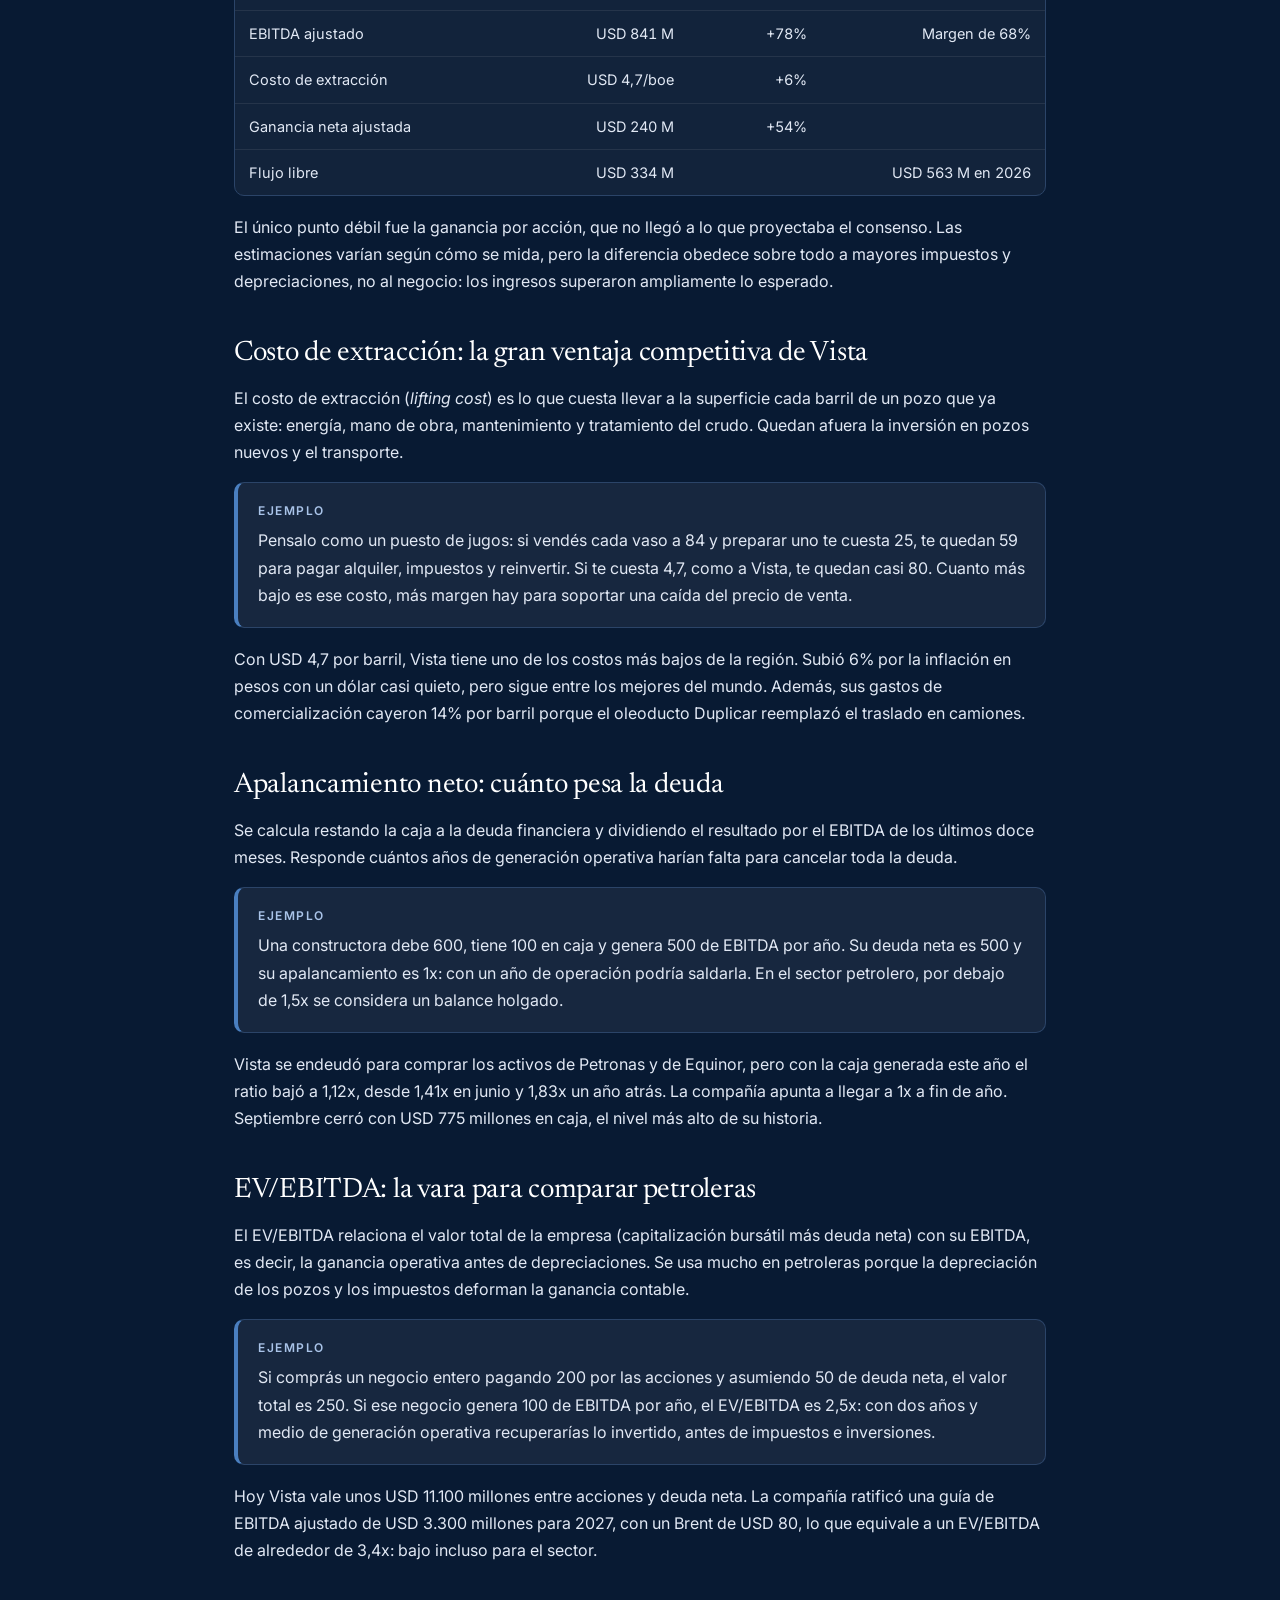
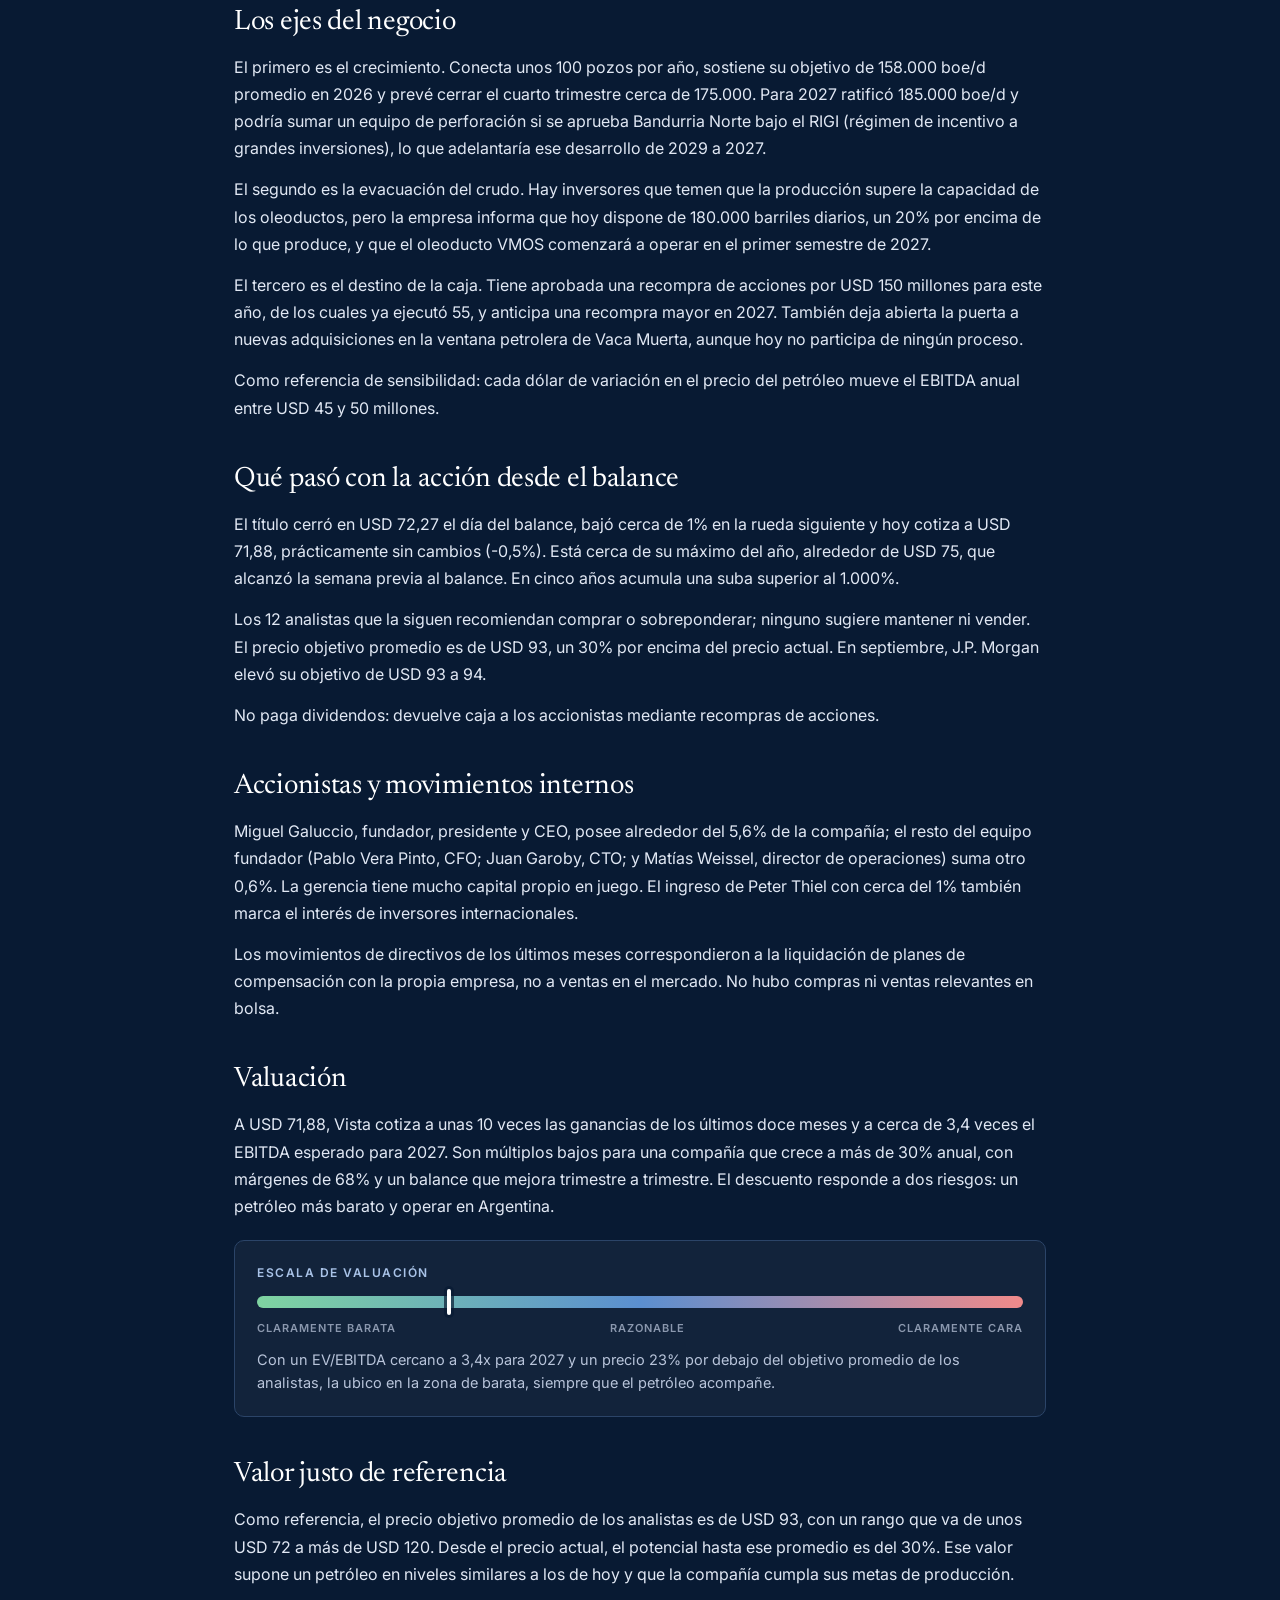
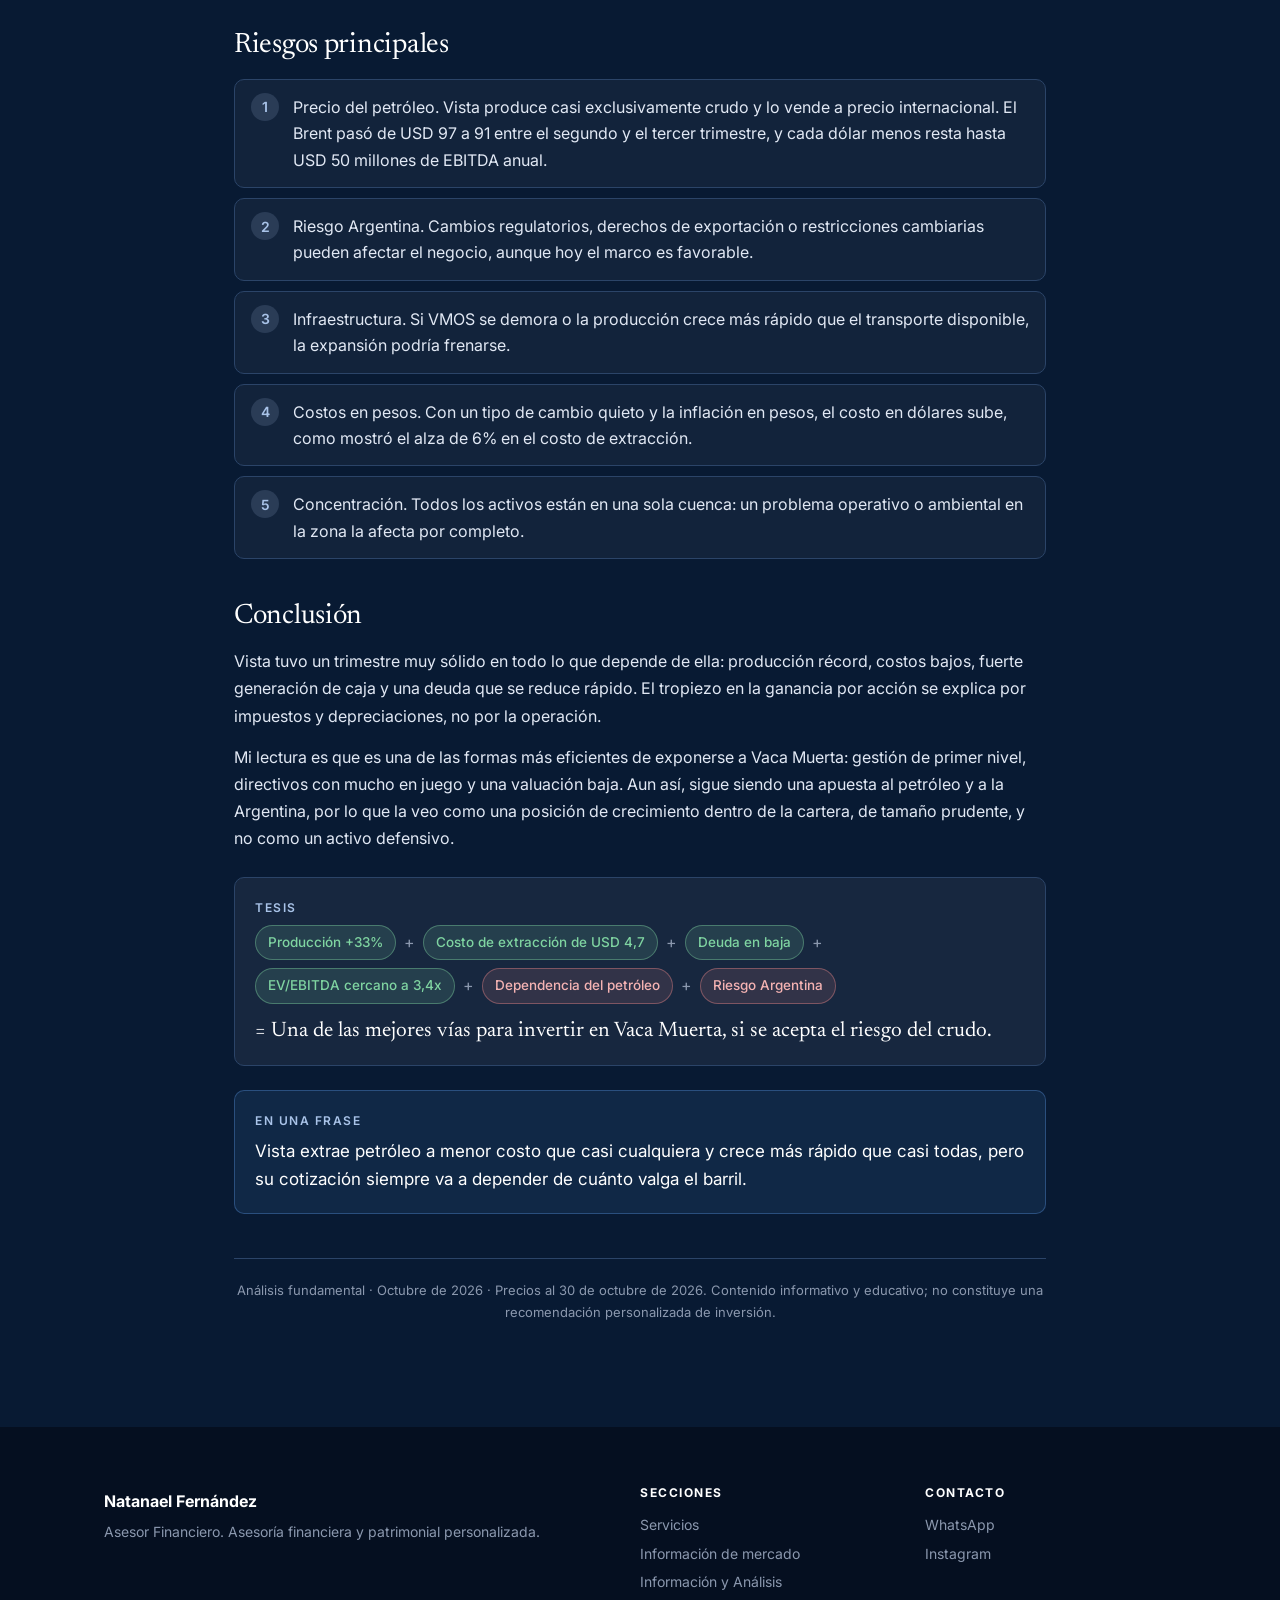
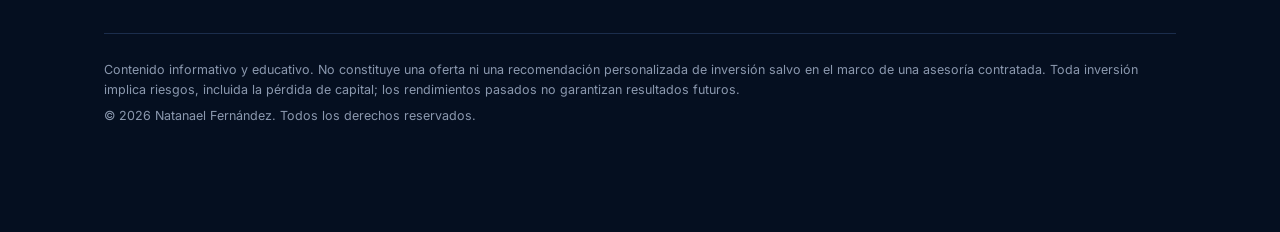
<file: informe-vist.html>
<!DOCTYPE html>
<html lang="es"><head><title>Informe Vista Energy (VIST) | Natanael Fernández</title><meta charset="utf-8"><meta name="viewport" content="width=device-width, initial-scale=1"><meta name="description" content="Balance del tercer trimestre de 2026 de Vista Energy: producción, EBITDA, valuación y riesgos."><link rel="preconnect" href="https://fonts.googleapis.com"><link rel="preconnect" href="https://fonts.gstatic.com" crossorigin><link href="https://fonts.googleapis.com/css2?family=Inter:wght@400;500;600;700;800&family=Newsreader:opsz,wght@6..72,400&display=swap" rel="stylesheet"><script>document.write('<link rel="stylesheet" href="estilos.css?v='+Date.now()+'">')</script>
<style>
.rep{max-width:860px}
.rep .back{display:inline-block;margin-bottom:28px}
.rep .eyebrow{font-family:Inter,system-ui,sans-serif;font-size:12px;font-weight:600;letter-spacing:1.5px;text-transform:uppercase;color:var(--lb);margin-bottom:8px}
.rep h1{font-size:clamp(30px,5vw,46px);line-height:1.12;margin:0 0 16px;color:#fff}
.rep .lede{color:#b8c4da;font-size:18px;margin:0 0 30px}
.rep section{margin-bottom:40px}
.rep h2{font-size:clamp(22px,3vw,28px);line-height:1.25;margin:0 0 14px;color:#fff}
.rep p{margin:0 0 14px;color:#e1e8f4;line-height:1.7}
.rep .up{color:#7fd4a1}.rep .down{color:#f08a8a}
.rep .card,.rep .kpi,.rep .formula{background:rgba(255,255,255,.04);border:1px solid #2b4468;border-radius:10px}
.rep .card{padding:22px}
.rep .kpis{display:grid;grid-template-columns:repeat(3,1fr);gap:12px;margin-bottom:40px}
.rep .kpi{padding:16px}
.rep .kpi .label{font-size:11px;font-weight:600;letter-spacing:1.2px;text-transform:uppercase;color:var(--mu)}
.rep .kpi .value{font-family:Newsreader,Georgia,serif;font-size:27px;line-height:1.15;margin:6px 0 4px;color:#fff}
.rep .kpi .value.up{color:#7fd4a1}.rep .kpi .value.down{color:#f08a8a}
.rep .kpi .sub{font-size:13px;color:#b8c4da}
.rep .table-wrap{overflow-x:auto;margin:18px 0;border-radius:10px;border:1px solid #2b4468;background:rgba(255,255,255,.04)}
.rep table{width:100%;border-collapse:collapse;font-size:14.5px;min-width:500px}
.rep th,.rep td{padding:11px 14px;text-align:left;border-bottom:1px solid rgba(255,255,255,.08);color:#e1e8f4}
.rep th{font-size:11px;font-weight:600;letter-spacing:1.2px;text-transform:uppercase;color:var(--lb)}
.rep td.num,.rep th.num{text-align:right;font-variant-numeric:tabular-nums}
.rep tr:last-child td{border-bottom:none}
.rep .example{background:rgba(255,255,255,.06);border:1px solid #2b4468;border-left:4px solid var(--ac);border-radius:10px;padding:18px 20px;margin:16px 0 18px;color:#e1e8f4;line-height:1.7}
.rep .example .eyebrow{margin-bottom:6px}
.rep .note{font-weight:700;color:var(--lb)}
.rep .scale{margin:20px 0 8px}
.rep .scale-bar{position:relative;height:12px;border-radius:999px;background:linear-gradient(90deg,#7fd4a1 0%,#5b8fd0 50%,#f08a8a 100%);margin-top:14px}
.rep .scale-marker{position:absolute;top:-7px;width:4px;height:26px;border-radius:4px;background:#fff;box-shadow:0 0 0 3px rgba(8,26,51,.7);transform:translateX(-50%)}
.rep .scale-labels{display:flex;justify-content:space-between;gap:8px;font-size:11px;font-weight:600;letter-spacing:1px;text-transform:uppercase;color:var(--mu);margin-top:12px}
.rep .scale-caption{font-size:14.5px;color:#b8c4da;margin-top:10px;line-height:1.6}
.rep ol.risks{counter-reset:r;list-style:none;padding:0;margin:16px 0}
.rep ol.risks li{counter-increment:r;position:relative;padding:14px 16px 14px 58px;margin-bottom:10px;background:rgba(255,255,255,.04);border:1px solid #2b4468;border-radius:10px;color:#e1e8f4;line-height:1.65}
.rep ol.risks li::before{content:counter(r);position:absolute;left:16px;top:13px;width:28px;height:28px;border-radius:50%;background:rgba(169,195,232,.16);color:var(--lb);font-size:14px;font-weight:600;display:flex;align-items:center;justify-content:center}
.rep ul.news{list-style:none;padding:0;margin:16px 0}
.rep ul.news li{padding:12px 16px;margin-bottom:8px;background:rgba(255,255,255,.04);border:1px solid #2b4468;border-radius:10px;color:#e1e8f4;line-height:1.65}
.rep ul.news .date{font-size:11px;font-weight:600;color:var(--lb);letter-spacing:1px;text-transform:uppercase;display:block;margin-bottom:2px}
.rep .tag{display:inline-block;padding:6px 12px;border-radius:999px;background:rgba(127,212,161,.14);color:#7fd4a1;border:1px solid rgba(127,212,161,.4);font-size:13.5px;font-weight:500}
.rep .tag.neutral{background:rgba(240,138,138,.12);color:#f5b3b3;border-color:rgba(240,138,138,.4)}
.rep .formula{padding:20px;margin:24px 0;background:rgba(255,255,255,.06)}
.rep .chips{display:flex;flex-wrap:wrap;gap:8px;align-items:center}
.rep .op{color:var(--mu)}
.rep .result{margin-top:14px;font-family:Newsreader,Georgia,serif;font-size:21px;line-height:1.3;color:#fff}
.rep .one-liner{margin-top:18px;padding:20px;border-radius:10px;background:rgba(74,127,192,.14);border:1px solid rgba(74,127,192,.45);font-size:17px;color:#fff;line-height:1.6}
.rep .rep-foot{margin-top:44px;padding-top:20px;border-top:1px solid #2b4468;color:var(--mu);font-size:13px;text-align:center}
@media(max-width:640px){.rep .kpis{grid-template-columns:repeat(2,1fr)}.rep .kpi .value{font-size:22px}.rep .card,.rep .formula{padding:18px}.rep .scale-labels{font-size:10px}}
</style></head>
<body>
<header id="hd"></header>
<main class="dk" style="min-height:75vh"><div class="w rep">
<a class="va back" href="mercados.html">← Volver</a>
<div class="eyebrow">Balance del tercer trimestre de 2026</div>
<h1>Vista Energy (VIST): ¿hasta dónde puede llegar su crecimiento en Vaca Muerta?</h1>
<p class="lede">Récord de producción, EBITDA un 78% más alto y mucha caja generada. La ganancia por acción quedó algo por debajo de lo que esperaba el mercado, pero la operación nunca estuvo en mejor forma.</p>
<div class="kpis">
<div class="kpi"><div class="label">Precio</div><div class="value ">USD 71,88</div><div class="sub">-0,5% desde el balance</div></div>
<div class="kpi"><div class="label">Producción</div><div class="value up">169.000 boe/d</div><div class="sub">+33% interanual</div></div>
<div class="kpi"><div class="label">EBITDA ajustado</div><div class="value up">USD 841 M</div><div class="sub">+78% interanual</div></div>
<div class="kpi"><div class="label">Margen EBITDA</div><div class="value up">68%</div><div class="sub">+1 punto interanual</div></div>
<div class="kpi"><div class="label">Flujo libre 3T</div><div class="value up">USD 334 M</div><div class="sub">USD 563 M en el año</div></div>
<div class="kpi"><div class="label">Deuda neta / EBITDA</div><div class="value up">1,12x</div><div class="sub">1,41x en el 2T</div></div>
</div>

<section>
    <h2>¿A qué se dedica Vista?</h2>
    <p>Vista es una petrolera independiente creada en 2017 por Miguel Galuccio, quien antes presidió YPF. Su sede legal está en México y sus acciones cotizan en Nueva York y en la Bolsa Mexicana, pero casi toda su operación está en Argentina: extrae petróleo y gas en Vaca Muerta (Neuquén), una de las formaciones de shale más grandes fuera de Estados Unidos.</p>
    <p>Su foco es únicamente la producción: no tiene refinerías ni estaciones de servicio. Por eso es muy sensible al precio del crudo, pero a cambio vende todo su petróleo a valores internacionales y exporta cerca del 75% de lo que produce.</p>
  </section>
<section>
    <h2>Los números del trimestre</h2>
    <p>Produjo 169.000 barriles equivalentes por día (boe/d): 33% más que un año atrás y 8% más que en el segundo trimestre. Solo el petróleo avanzó 34% interanual y llegó a 147.000 barriles diarios. Parte del salto se debe a que por primera vez se computa un trimestre completo de los activos adquiridos a Equinor (Bandurria Sur y Bajo del Toro); el resto es crecimiento propio, con 25 pozos nuevos conectados en el período.</p>
    <p>Los ingresos sumaron USD 1.230 millones (+75% interanual), con un precio realizado de USD 84,2 por barril. El EBITDA ajustado fue de USD 841 millones (+78%) y la ganancia neta ajustada, de USD 240 millones (+54%). La ganancia neta contable alcanzó los USD 293 millones; frente al año pasado parece menor, pero en 2025 incluía un resultado extraordinario de USD 288 millones por la compra de La Amarga Chica.</p>
<div class="table-wrap"><table><thead><tr><th class="">Concepto</th><th class="num">3T 2026</th><th class="num">Variación</th><th class="num">Contexto</th></tr></thead><tbody><tr><td class="">Producción total</td><td class="num">169.000 boe/d</td><td class="num">+33%</td><td class="num">+8% vs 2T</td></tr><tr><td class="">Producción de petróleo</td><td class="num">147.100 bbl/d</td><td class="num">+34%</td><td class="num">+9% vs 2T</td></tr><tr><td class="">Ingresos</td><td class="num">USD 1.230 M</td><td class="num">+75%</td><td class="num"></td></tr><tr><td class="">Precio realizado del crudo</td><td class="num">USD 84,2/bbl</td><td class="num">+30%</td><td class="num">-6% vs 2T</td></tr><tr><td class="">EBITDA ajustado</td><td class="num">USD 841 M</td><td class="num">+78%</td><td class="num">Margen de 68%</td></tr><tr><td class="">Costo de extracción</td><td class="num">USD 4,7/boe</td><td class="num">+6%</td><td class="num"></td></tr><tr><td class="">Ganancia neta ajustada</td><td class="num">USD 240 M</td><td class="num">+54%</td><td class="num"></td></tr><tr><td class="">Flujo libre</td><td class="num">USD 334 M</td><td class="num"></td><td class="num">USD 563 M en 2026</td></tr></tbody></table></div>
    <p>El único punto débil fue la ganancia por acción, que no llegó a lo que proyectaba el consenso. Las estimaciones varían según cómo se mida, pero la diferencia obedece sobre todo a mayores impuestos y depreciaciones, no al negocio: los ingresos superaron ampliamente lo esperado.</p>
  </section>
<section>
    <h2>Costo de extracción: la gran ventaja competitiva de Vista</h2>
    <p>El costo de extracción (<i>lifting cost</i>) es lo que cuesta llevar a la superficie cada barril de un pozo que ya existe: energía, mano de obra, mantenimiento y tratamiento del crudo. Quedan afuera la inversión en pozos nuevos y el transporte.</p>
<div class="example"><div class="eyebrow">Ejemplo</div>Pensalo como un puesto de jugos: si vendés cada vaso a 84 y preparar uno te cuesta 25, te quedan 59 para pagar alquiler, impuestos y reinvertir. Si te cuesta 4,7, como a Vista, te quedan casi 80. Cuanto más bajo es ese costo, más margen hay para soportar una caída del precio de venta.</div>
    <p>Con USD 4,7 por barril, Vista tiene uno de los costos más bajos de la región. Subió 6% por la inflación en pesos con un dólar casi quieto, pero sigue entre los mejores del mundo. Además, sus gastos de comercialización cayeron 14% por barril porque el oleoducto Duplicar reemplazó el traslado en camiones.</p>
  </section>
<section>
    <h2>Apalancamiento neto: cuánto pesa la deuda</h2>
    <p>Se calcula restando la caja a la deuda financiera y dividiendo el resultado por el EBITDA de los últimos doce meses. Responde cuántos años de generación operativa harían falta para cancelar toda la deuda.</p>
<div class="example"><div class="eyebrow">Ejemplo</div>Una constructora debe 600, tiene 100 en caja y genera 500 de EBITDA por año. Su deuda neta es 500 y su apalancamiento es 1x: con un año de operación podría saldarla. En el sector petrolero, por debajo de 1,5x se considera un balance holgado.</div>
    <p>Vista se endeudó para comprar los activos de Petronas y de Equinor, pero con la caja generada este año el ratio bajó a 1,12x, desde 1,41x en junio y 1,83x un año atrás. La compañía apunta a llegar a 1x a fin de año. Septiembre cerró con USD 775 millones en caja, el nivel más alto de su historia.</p>
  </section>
<section>
    <h2>EV/EBITDA: la vara para comparar petroleras</h2>
    <p>El EV/EBITDA relaciona el valor total de la empresa (capitalización bursátil más deuda neta) con su EBITDA, es decir, la ganancia operativa antes de depreciaciones. Se usa mucho en petroleras porque la depreciación de los pozos y los impuestos deforman la ganancia contable.</p>
<div class="example"><div class="eyebrow">Ejemplo</div>Si comprás un negocio entero pagando 200 por las acciones y asumiendo 50 de deuda neta, el valor total es 250. Si ese negocio genera 100 de EBITDA por año, el EV/EBITDA es 2,5x: con dos años y medio de generación operativa recuperarías lo invertido, antes de impuestos e inversiones.</div>
    <p>Hoy Vista vale unos USD 11.100 millones entre acciones y deuda neta. La compañía ratificó una guía de EBITDA ajustado de USD 3.300 millones para 2027, con un Brent de USD 80, lo que equivale a un EV/EBITDA de alrededor de 3,4x: bajo incluso para el sector.</p>
  </section>
<section>
    <h2>Los ejes del negocio</h2>
    <p>El primero es el crecimiento. Conecta unos 100 pozos por año, sostiene su objetivo de 158.000 boe/d promedio en 2026 y prevé cerrar el cuarto trimestre cerca de 175.000. Para 2027 ratificó 185.000 boe/d y podría sumar un equipo de perforación si se aprueba Bandurria Norte bajo el RIGI (régimen de incentivo a grandes inversiones), lo que adelantaría ese desarrollo de 2029 a 2027.</p>
    <p>El segundo es la evacuación del crudo. Hay inversores que temen que la producción supere la capacidad de los oleoductos, pero la empresa informa que hoy dispone de 180.000 barriles diarios, un 20% por encima de lo que produce, y que el oleoducto VMOS comenzará a operar en el primer semestre de 2027.</p>
    <p>El tercero es el destino de la caja. Tiene aprobada una recompra de acciones por USD 150 millones para este año, de los cuales ya ejecutó 55, y anticipa una recompra mayor en 2027. También deja abierta la puerta a nuevas adquisiciones en la ventana petrolera de Vaca Muerta, aunque hoy no participa de ningún proceso.</p>
    <p>Como referencia de sensibilidad: cada dólar de variación en el precio del petróleo mueve el EBITDA anual entre USD 45 y 50 millones.</p>
  </section>
<section>
    <h2>Qué pasó con la acción desde el balance</h2>
    <p>El título cerró en USD 72,27 el día del balance, bajó cerca de 1% en la rueda siguiente y hoy cotiza a USD 71,88, prácticamente sin cambios (-0,5%). Está cerca de su máximo del año, alrededor de USD 75, que alcanzó la semana previa al balance. En cinco años acumula una suba superior al 1.000%.</p>
    <p>Los 12 analistas que la siguen recomiendan comprar o sobreponderar; ninguno sugiere mantener ni vender. El precio objetivo promedio es de USD 93, un 30% por encima del precio actual. En septiembre, J.P. Morgan elevó su objetivo de USD 93 a 94.</p>
    <p>No paga dividendos: devuelve caja a los accionistas mediante recompras de acciones.</p>
  </section>
<section>
    <h2>Accionistas y movimientos internos</h2>
    <p>Miguel Galuccio, fundador, presidente y CEO, posee alrededor del 5,6% de la compañía; el resto del equipo fundador (Pablo Vera Pinto, CFO; Juan Garoby, CTO; y Matías Weissel, director de operaciones) suma otro 0,6%. La gerencia tiene mucho capital propio en juego. El ingreso de Peter Thiel con cerca del 1% también marca el interés de inversores internacionales.</p>
    <p>Los movimientos de directivos de los últimos meses correspondieron a la liquidación de planes de compensación con la propia empresa, no a ventas en el mercado. No hubo compras ni ventas relevantes en bolsa.</p>
  </section>
<section>
    <h2>Valuación</h2>
    <p>A USD 71,88, Vista cotiza a unas 10 veces las ganancias de los últimos doce meses y a cerca de 3,4 veces el EBITDA esperado para 2027. Son múltiplos bajos para una compañía que crece a más de 30% anual, con márgenes de 68% y un balance que mejora trimestre a trimestre. El descuento responde a dos riesgos: un petróleo más barato y operar en Argentina.</p>
<div class="scale card"><div class="eyebrow">Escala de valuación</div><div class="scale-bar"><div class="scale-marker" style="left:25%"></div></div>
<div class="scale-labels"><span>Claramente barata</span><span>Razonable</span><span>Claramente cara</span></div><div class="scale-caption">Con un EV/EBITDA cercano a 3,4x para 2027 y un precio 23% por debajo del objetivo promedio de los analistas, la ubico en la zona de barata, siempre que el petróleo acompañe.</div></div>
  </section>
<section>
    <h2>Valor justo de referencia</h2>
    <p>Como referencia, el precio objetivo promedio de los analistas es de USD 93, con un rango que va de unos USD 72 a más de USD 120. Desde el precio actual, el potencial hasta ese promedio es del 30%. Ese valor supone un petróleo en niveles similares a los de hoy y que la compañía cumpla sus metas de producción.</p>
  </section>
<section>
    <h2>Riesgos principales</h2>
<ol class="risks"><li>Precio del petróleo. Vista produce casi exclusivamente crudo y lo vende a precio internacional. El Brent pasó de USD 97 a 91 entre el segundo y el tercer trimestre, y cada dólar menos resta hasta USD 50 millones de EBITDA anual.</li><li>Riesgo Argentina. Cambios regulatorios, derechos de exportación o restricciones cambiarias pueden afectar el negocio, aunque hoy el marco es favorable.</li><li>Infraestructura. Si VMOS se demora o la producción crece más rápido que el transporte disponible, la expansión podría frenarse.</li><li>Costos en pesos. Con un tipo de cambio quieto y la inflación en pesos, el costo en dólares sube, como mostró el alza de 6% en el costo de extracción.</li><li>Concentración. Todos los activos están en una sola cuenca: un problema operativo o ambiental en la zona la afecta por completo.</li></ol>
  </section>
<section>
    <h2>Conclusión</h2>
    <p>Vista tuvo un trimestre muy sólido en todo lo que depende de ella: producción récord, costos bajos, fuerte generación de caja y una deuda que se reduce rápido. El tropiezo en la ganancia por acción se explica por impuestos y depreciaciones, no por la operación.</p>
    <p>Mi lectura es que es una de las formas más eficientes de exponerse a Vaca Muerta: gestión de primer nivel, directivos con mucho en juego y una valuación baja. Aun así, sigue siendo una apuesta al petróleo y a la Argentina, por lo que la veo como una posición de crecimiento dentro de la cartera, de tamaño prudente, y no como un activo defensivo.</p>
<div class="formula"><div class="eyebrow">Tesis</div><div class="chips"><span class="tag">Producción +33%</span><span class="op">+</span><span class="tag">Costo de extracción de USD 4,7</span><span class="op">+</span><span class="tag">Deuda en baja</span><span class="op">+</span><span class="tag">EV/EBITDA cercano a 3,4x</span><span class="op">+</span><span class="tag neutral">Dependencia del petróleo</span><span class="op">+</span><span class="tag neutral">Riesgo Argentina</span></div><div class="result">= Una de las mejores vías para invertir en Vaca Muerta, si se acepta el riesgo del crudo.</div></div>
    <div class="one-liner"><div class="eyebrow">En una frase</div>Vista extrae petróleo a menor costo que casi cualquiera y crece más rápido que casi todas, pero su cotización siempre va a depender de cuánto valga el barril.</div>
  </section>

<p class="rep-foot">Análisis fundamental · Octubre de 2026 · Precios al 30 de octubre de 2026. Contenido informativo y educativo; no constituye una recomendación personalizada de inversión.</p>
</div></main>
<footer id="ft"></footer>
<script>var v=Date.now();document.write('<script src="datos.js?v='+v+'"><\/script><script src="app.js?v='+v+'"><\/script>')</script>
</body></html>
</file>
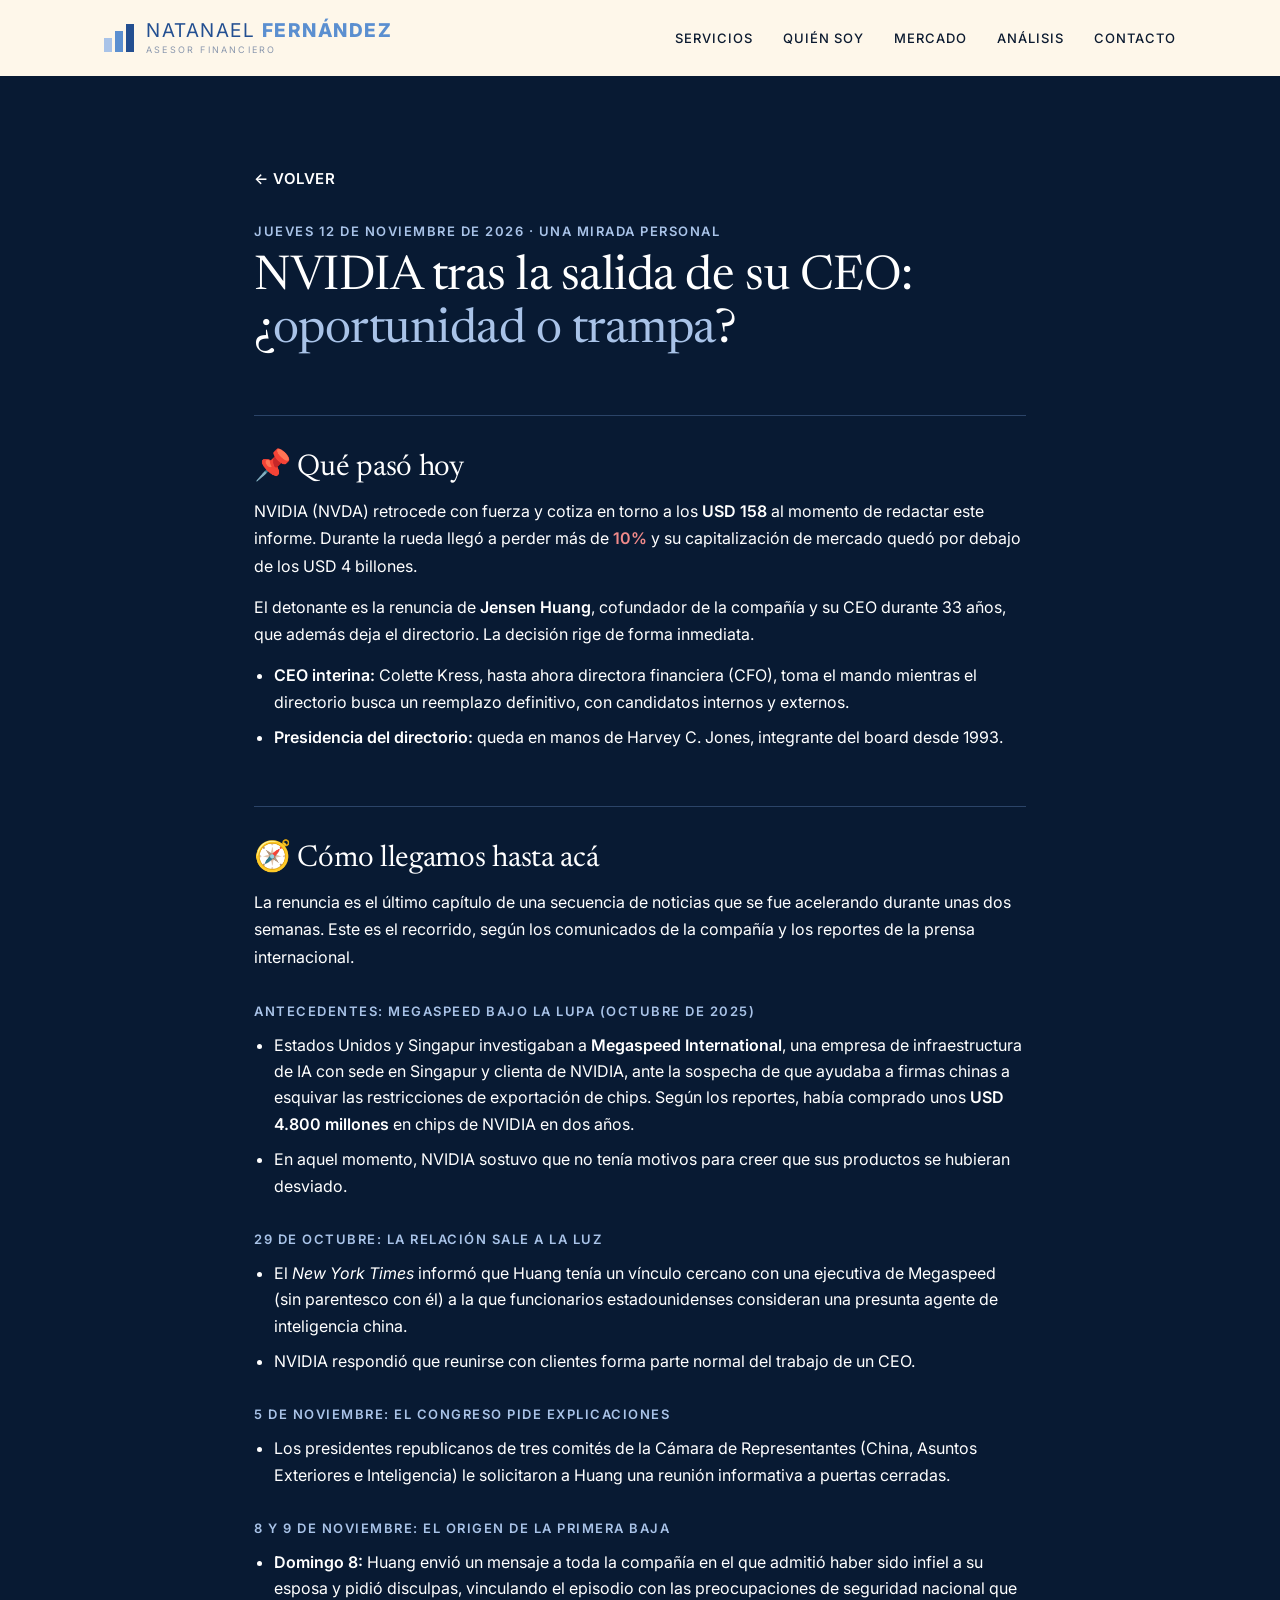
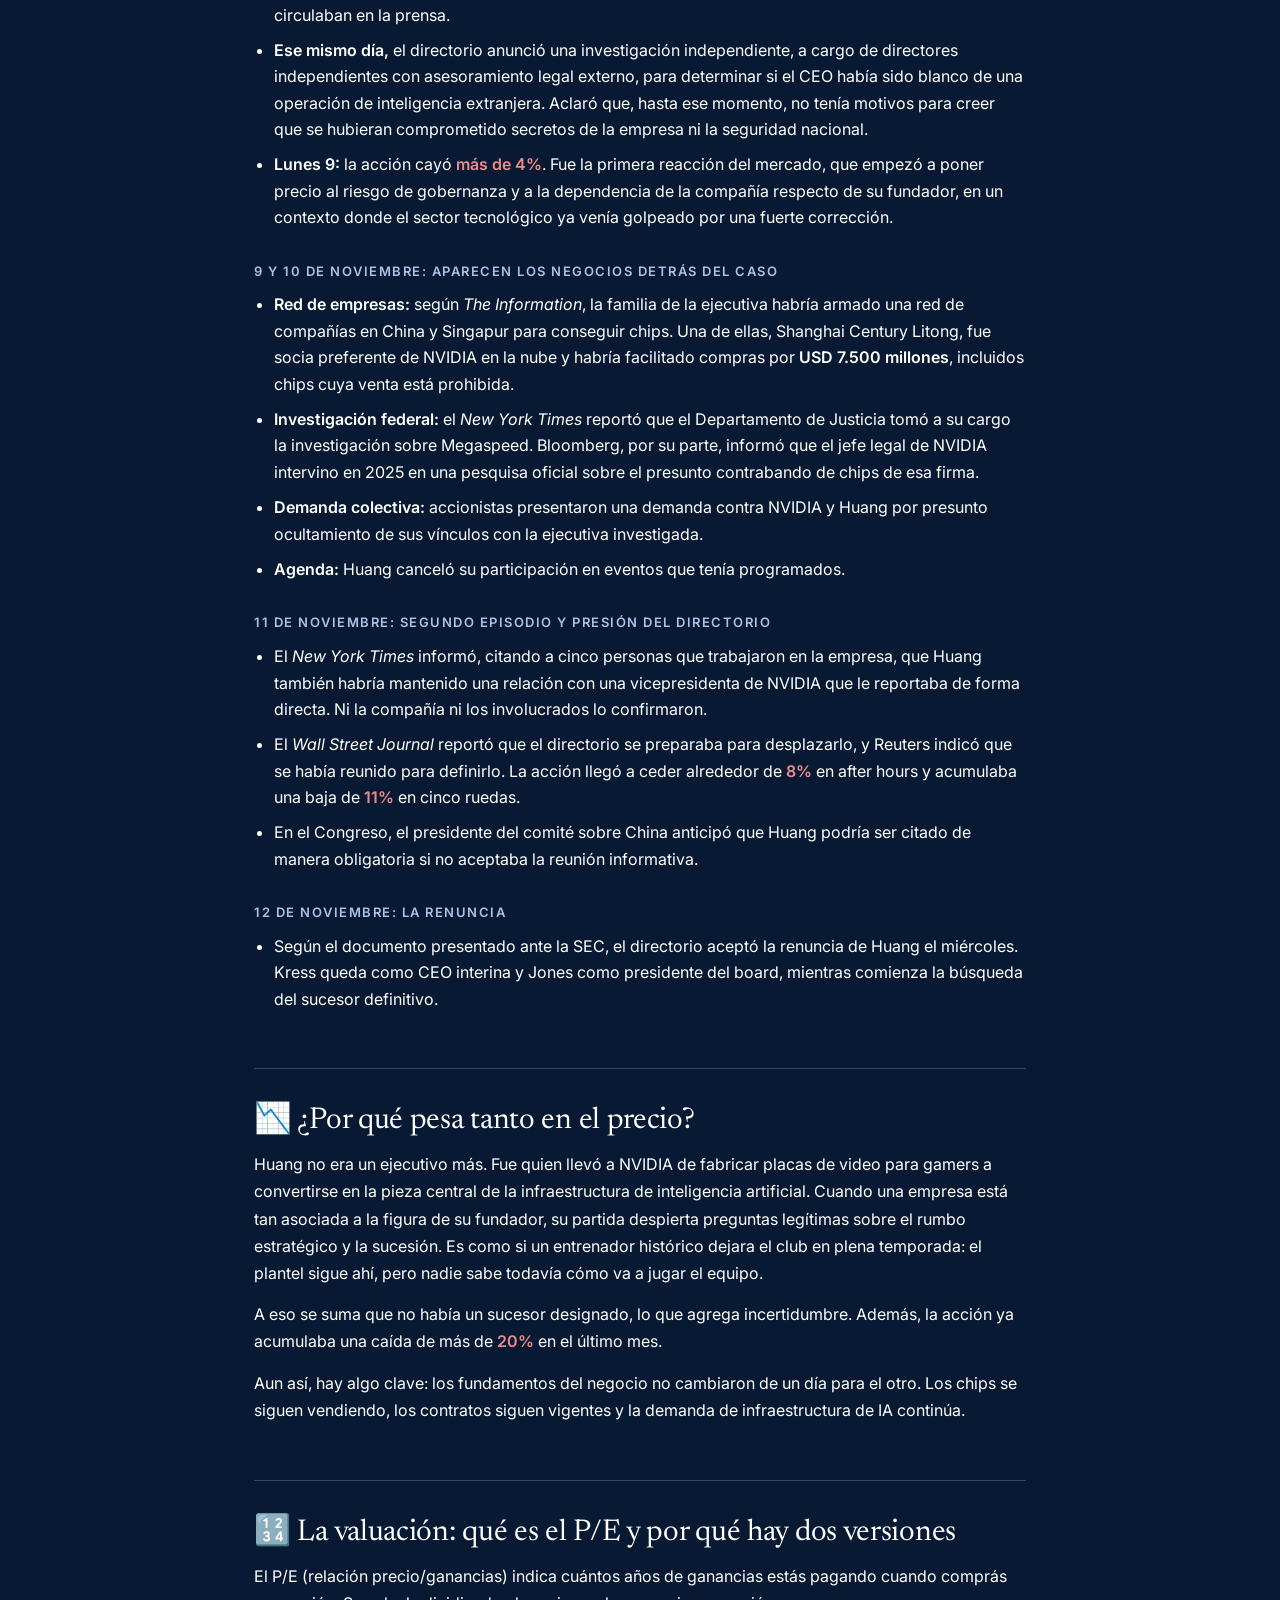
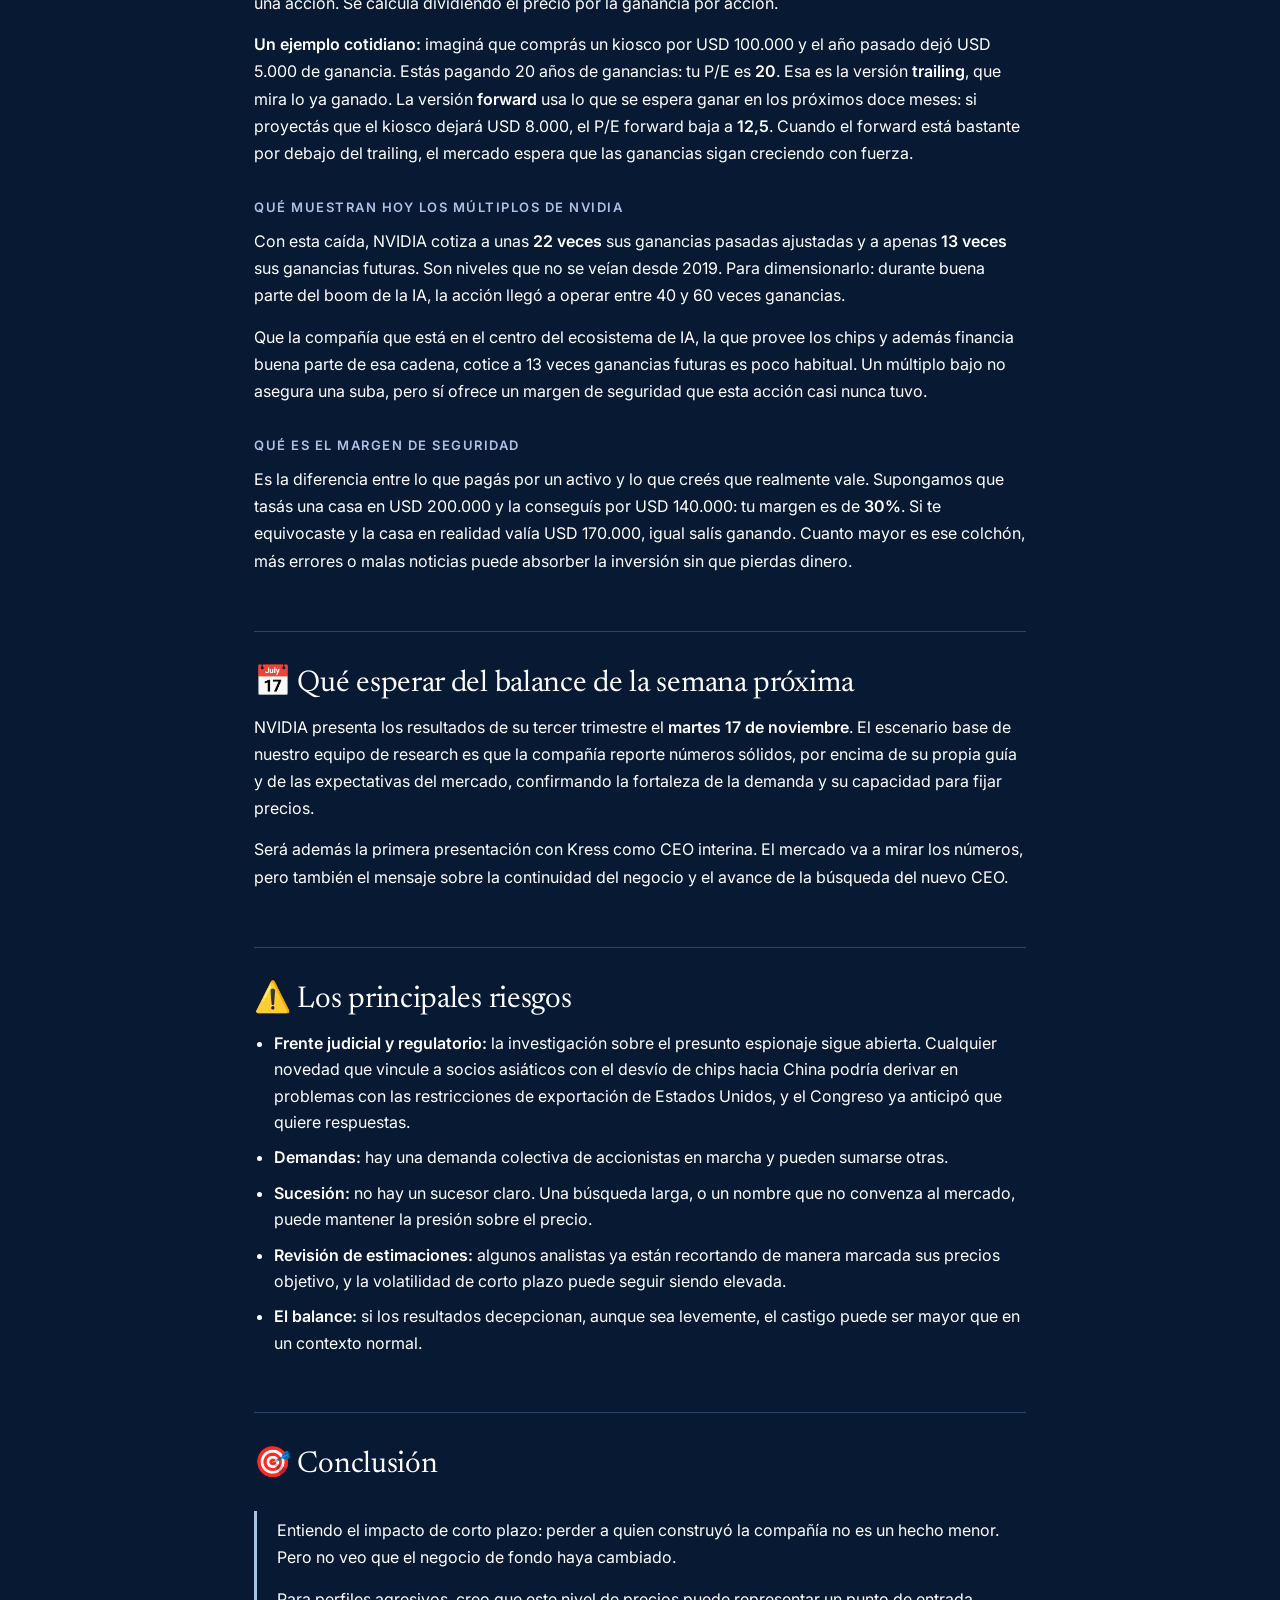
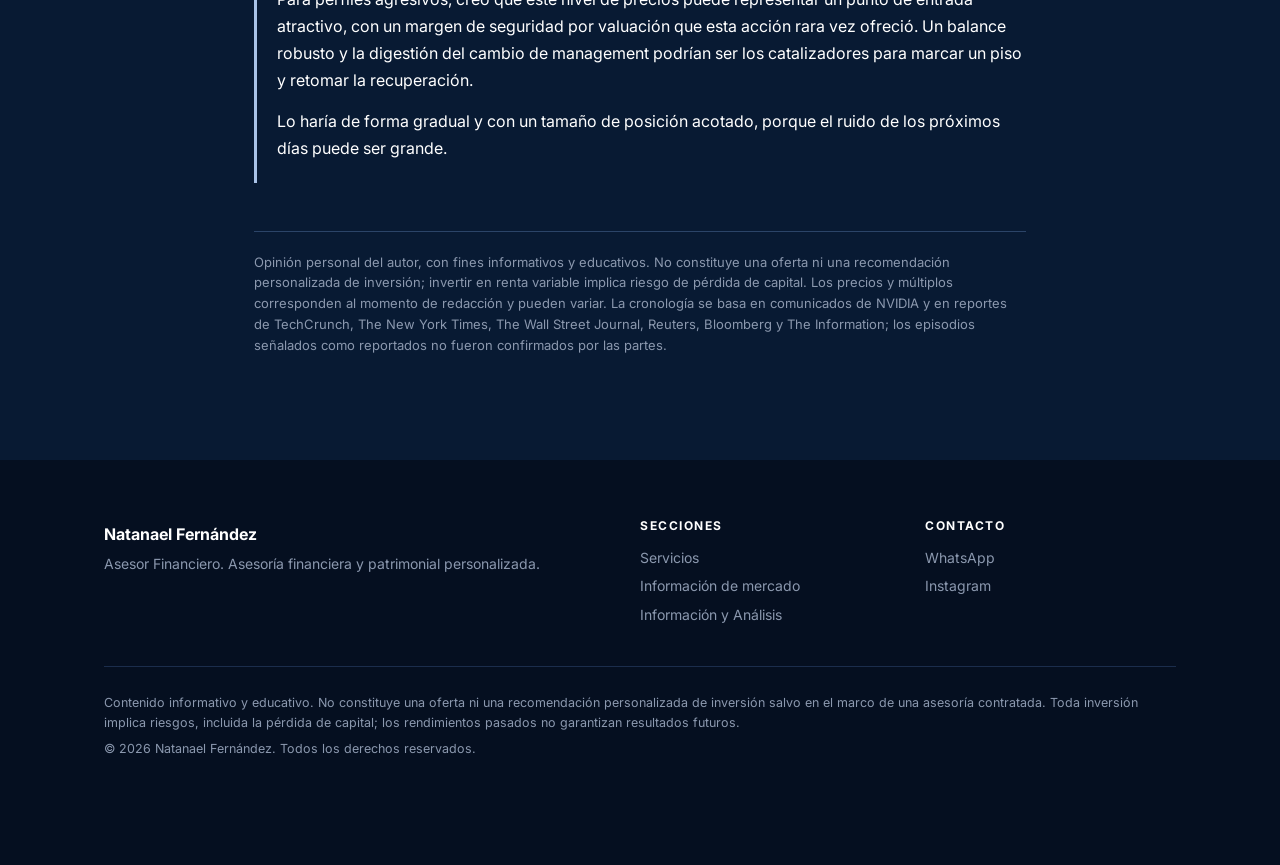
<file: informe.html>
<!DOCTYPE html>
<html lang="es"><head><title>NVIDIA tras la salida de su CEO | Natanael Fernández</title><meta charset="utf-8"><meta name="viewport" content="width=device-width, initial-scale=1"><meta name="description" content="Análisis de NVIDIA (NVDA) del jueves 12 de noviembre de 2026: cronología del escándalo que terminó con la renuncia de Jensen Huang, valuación y riesgos."><link rel="preconnect" href="https://fonts.googleapis.com"><link rel="preconnect" href="https://fonts.gstatic.com" crossorigin><link href="https://fonts.googleapis.com/css2?family=Inter:wght@400;500;600;700;800&family=Newsreader:opsz,wght@6..72,400&display=swap" rel="stylesheet"><script>document.write('<link rel="stylesheet" href="estilos.css?v='+Date.now()+'">')</script>

<style>

.inf{max-width:820px}

.inf .fecha{color:var(--lb);font-size:13px;font-weight:600;letter-spacing:1.5px;text-transform:uppercase;margin:0 0 10px}

.inf h2{margin:10px 0 40px}

.inf h3{font-size:30px;margin:56px 0 6px;padding-top:28px;border-top:1px solid #2b4468}

.inf h4{color:var(--lb);font-family:Inter,system-ui,sans-serif;font-size:13px;font-weight:600;letter-spacing:1.5px;text-transform:uppercase;margin:30px 0 10px}

.inf p{margin:0 0 14px;line-height:1.7}

.inf ul{margin:0 0 14px;padding-left:20px}

.inf li{margin-bottom:9px;line-height:1.65}

.inf ul ul{margin:9px 0 0}

.inf b{color:#fff;font-weight:600}

.inf .neg{color:#f08a8a;font-weight:600;white-space:nowrap}

.inf .pos{color:#7fd4a1;font-weight:600;white-space:nowrap}

.inf .caja{margin:22px 0;padding:6px 0 6px 20px;border-left:3px solid var(--lb)}

.inf .nota{margin-top:48px;padding-top:20px;border-top:1px solid #2b4468;color:var(--mu);font-size:13px;line-height:1.6}

</style></head>

<body>

<header id="hd"></header>

<main class="dk" style="min-height:75vh"><div class="w inf">

<a class="va" href="mercados.html">← Volver</a>

<p class="fecha" style="margin-top:28px">Jueves 12 de noviembre de 2026 · Una mirada personal</p>

<h2>NVIDIA tras la salida de su CEO: ¿<em>oportunidad o trampa</em>?</h2>

<h3>📌 Qué pasó hoy</h3>

<p>NVIDIA (NVDA) retrocede con fuerza y cotiza en torno a los <b>USD 158</b> al momento de redactar este informe. Durante la rueda llegó a perder más de <span class="neg">10%</span> y su capitalización de mercado quedó por debajo de los USD 4 billones.</p>

<p>El detonante es la renuncia de <b>Jensen Huang</b>, cofundador de la compañía y su CEO durante 33 años, que además deja el directorio. La decisión rige de forma inmediata.</p>

<ul>

<li><b>CEO interina:</b> Colette Kress, hasta ahora directora financiera (CFO), toma el mando mientras el directorio busca un reemplazo definitivo, con candidatos internos y externos.</li>

<li><b>Presidencia del directorio:</b> queda en manos de Harvey C. Jones, integrante del board desde 1993.</li>

</ul>

<h3>🧭 Cómo llegamos hasta acá</h3>

<p>La renuncia es el último capítulo de una secuencia de noticias que se fue acelerando durante unas dos semanas. Este es el recorrido, según los comunicados de la compañía y los reportes de la prensa internacional.</p>

<h4>Antecedentes: Megaspeed bajo la lupa (octubre de 2025)</h4>

<ul>

<li>Estados Unidos y Singapur investigaban a <b>Megaspeed International</b>, una empresa de infraestructura de IA con sede en Singapur y clienta de NVIDIA, ante la sospecha de que ayudaba a firmas chinas a esquivar las restricciones de exportación de chips. Según los reportes, había comprado unos <b>USD 4.800 millones</b> en chips de NVIDIA en dos años.</li>

<li>En aquel momento, NVIDIA sostuvo que no tenía motivos para creer que sus productos se hubieran desviado.</li>

</ul>

<h4>29 de octubre: la relación sale a la luz</h4>

<ul>

<li>El <i>New York Times</i> informó que Huang tenía un vínculo cercano con una ejecutiva de Megaspeed (sin parentesco con él) a la que funcionarios estadounidenses consideran una presunta agente de inteligencia china.</li>

<li>NVIDIA respondió que reunirse con clientes forma parte normal del trabajo de un CEO.</li>

</ul>

<h4>5 de noviembre: el Congreso pide explicaciones</h4>

<ul>

<li>Los presidentes republicanos de tres comités de la Cámara de Representantes (China, Asuntos Exteriores e Inteligencia) le solicitaron a Huang una reunión informativa a puertas cerradas.</li>

</ul>

<h4>8 y 9 de noviembre: el origen de la primera baja</h4>

<ul>

<li><b>Domingo 8:</b> Huang envió un mensaje a toda la compañía en el que admitió haber sido infiel a su esposa y pidió disculpas, vinculando el episodio con las preocupaciones de seguridad nacional que circulaban en la prensa.</li>

<li><b>Ese mismo día,</b> el directorio anunció una investigación independiente, a cargo de directores independientes con asesoramiento legal externo, para determinar si el CEO había sido blanco de una operación de inteligencia extranjera. Aclaró que, hasta ese momento, no tenía motivos para creer que se hubieran comprometido secretos de la empresa ni la seguridad nacional.</li>

<li><b>Lunes 9:</b> la acción cayó <span class="neg">más de 4%</span>. Fue la primera reacción del mercado, que empezó a poner precio al riesgo de gobernanza y a la dependencia de la compañía respecto de su fundador, en un contexto donde el sector tecnológico ya venía golpeado por una fuerte corrección.</li>

</ul>

<h4>9 y 10 de noviembre: aparecen los negocios detrás del caso</h4>

<ul>

<li><b>Red de empresas:</b> según <i>The Information</i>, la familia de la ejecutiva habría armado una red de compañías en China y Singapur para conseguir chips. Una de ellas, Shanghai Century Litong, fue socia preferente de NVIDIA en la nube y habría facilitado compras por <b>USD 7.500 millones</b>, incluidos chips cuya venta está prohibida.</li>

<li><b>Investigación federal:</b> el <i>New York Times</i> reportó que el Departamento de Justicia tomó a su cargo la investigación sobre Megaspeed. Bloomberg, por su parte, informó que el jefe legal de NVIDIA intervino en 2025 en una pesquisa oficial sobre el presunto contrabando de chips de esa firma.</li>

<li><b>Demanda colectiva:</b> accionistas presentaron una demanda contra NVIDIA y Huang por presunto ocultamiento de sus vínculos con la ejecutiva investigada.</li>

<li><b>Agenda:</b> Huang canceló su participación en eventos que tenía programados.</li>

</ul>

<h4>11 de noviembre: segundo episodio y presión del directorio</h4>

<ul>

<li>El <i>New York Times</i> informó, citando a cinco personas que trabajaron en la empresa, que Huang también habría mantenido una relación con una vicepresidenta de NVIDIA que le reportaba de forma directa. Ni la compañía ni los involucrados lo confirmaron.</li>

<li>El <i>Wall Street Journal</i> reportó que el directorio se preparaba para desplazarlo, y Reuters indicó que se había reunido para definirlo. La acción llegó a ceder alrededor de <span class="neg">8%</span> en after hours y acumulaba una baja de <span class="neg">11%</span> en cinco ruedas.</li>

<li>En el Congreso, el presidente del comité sobre China anticipó que Huang podría ser citado de manera obligatoria si no aceptaba la reunión informativa.</li>

</ul>

<h4>12 de noviembre: la renuncia</h4>

<ul>

<li>Según el documento presentado ante la SEC, el directorio aceptó la renuncia de Huang el miércoles. Kress queda como CEO interina y Jones como presidente del board, mientras comienza la búsqueda del sucesor definitivo.</li>

</ul>

<h3>📉 ¿Por qué pesa tanto en el precio?</h3>

<p>Huang no era un ejecutivo más. Fue quien llevó a NVIDIA de fabricar placas de video para gamers a convertirse en la pieza central de la infraestructura de inteligencia artificial. Cuando una empresa está tan asociada a la figura de su fundador, su partida despierta preguntas legítimas sobre el rumbo estratégico y la sucesión. Es como si un entrenador histórico dejara el club en plena temporada: el plantel sigue ahí, pero nadie sabe todavía cómo va a jugar el equipo.</p>

<p>A eso se suma que no había un sucesor designado, lo que agrega incertidumbre. Además, la acción ya acumulaba una caída de más de <span class="neg">20%</span> en el último mes.</p>

<p>Aun así, hay algo clave: los fundamentos del negocio no cambiaron de un día para el otro. Los chips se siguen vendiendo, los contratos siguen vigentes y la demanda de infraestructura de IA continúa.</p>

<h3>🔢 La valuación: qué es el P/E y por qué hay dos versiones</h3>

<p>El P/E (relación precio/ganancias) indica cuántos años de ganancias estás pagando cuando comprás una acción. Se calcula dividiendo el precio por la ganancia por acción.</p>

<p><b>Un ejemplo cotidiano:</b> imaginá que comprás un kiosco por USD 100.000 y el año pasado dejó USD 5.000 de ganancia. Estás pagando 20 años de ganancias: tu P/E es <b>20</b>. Esa es la versión <b>trailing</b>, que mira lo ya ganado. La versión <b>forward</b> usa lo que se espera ganar en los próximos doce meses: si proyectás que el kiosco dejará USD 8.000, el P/E forward baja a <b>12,5</b>. Cuando el forward está bastante por debajo del trailing, el mercado espera que las ganancias sigan creciendo con fuerza.</p>

<h4>Qué muestran hoy los múltiplos de NVIDIA</h4>

<p>Con esta caída, NVIDIA cotiza a unas <b>22 veces</b> sus ganancias pasadas ajustadas y a apenas <b>13 veces</b> sus ganancias futuras. Son niveles que no se veían desde 2019. Para dimensionarlo: durante buena parte del boom de la IA, la acción llegó a operar entre 40 y 60 veces ganancias.</p>

<p>Que la compañía que está en el centro del ecosistema de IA, la que provee los chips y además financia buena parte de esa cadena, cotice a 13 veces ganancias futuras es poco habitual. Un múltiplo bajo no asegura una suba, pero sí ofrece un margen de seguridad que esta acción casi nunca tuvo.</p>

<h4>Qué es el margen de seguridad</h4>

<p>Es la diferencia entre lo que pagás por un activo y lo que creés que realmente vale. Supongamos que tasás una casa en USD 200.000 y la conseguís por USD 140.000: tu margen es de <b>30%</b>. Si te equivocaste y la casa en realidad valía USD 170.000, igual salís ganando. Cuanto mayor es ese colchón, más errores o malas noticias puede absorber la inversión sin que pierdas dinero.</p>

<h3>📅 Qué esperar del balance de la semana próxima</h3>

<p>NVIDIA presenta los resultados de su tercer trimestre el <b>martes 17 de noviembre</b>. El escenario base de nuestro equipo de research es que la compañía reporte números sólidos, por encima de su propia guía y de las expectativas del mercado, confirmando la fortaleza de la demanda y su capacidad para fijar precios.</p>

<p>Será además la primera presentación con Kress como CEO interina. El mercado va a mirar los números, pero también el mensaje sobre la continuidad del negocio y el avance de la búsqueda del nuevo CEO.</p>

<h3>⚠️ Los principales riesgos</h3>

<ul>

<li><b>Frente judicial y regulatorio:</b> la investigación sobre el presunto espionaje sigue abierta. Cualquier novedad que vincule a socios asiáticos con el desvío de chips hacia China podría derivar en problemas con las restricciones de exportación de Estados Unidos, y el Congreso ya anticipó que quiere respuestas.</li>

<li><b>Demandas:</b> hay una demanda colectiva de accionistas en marcha y pueden sumarse otras.</li>

<li><b>Sucesión:</b> no hay un sucesor claro. Una búsqueda larga, o un nombre que no convenza al mercado, puede mantener la presión sobre el precio.</li>

<li><b>Revisión de estimaciones:</b> algunos analistas ya están recortando de manera marcada sus precios objetivo, y la volatilidad de corto plazo puede seguir siendo elevada.</li>

<li><b>El balance:</b> si los resultados decepcionan, aunque sea levemente, el castigo puede ser mayor que en un contexto normal.</li>

</ul>

<h3>🎯 Conclusión</h3>

<div class="caja">

<p>Entiendo el impacto de corto plazo: perder a quien construyó la compañía no es un hecho menor. Pero no veo que el negocio de fondo haya cambiado.</p>

<p>Para perfiles agresivos, creo que este nivel de precios puede representar un punto de entrada atractivo, con un margen de seguridad por valuación que esta acción rara vez ofreció. Un balance robusto y la digestión del cambio de management podrían ser los catalizadores para marcar un piso y retomar la recuperación.</p>

<p>Lo haría de forma gradual y con un tamaño de posición acotado, porque el ruido de los próximos días puede ser grande.</p>

</div>

<p class="nota">Opinión personal del autor, con fines informativos y educativos. No constituye una oferta ni una recomendación personalizada de inversión; invertir en renta variable implica riesgo de pérdida de capital. Los precios y múltiplos corresponden al momento de redacción y pueden variar. La cronología se basa en comunicados de NVIDIA y en reportes de TechCrunch, The New York Times, The Wall Street Journal, Reuters, Bloomberg y The Information; los episodios señalados como reportados no fueron confirmados por las partes.</p>

</div></main>

<footer id="ft"></footer>

<script>var v=Date.now();document.write('<script src="datos.js?v='+v+'"><\/script><script src="app.js?v='+v+'"><\/script>')</script>

</body></html>
</file>
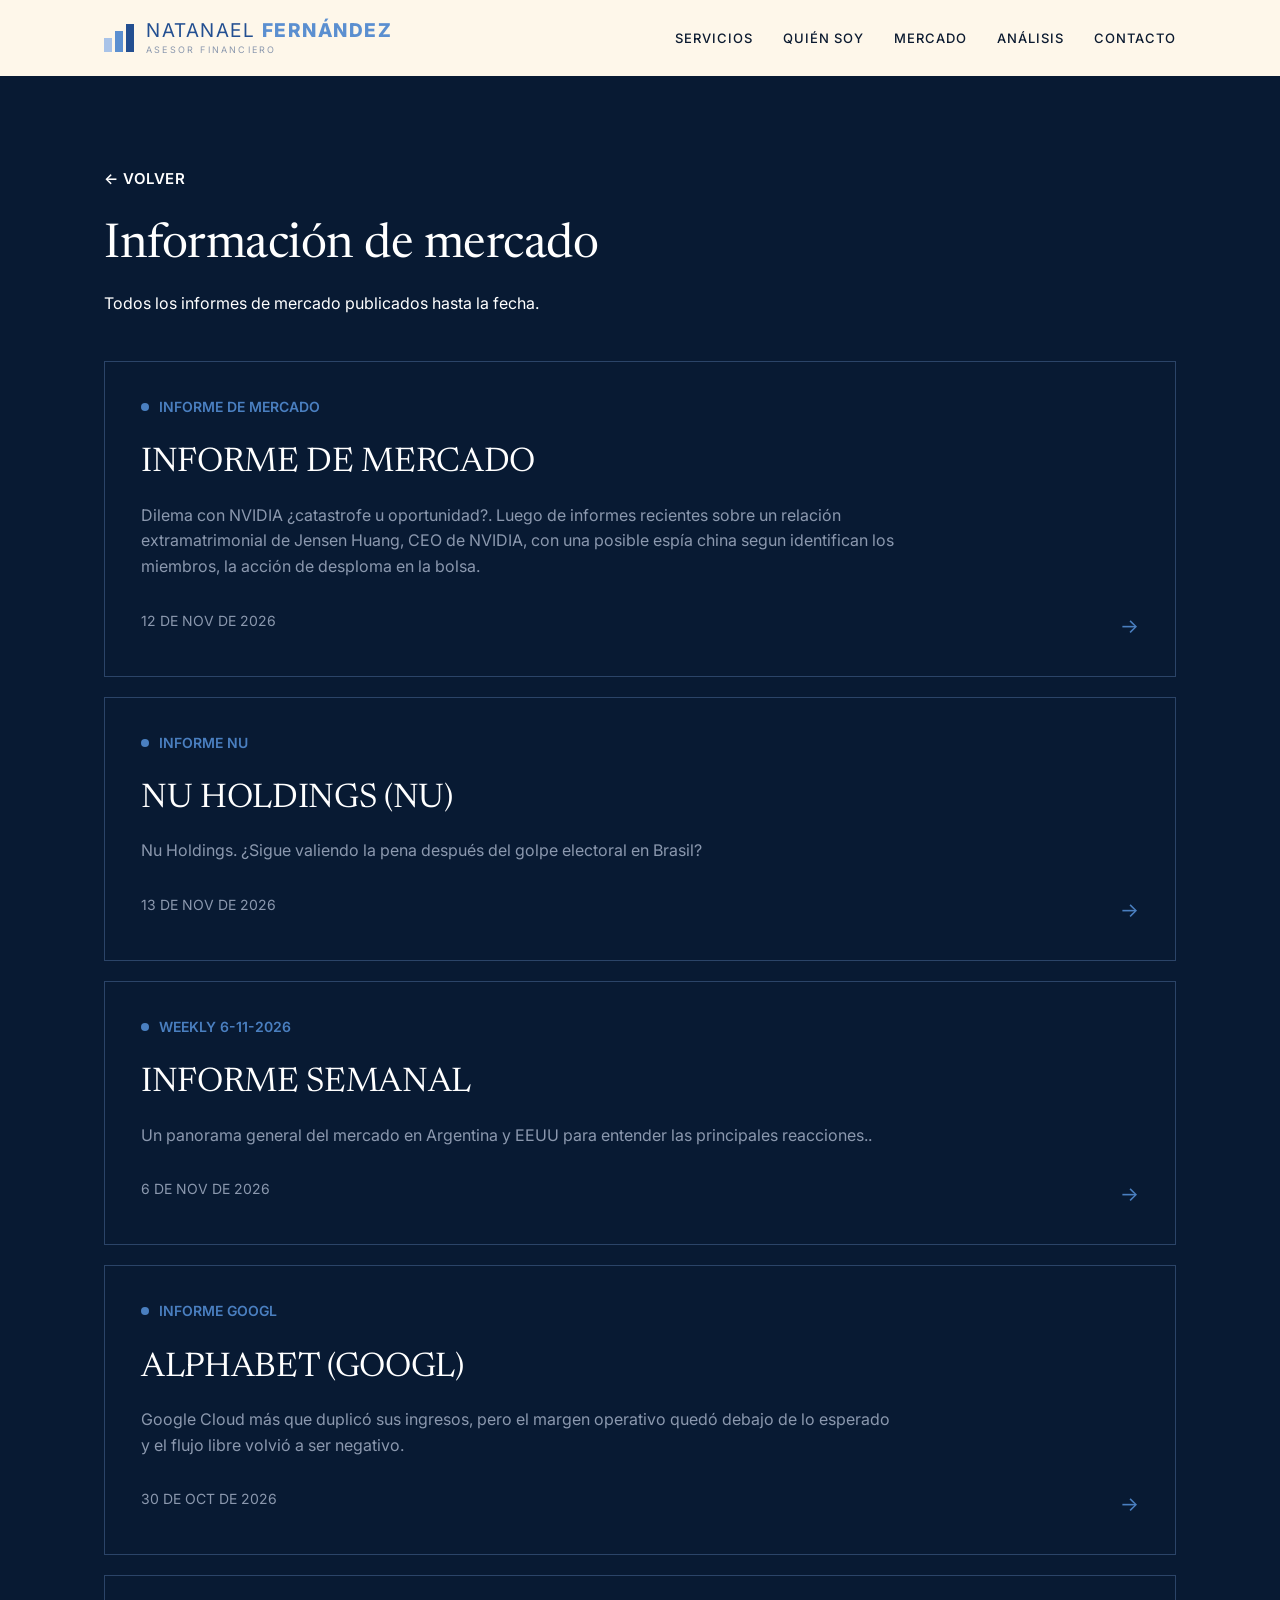
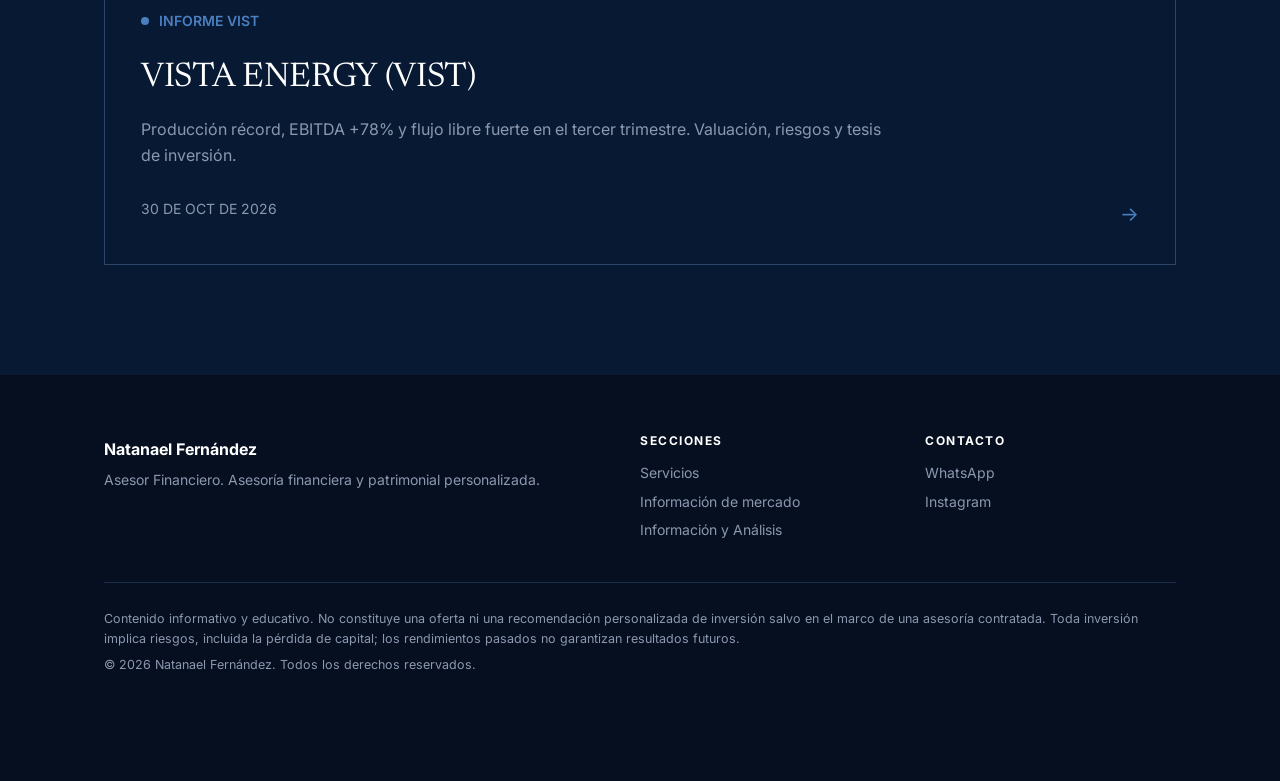
<file: mercados.html>
<!DOCTYPE html>
<html lang="es"><head><title>Información de mercado | Natanael Fernández</title><meta charset="utf-8"><meta name="viewport" content="width=device-width, initial-scale=1"><meta name="description" content="Asesoría financiera y patrimonial personalizada. Informes de mercado y análisis."><link rel="preconnect" href="https://fonts.googleapis.com"><link rel="preconnect" href="https://fonts.gstatic.com" crossorigin><link href="https://fonts.googleapis.com/css2?family=Inter:wght@400;500;600;700;800&family=Newsreader:opsz,wght@6..72,400&display=swap" rel="stylesheet"><script>document.write('<link rel="stylesheet" href="estilos.css?v='+Date.now()+'">')</script></head>
<body>
<header id="hd"></header>
<main class="dk" style="min-height:75vh"><div class="w">
<a class="va" href="index.html#mercado">← Volver</a>
<h2 style="margin-top:28px">Información de mercado</h2>
<p class="lead">Todos los informes de mercado publicados hasta la fecha.</p>
<div id="mkall"></div>
</div></main>
<footer id="ft"></footer>
<script>var v=Date.now();document.write('<script src="datos.js?v='+v+'"><\/script><script src="app.js?v='+v+'"><\/script>')</script>
</body></html>
</file>
<file: estilos.css>
:root{--cr:#fef7ea;--nv:#081a33;--nv2:#050f20;--bl:#234f91;--lb:#a9c3e8;--mu:#8b98ae;--tx:#0b1a30;--ac:#4a7fc0}
*{box-sizing:border-box}html{scroll-behavior:smooth;scroll-padding-top:84px}
body{margin:0;font-family:Inter,system-ui,-apple-system,"Segoe UI",Arial,sans-serif;background:var(--cr);color:var(--tx);line-height:1.6}
.w{max-width:1120px;margin:0 auto;padding:0 24px}
h1,h2,h3{font-family:Newsreader,"Playfair Display",Georgia,"Times New Roman",serif;font-weight:400;letter-spacing:-.01em}
h2{font-size:clamp(30px,5vw,48px);line-height:1.12;margin:0 0 18px}
em{font-style:normal;color:var(--bl)}.dk em{color:var(--lb)}
header{position:sticky;top:0;z-index:20;background:var(--cr)}
.nav{display:flex;align-items:center;justify-content:space-between;height:76px}
.logo{display:flex;align-items:center;gap:12px;text-decoration:none;color:var(--bl);font-size:19px;letter-spacing:1.5px;line-height:1.1}
.logo b{font-weight:800;color:#5b8fd0}.logo small{display:block;font-size:9px;letter-spacing:2.2px;color:var(--mu);margin-top:3px}
nav a{color:var(--tx);text-decoration:none;margin-left:30px;font-size:13px;letter-spacing:1px;text-transform:uppercase;font-weight:500}nav a:hover{color:var(--bl)}
#bg{display:none;background:none;border:0;padding:8px;cursor:pointer}#bg i{display:block;width:30px;height:2px;background:var(--tx);margin:7px 0}
.hero{text-align:center;padding:96px 0 104px}
.hero h1{font-size:clamp(36px,7vw,68px);line-height:1.08;margin:0 auto 24px;max-width:900px}
.hero p{font-size:20px;max-width:620px;margin:0 auto 34px}
.btn{display:inline-block;padding:16px 38px;border-radius:8px;font:inherit;font-weight:600;text-decoration:none;background:var(--bl);color:#fff;border:1.5px solid var(--bl);margin:6px;cursor:pointer}
.btn.o{background:none;color:var(--bl)}.dk .btn.o{color:#fff;border-color:#fff}
.dk{background:var(--nv);color:#fff;padding:90px 0}.cr{padding:90px 0}
.lead{max-width:480px;margin:0 0 44px}.mu{color:var(--mu)}
.sv{border-top:1px solid #fff;padding:26px 0 36px;display:grid;grid-template-columns:70px 1fr 1.4fr 150px;gap:12px 28px;align-items:start}
.sv>*{grid-row:1;margin:0}.sv .n{grid-column:1;color:var(--lb);font-weight:500}.sv h3{grid-column:2;font-size:30px;line-height:1.15}.sv p{grid-column:3;color:var(--mu)}
.sv .tg{grid-column:4;justify-self:end;color:var(--lb);font-size:13px;font-weight:600;letter-spacing:1px;text-transform:uppercase;text-decoration:none;border:1px solid var(--lb);border-radius:99px;padding:9px 22px;white-space:nowrap}.sv .tg:hover{background:var(--lb);color:var(--nv)}
.sv .pr{display:block;margin-top:14px;color:var(--lb);font-weight:600;font-size:17px}.sv .pl{display:inline-block;margin:14px 0 0 0;color:#fff;background:var(--bl);border-radius:99px;padding:9px 22px;font-size:13px;font-weight:600;letter-spacing:1px;text-transform:uppercase;text-decoration:none}.sv .pl:hover{background:var(--ac)}
.sv:last-child{border-bottom:1px solid #fff}
.sh{display:flex;justify-content:space-between;align-items:flex-end;gap:20px;flex-wrap:wrap;margin-bottom:34px}
.va{color:var(--bl);text-decoration:none;font-weight:600;letter-spacing:.5px;font-size:15px}.dk .va{color:#fff;text-transform:uppercase}
.mc{display:block;border:1px solid #2b4468;padding:34px 36px;margin-bottom:20px;color:#fff;text-decoration:none}a.mc:hover{border-color:var(--ac)}
.mc .lb{color:var(--ac);font-size:14px;font-weight:600;text-transform:uppercase;display:flex;align-items:center;gap:10px}
.mc .lb:before{content:"";width:8px;height:8px;border-radius:50%;background:var(--ac)}
.mc h3{font-size:34px;text-transform:uppercase;margin:18px 0 12px}.mc p{color:var(--mu);margin:0 0 30px;max-width:760px}
.mc .ft{display:flex;justify-content:space-between;color:var(--mu);font-size:14px;text-transform:uppercase}.mc .ar{color:var(--ac);font-size:20px}
.vg{display:grid;grid-template-columns:repeat(auto-fill,minmax(230px,1fr));gap:26px}
.vt{text-decoration:none}.vt .im{aspect-ratio:3/4;border-radius:14px;background:linear-gradient(160deg,#0f2a52,#081a33) center/cover;display:flex;align-items:flex-end;padding:20px;color:#fff;font-family:Newsreader,Georgia,serif;font-size:32px;line-height:1.05}
.vt h3{color:var(--bl);text-transform:uppercase;font-size:22px;margin:14px 0 0}
.me{display:grid;grid-template-columns:340px 1fr;gap:56px;align-items:center}
.ph{aspect-ratio:4/5;border-radius:14px;background:linear-gradient(135deg,#0b2a5b,#234f91) center 22%/cover}
.role{color:var(--bl);font-size:12px;letter-spacing:2px;text-transform:uppercase;font-weight:600}
.fq{border-top:1px solid #cfc7b4}.fq:last-of-type{border-bottom:1px solid #cfc7b4}
.fq summary{cursor:pointer;list-style:none;padding:26px 0;font-family:Newsreader,Georgia,serif;font-size:clamp(20px,3vw,26px);display:flex;justify-content:space-between;align-items:center;gap:16px}
.fq summary::-webkit-details-marker{display:none}
.fq summary:after{content:"";flex:none;width:10px;height:10px;border-right:2px solid var(--tx);border-bottom:2px solid var(--tx);transform:rotate(45deg)}
.fq[open] summary:after{transform:rotate(-135deg)}.fq p{margin:0 0 26px;color:#5b6578;max-width:780px}
.ct{display:grid;grid-template-columns:1fr 1fr;gap:56px;align-items:start}
form input,form textarea{width:100%;padding:14px;border-radius:8px;border:1px solid #2b4468;background:transparent;color:#fff;font:inherit;margin-bottom:12px}
footer{background:var(--nv2);color:var(--mu);padding:56px 0 100px;font-size:14px}
.fg{display:grid;gap:34px;grid-template-columns:2fr 1fr 1fr}footer h4{color:#fff;font-size:12px;letter-spacing:1.5px;text-transform:uppercase;margin:0 0 12px}
footer a{color:var(--mu);text-decoration:none;display:block;margin:6px 0}footer a:hover{color:#fff}footer p{margin:6px 0}
.fl{border-top:1px solid #1b2d4c;margin-top:34px;padding-top:20px;font-size:12.5px}
.soc{display:flex;gap:12px}.ic{display:inline-flex;width:50px;height:50px;border-radius:50%;border:1.5px solid var(--bl);color:var(--bl);align-items:center;justify-content:center}.ic:hover{background:var(--bl);color:#fff}
.wl{display:inline-flex;align-items:center;gap:10px}form ::placeholder{color:#7e8da6}
@media(max-width:820px){#bg{display:block}nav{display:none;position:absolute;top:76px;left:0;right:0;background:var(--cr);padding:6px 24px 20px;flex-direction:column;border-bottom:1px solid #e3d9c4}.mn nav{display:flex}nav a{margin:0;padding:12px 0}
.hero{padding:64px 0 72px}.dk,.cr{padding:64px 0}.me,.ct,.fg{grid-template-columns:1fr}.ph{max-width:300px}
.sv{grid-template-columns:1fr auto}.sv .n{grid-column:1}.sv .tg{grid-column:2}.sv h3,.sv p{grid-column:1/-1;grid-row:auto}.mc{padding:26px 22px}}
</file>
